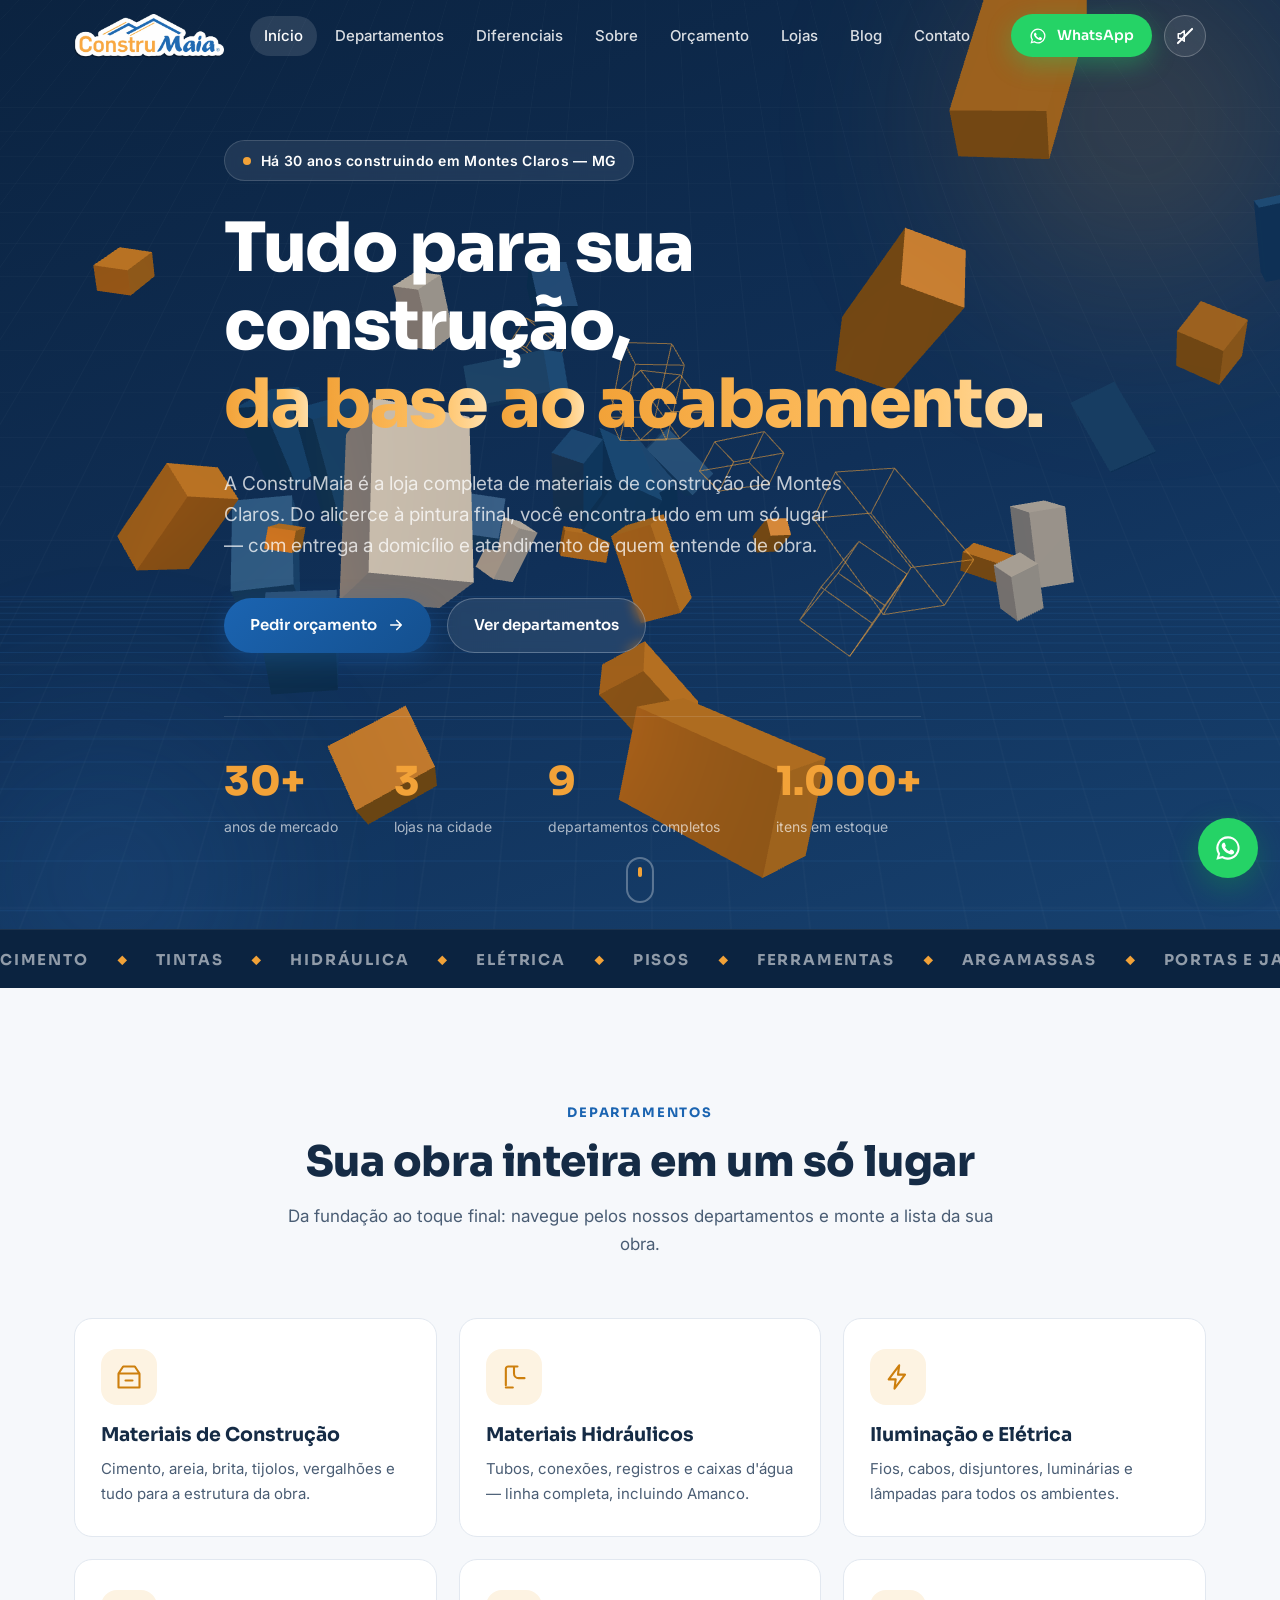
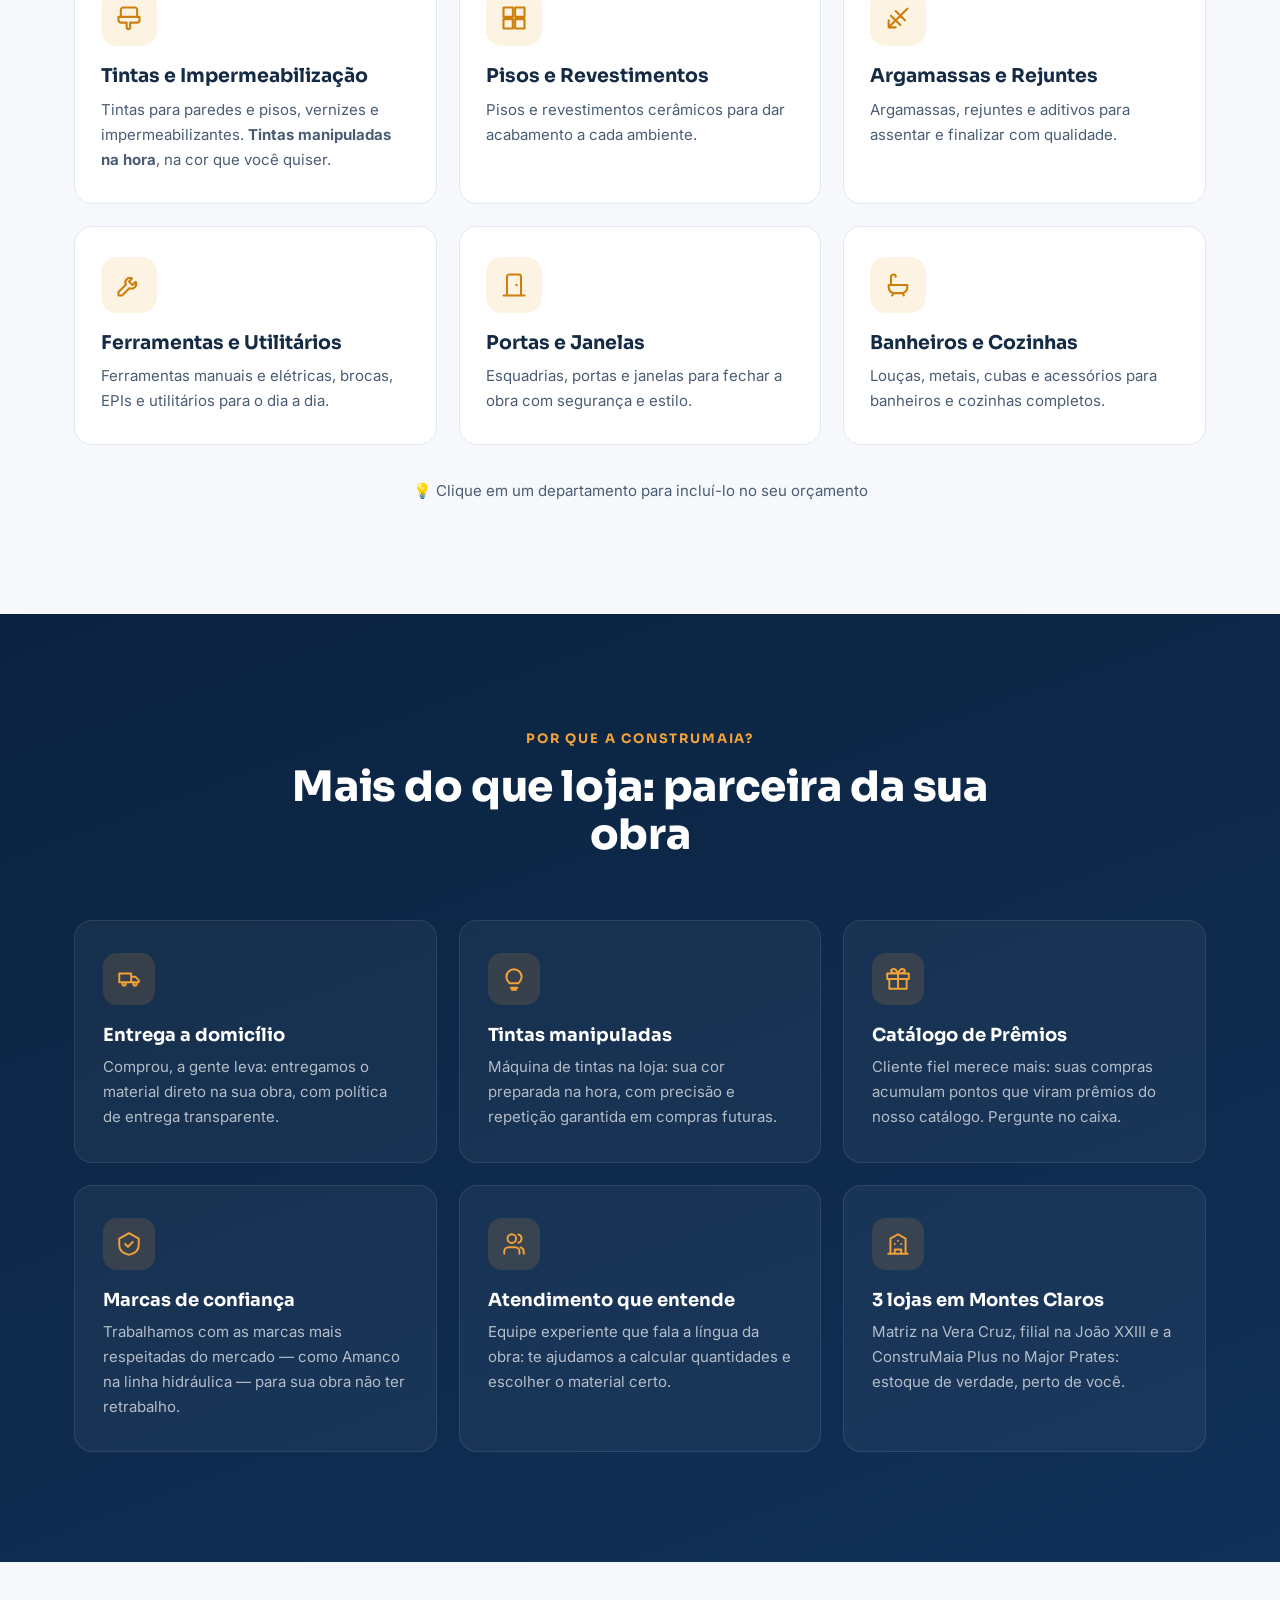
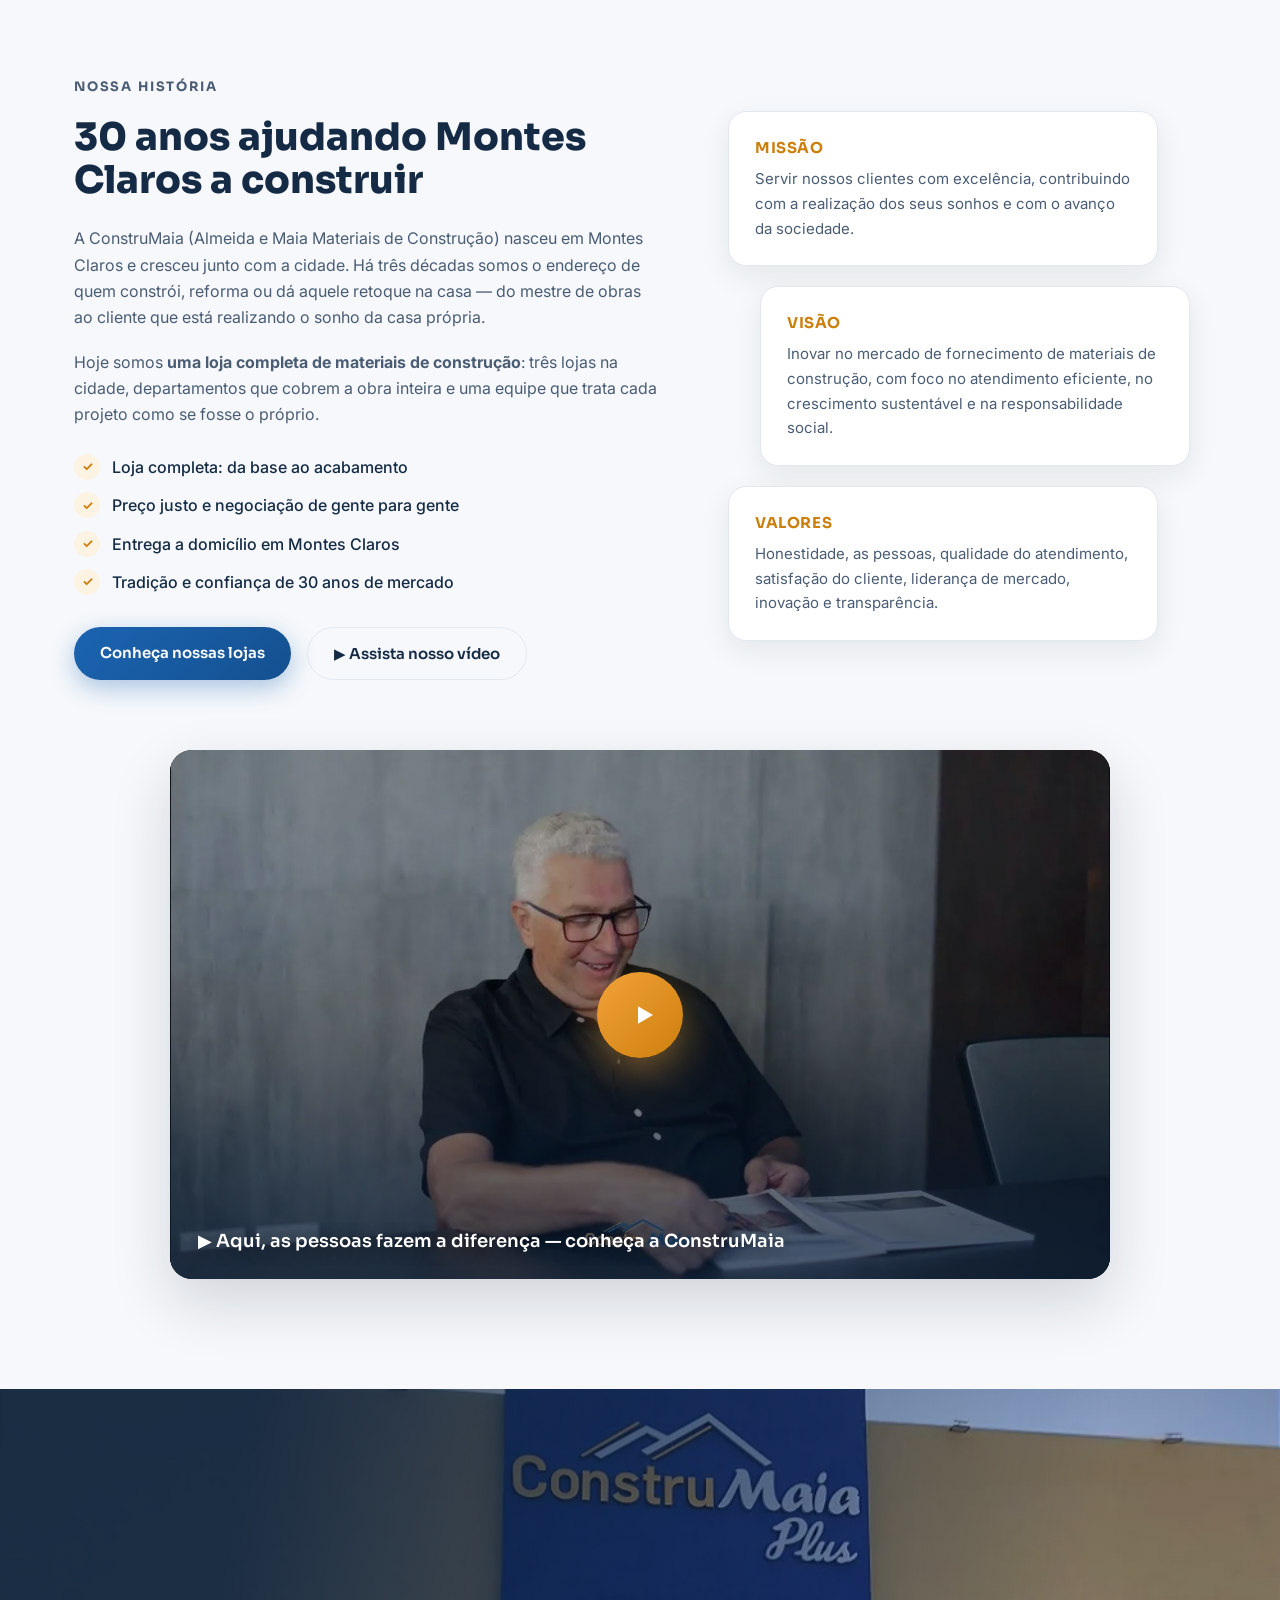
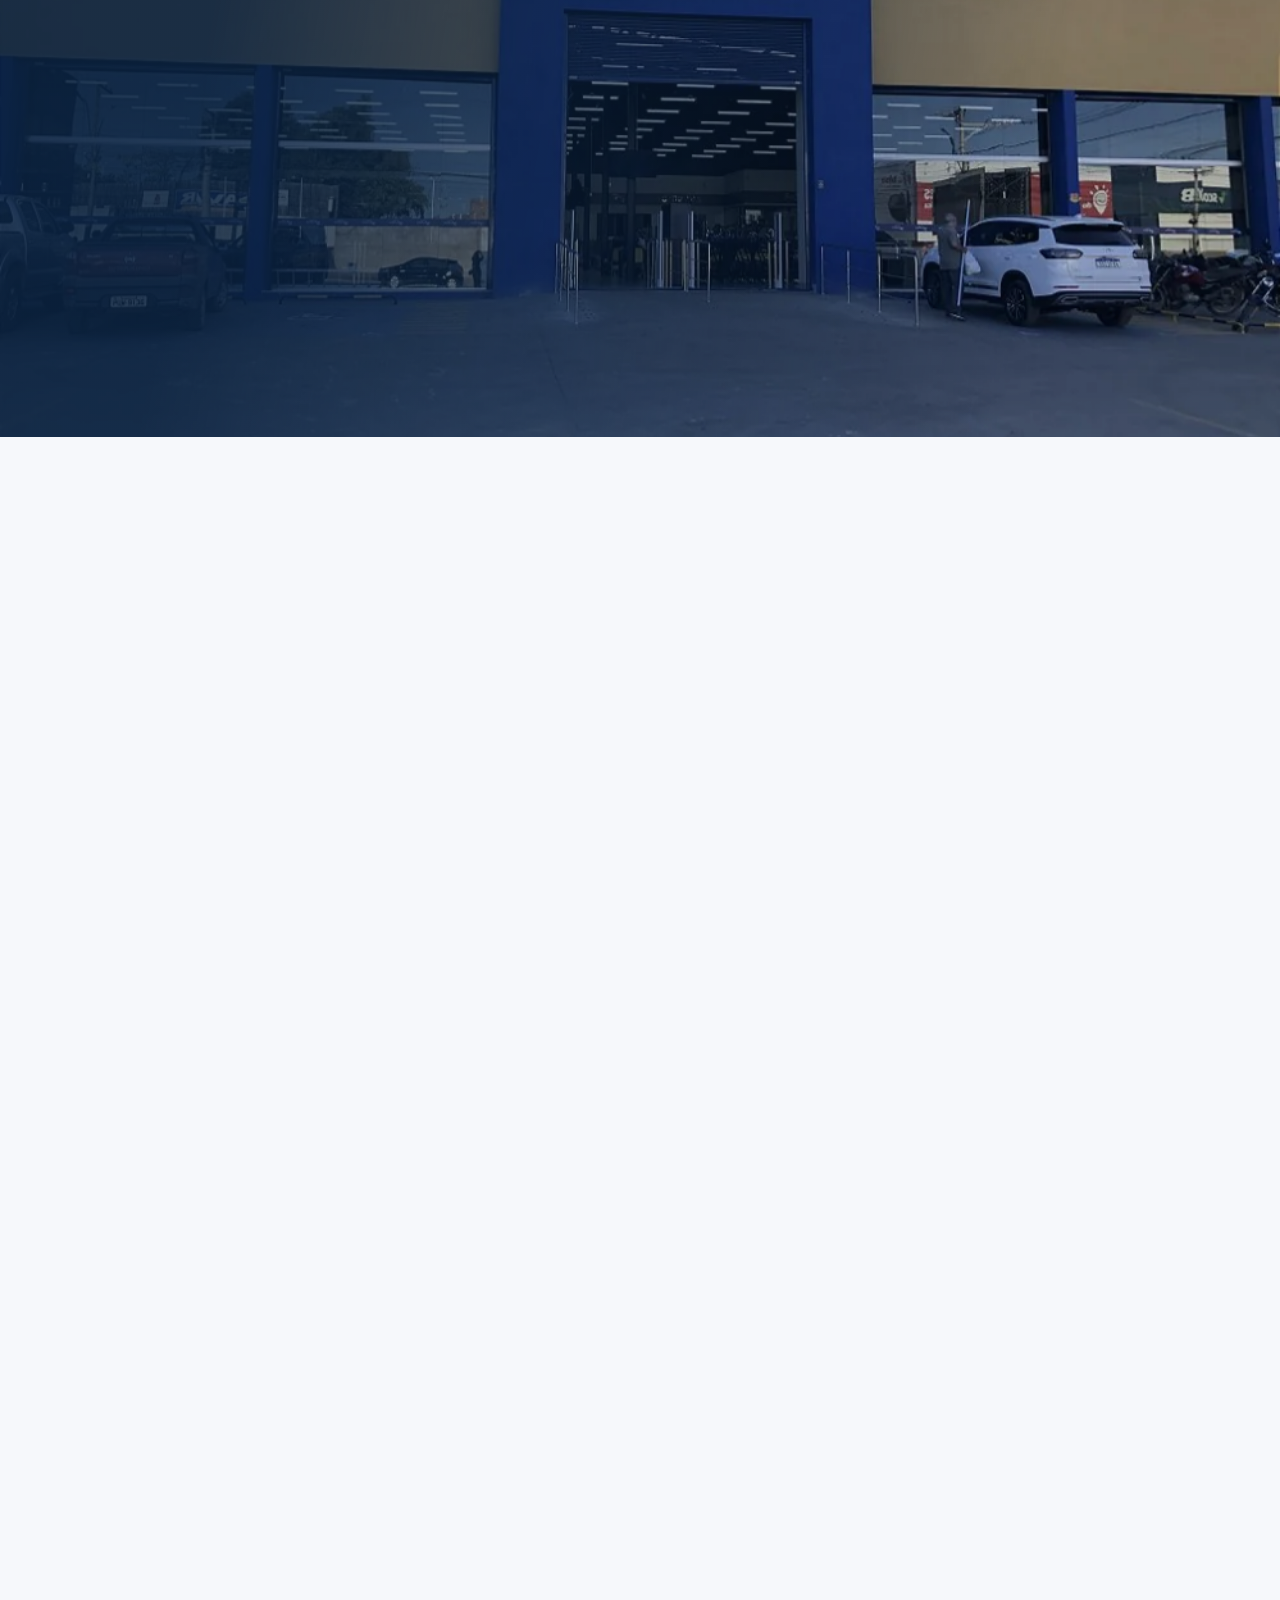
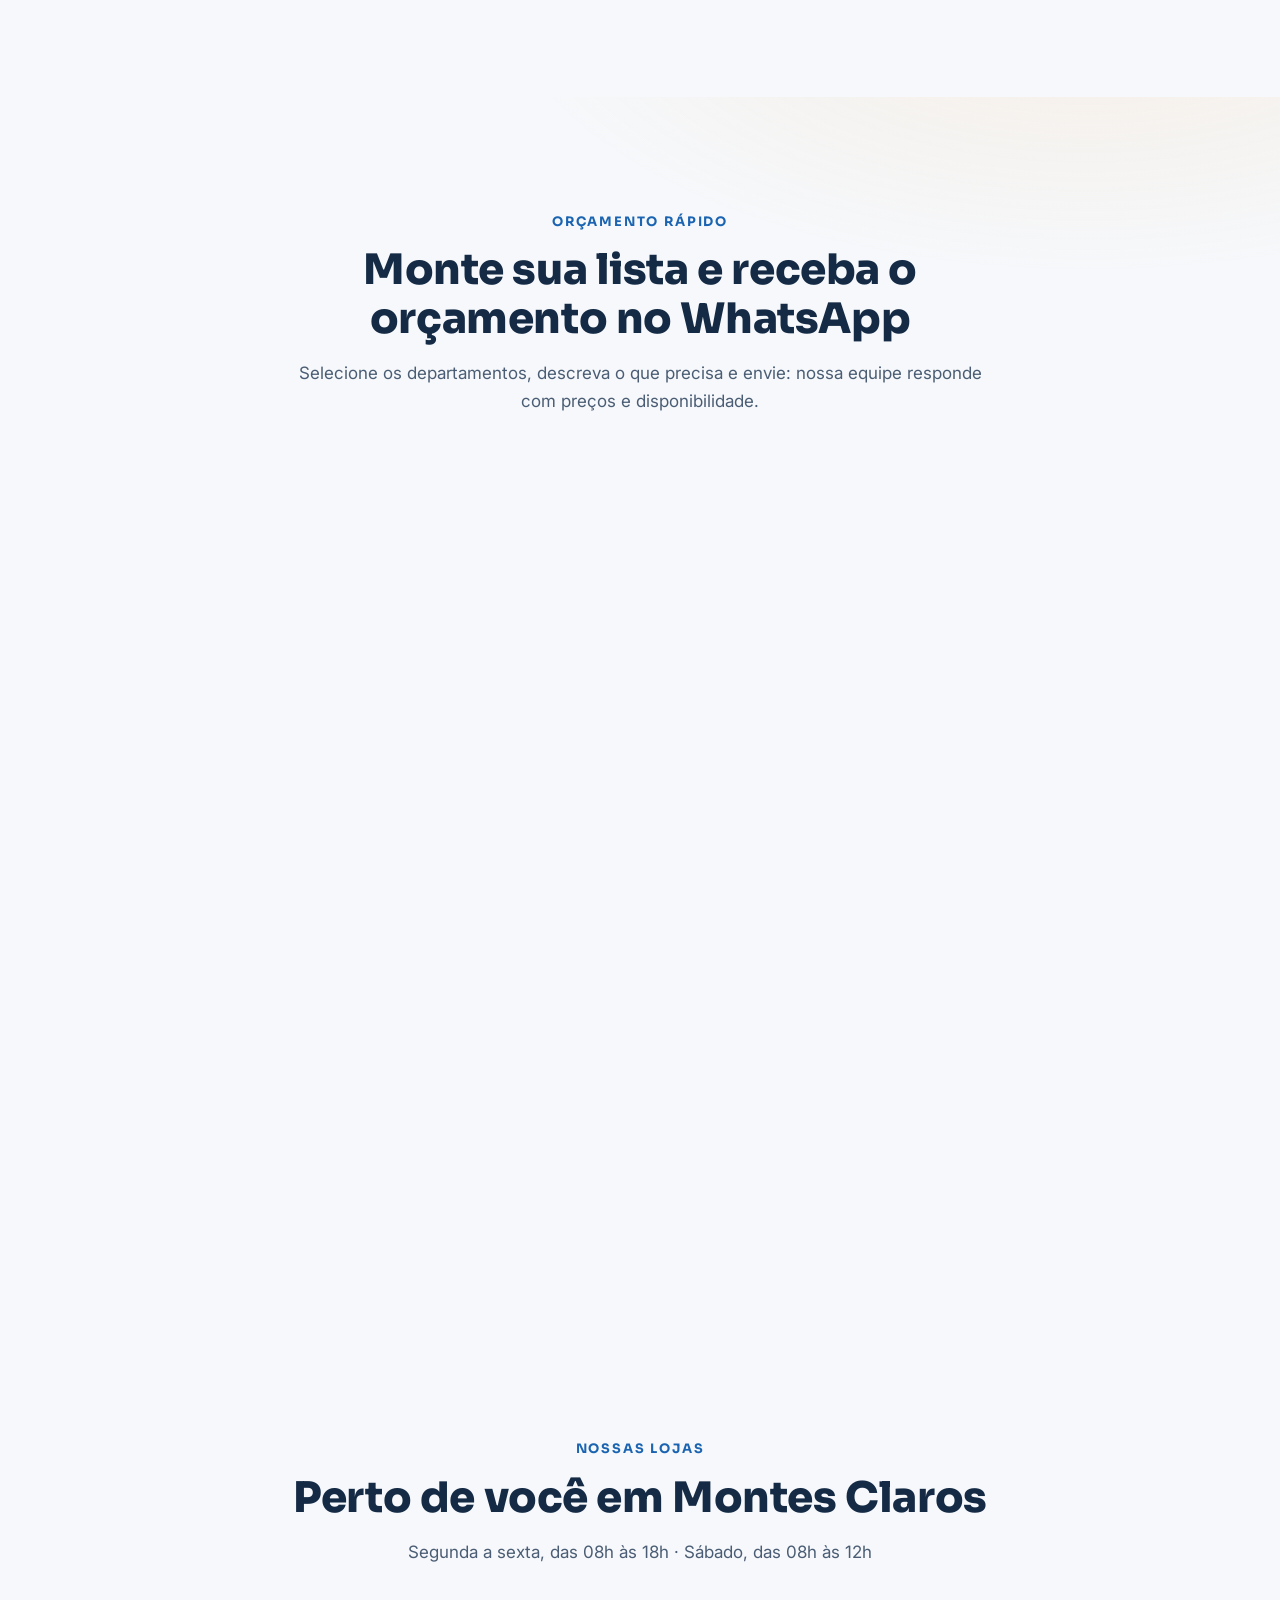
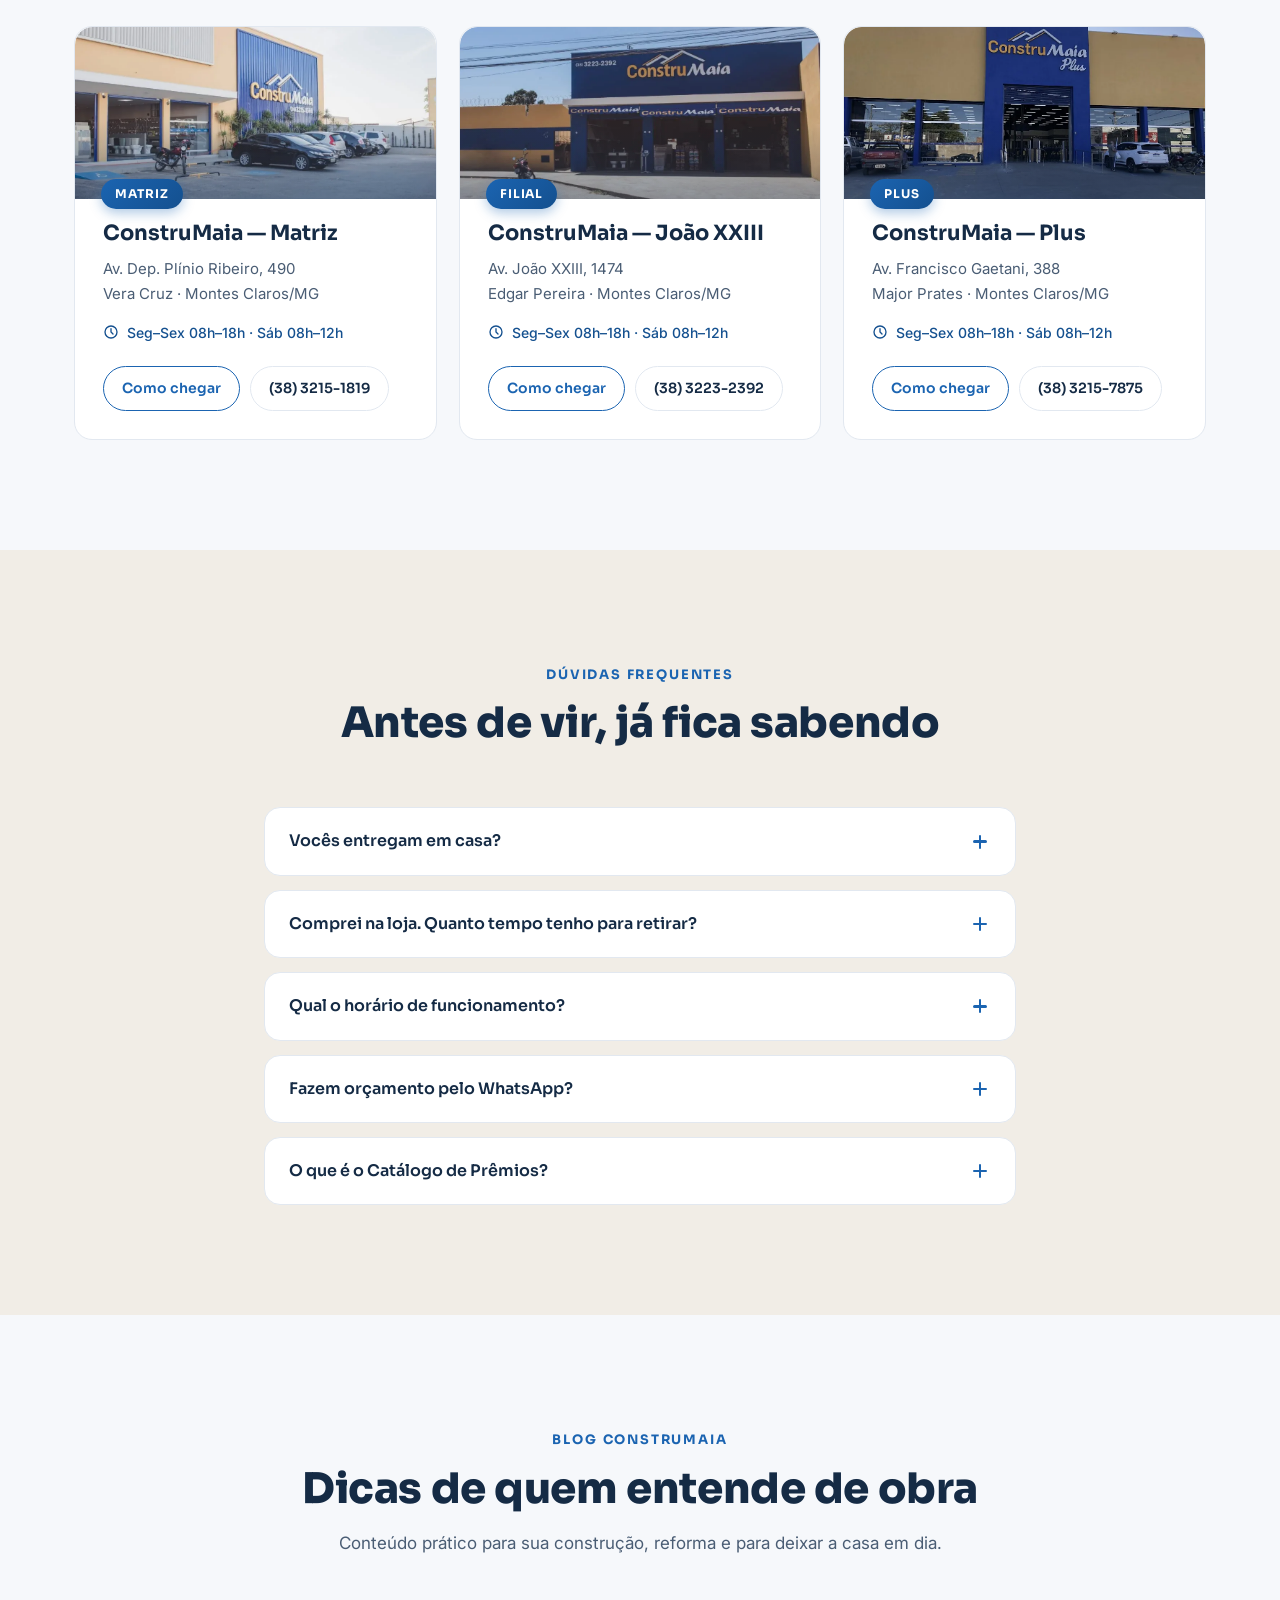
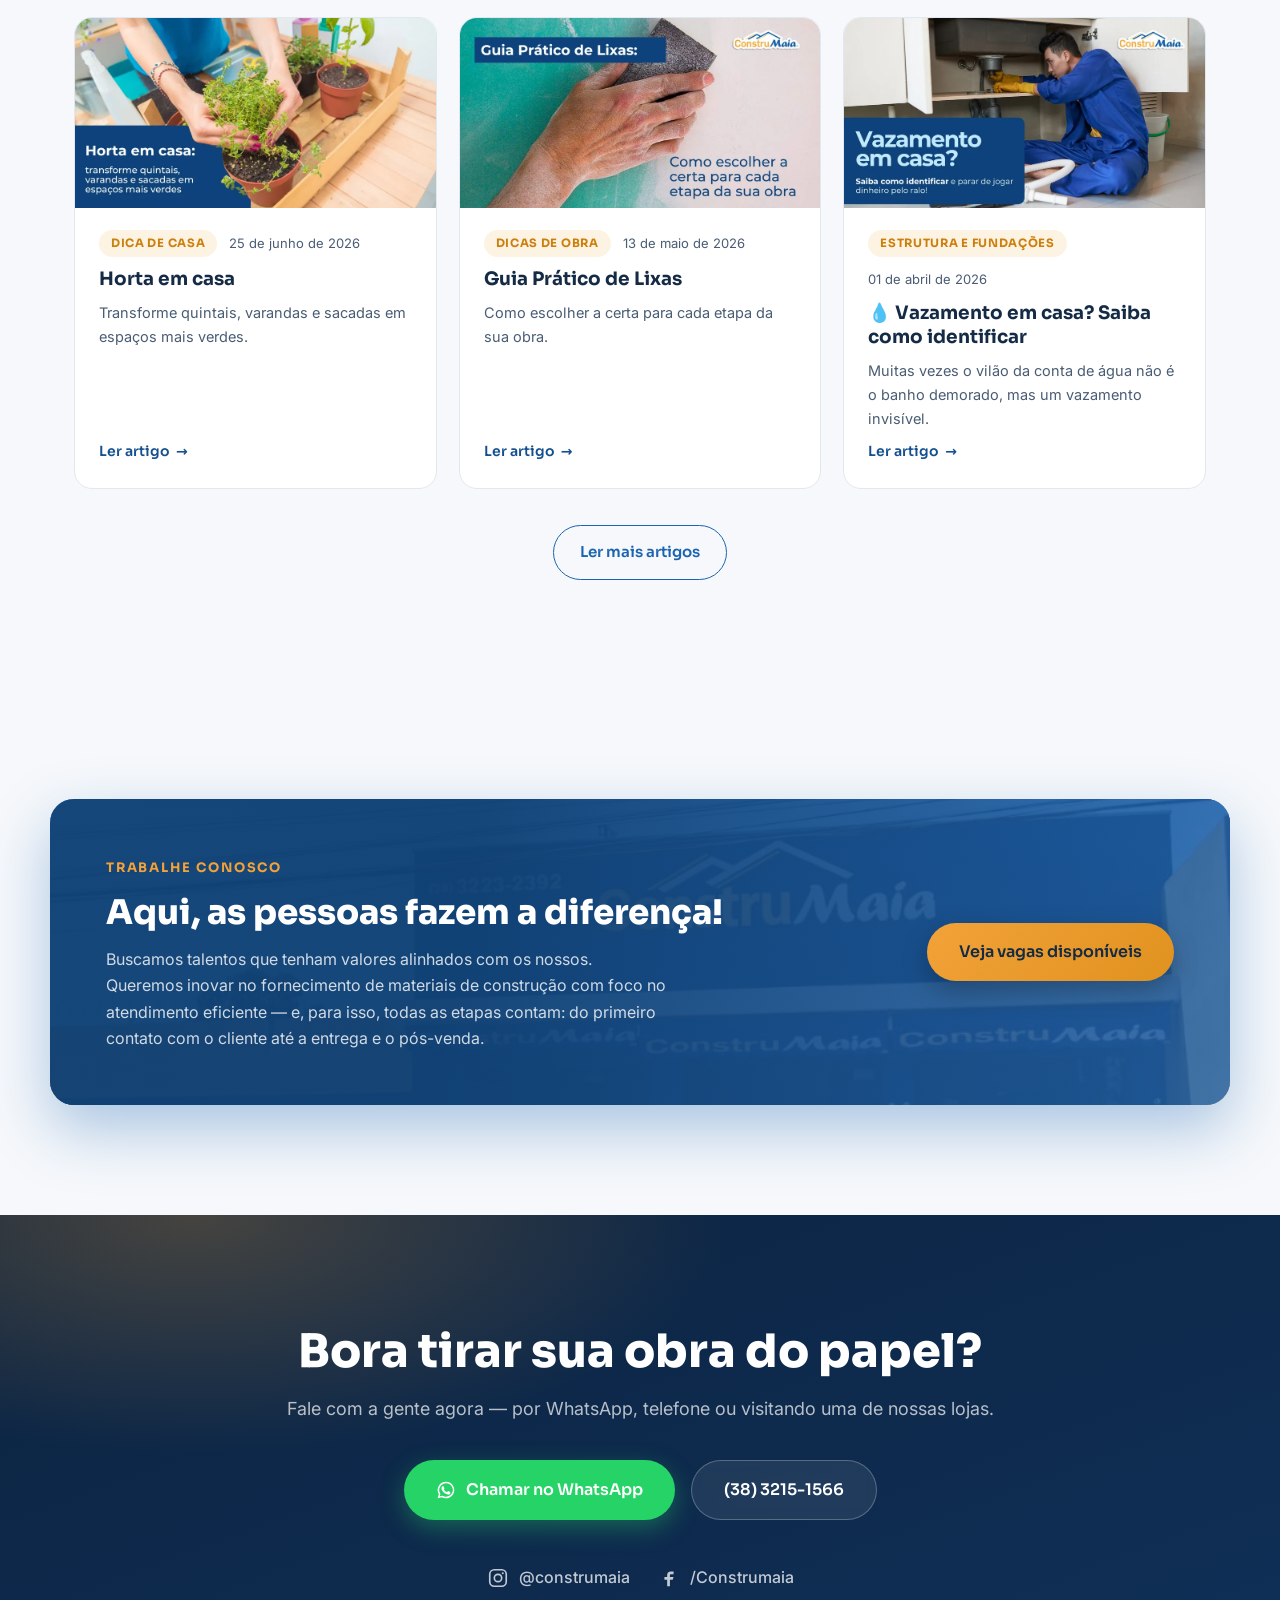
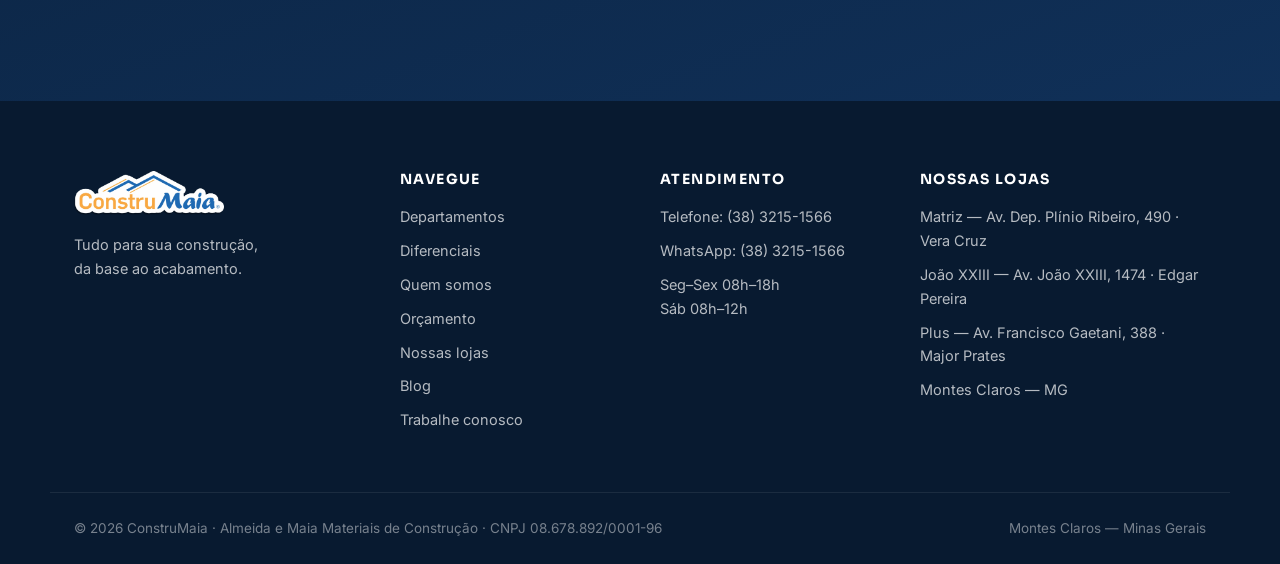
<file: index.html>
<!DOCTYPE html>
<html lang="pt-BR">
<head>
  <meta charset="UTF-8">
  <meta name="viewport" content="width=device-width, initial-scale=1.0">
  <title>ConstruMaia — Tudo para sua construção, da base ao acabamento</title>
  <meta name="description" content="Há 30 anos em Montes Claros/MG. Materiais de construção, hidráulica, elétrica, tintas, pisos, ferramentas e muito mais. Entrega a domicílio e atendimento pelo WhatsApp.">
  <meta property="og:title" content="ConstruMaia — Materiais de Construção em Montes Claros">
  <meta property="og:description" content="Tudo para sua construção, da base ao acabamento. Há 30 anos construindo com você.">
  <meta property="og:type" content="website">
  <link rel="preconnect" href="https://fonts.googleapis.com">
  <link rel="preconnect" href="https://fonts.gstatic.com" crossorigin>
  <link href="https://fonts.googleapis.com/css2?family=Sora:wght@500;600;700;800&family=Inter:wght@400;500;600;700&display=swap" rel="stylesheet">
  <link rel="icon" type="image/svg+xml" href="assets/img/favicon.svg">
  <link rel="stylesheet" href="assets/css/site.css">
</head>
<body>

  <div class="scroll-progress" aria-hidden="true"><span id="scrollBar"></span></div>

  <!-- ============ HEADER ============ -->
  <header class="header" id="header">
    <div class="container header-inner">
      <a href="#inicio" class="logo" aria-label="ConstruMaia — início">
        <img src="assets/img/logo.webp" alt="ConstruMaia" height="44">
      </a>
      <nav class="nav" id="nav" aria-label="Navegação principal">
        <a href="#inicio" class="nav-link is-active">Início</a>
        <a href="#departamentos" class="nav-link">Departamentos</a>
        <a href="#diferenciais" class="nav-link">Diferenciais</a>
        <a href="#sobre" class="nav-link">Sobre</a>
        <a href="#orcamento" class="nav-link">Orçamento</a>
        <a href="#lojas" class="nav-link">Lojas</a>
        <a href="#blog" class="nav-link">Blog</a>
        <a href="#contato" class="nav-link">Contato</a>
      </nav>
      <div class="header-actions">
        <a class="btn btn-whats btn-sm" href="https://wa.me/553832151566?text=Ol%C3%A1!%20Vim%20pelo%20site%20da%20ConstruMaia%20e%20gostaria%20de%20um%20or%C3%A7amento." target="_blank" rel="noopener">
          <svg viewBox="0 0 24 24" width="18" height="18" fill="currentColor" aria-hidden="true"><path d="M12 2a10 10 0 0 0-8.6 15.1L2 22l5-1.3A10 10 0 1 0 12 2zm0 18.2a8.2 8.2 0 0 1-4.2-1.2l-.3-.2-3 .8.8-2.9-.2-.3A8.2 8.2 0 1 1 12 20.2zm4.5-6.1c-.2-.1-1.5-.7-1.7-.8-.2-.1-.4-.1-.6.1-.2.2-.6.8-.8 1-.1.2-.3.2-.5.1a6.7 6.7 0 0 1-3.3-2.9c-.3-.4 0-.5.1-.7l.4-.5c.1-.2.1-.3 0-.5-.1-.1-.6-1.4-.8-1.9-.2-.5-.4-.4-.6-.4h-.5c-.2 0-.5.1-.7.3-.2.3-.9.9-.9 2.2s.9 2.5 1.1 2.7c.1.2 1.9 2.9 4.6 4 .6.3 1.1.4 1.5.6.6.2 1.2.2 1.6.1.5-.1 1.5-.6 1.7-1.2.2-.6.2-1.1.1-1.2-.1-.1-.2-.2-.4-.3z"/></svg>
          <span>WhatsApp</span>
        </a>
        <button class="sound-toggle" id="soundToggle" aria-pressed="false" aria-label="Ativar sons do site" title="Sons do site">
          <svg viewBox="0 0 24 24" width="18" height="18" fill="none" stroke="currentColor" stroke-width="2" stroke-linecap="round" stroke-linejoin="round" aria-hidden="true"><path d="M11 5 6 9H3v6h3l5 4V5z"/><path class="wave w1" d="M15.5 9.5a4 4 0 0 1 0 5"/><path class="wave w2" d="M18 7a8 8 0 0 1 0 10"/></svg>
        </button>
        <button class="menu-toggle" id="menuToggle" aria-label="Abrir menu" aria-expanded="false">
          <span></span><span></span><span></span>
        </button>
      </div>
    </div>
  </header>

  <main>

    <!-- ============ HERO ============ -->
    <section class="hero" id="inicio">
      <div class="hero-bg" aria-hidden="true">
        <div class="hero-grid"></div>
        <div class="hero-glow hero-glow-1"></div>
        <div class="hero-glow hero-glow-2"></div>
        <canvas id="heroCanvas"></canvas>
      </div>
      <div class="container hero-inner">
        <p class="hero-badge reveal"><span class="dot"></span> Há 30 anos construindo em Montes Claros — MG</p>
        <h1 class="hero-title reveal">Tudo para sua construção,<br><span class="grad">da base ao acabamento.</span></h1>
        <p class="hero-sub reveal">A ConstruMaia é a loja completa de materiais de construção de Montes Claros. Do alicerce à pintura final, você encontra tudo em um só lugar — com entrega a domicílio e atendimento de quem entende de obra.</p>
        <div class="hero-ctas reveal">
          <a href="#orcamento" class="btn btn-primary">Pedir orçamento
            <svg viewBox="0 0 24 24" width="18" height="18" fill="none" stroke="currentColor" stroke-width="2.2" stroke-linecap="round" stroke-linejoin="round" aria-hidden="true"><path d="M5 12h14M13 6l6 6-6 6"/></svg>
          </a>
          <a href="#departamentos" class="btn btn-ghost">Ver departamentos</a>
        </div>
        <div class="hero-stats reveal">
          <div class="stat"><strong><span class="counter" data-target="30">0</span>+</strong><span>anos de mercado</span></div>
          <div class="stat"><strong><span class="counter" data-target="3">0</span></strong><span>lojas na cidade</span></div>
          <div class="stat"><strong><span class="counter" data-target="9">0</span></strong><span>departamentos completos</span></div>
          <div class="stat"><strong><span class="counter" data-target="1000">0</span>+</strong><span>itens em estoque</span></div>
        </div>
      </div>
      <a href="#departamentos" class="hero-scroll" aria-label="Rolar para departamentos"><span></span></a>
    </section>

    <!-- ============ MARQUEE ============ -->
    <div class="marquee" aria-hidden="true">
      <div class="marquee-track">
        <span>Cimento</span><i>◆</i><span>Tintas</span><i>◆</i><span>Hidráulica</span><i>◆</i><span>Elétrica</span><i>◆</i><span>Pisos</span><i>◆</i><span>Ferramentas</span><i>◆</i><span>Argamassas</span><i>◆</i><span>Portas e Janelas</span><i>◆</i><span>Banheiros</span><i>◆</i>
        <span>Cimento</span><i>◆</i><span>Tintas</span><i>◆</i><span>Hidráulica</span><i>◆</i><span>Elétrica</span><i>◆</i><span>Pisos</span><i>◆</i><span>Ferramentas</span><i>◆</i><span>Argamassas</span><i>◆</i><span>Portas e Janelas</span><i>◆</i><span>Banheiros</span><i>◆</i>
      </div>
    </div>

    <!-- ============ DEPARTAMENTOS ============ -->
    <section class="section" id="departamentos">
      <div class="container">
        <div class="section-head reveal">
          <p class="kicker">Departamentos</p>
          <h2>Sua obra inteira em um só lugar</h2>
          <p class="section-sub">Da fundação ao toque final: navegue pelos nossos departamentos e monte a lista da sua obra.</p>
        </div>
        <div class="cards-grid">
          <article class="dep-card reveal" data-dep="Materiais de Construção" tabindex="0">
            <div class="dep-icon"><svg viewBox="0 0 24 24" fill="none" stroke="currentColor" stroke-width="1.8" stroke-linecap="round" stroke-linejoin="round"><path d="M3 9h18v12H3zM3 9l4-6h10l4 6M9 15h6"/></svg></div>
            <h3>Materiais de Construção</h3>
            <p>Cimento, areia, brita, tijolos, vergalhões e tudo para a estrutura da obra.</p>
          </article>
          <article class="dep-card reveal" data-dep="Materiais Hidráulicos" tabindex="0">
            <div class="dep-icon"><svg viewBox="0 0 24 24" fill="none" stroke="currentColor" stroke-width="1.8" stroke-linecap="round" stroke-linejoin="round"><path d="M12 3v6a4 4 0 0 0 4 4h5M12 3H7a2 2 0 0 0-2 2v14M12 3h3M5 21h6"/></svg></div>
            <h3>Materiais Hidráulicos</h3>
            <p>Tubos, conexões, registros e caixas d'água — linha completa, incluindo Amanco.</p>
          </article>
          <article class="dep-card reveal" data-dep="Iluminação e Elétrica" tabindex="0">
            <div class="dep-icon"><svg viewBox="0 0 24 24" fill="none" stroke="currentColor" stroke-width="1.8" stroke-linecap="round" stroke-linejoin="round"><path d="M13 2 4 14h6l-1 8 9-12h-6l1-8z"/></svg></div>
            <h3>Iluminação e Elétrica</h3>
            <p>Fios, cabos, disjuntores, luminárias e lâmpadas para todos os ambientes.</p>
          </article>
          <article class="dep-card reveal" data-dep="Tintas e Impermeabilização" tabindex="0">
            <div class="dep-icon"><svg viewBox="0 0 24 24" fill="none" stroke="currentColor" stroke-width="1.8" stroke-linecap="round" stroke-linejoin="round"><path d="M19 11V5a2 2 0 0 0-2-2H7a2 2 0 0 0-2 2v6M3 11h18v3a2 2 0 0 1-2 2h-6v4a1.5 1.5 0 1 1-3 0v-4H5a2 2 0 0 1-2-2v-3z"/></svg></div>
            <h3>Tintas e Impermeabilização</h3>
            <p>Tintas para paredes e pisos, vernizes e impermeabilizantes. <strong>Tintas manipuladas na hora</strong>, na cor que você quiser.</p>
          </article>
          <article class="dep-card reveal" data-dep="Pisos e Revestimentos" tabindex="0">
            <div class="dep-icon"><svg viewBox="0 0 24 24" fill="none" stroke="currentColor" stroke-width="1.8" stroke-linecap="round" stroke-linejoin="round"><path d="M3 3h8v8H3zM13 3h8v8h-8zM3 13h8v8H3zM13 13h8v8h-8z"/></svg></div>
            <h3>Pisos e Revestimentos</h3>
            <p>Pisos e revestimentos cerâmicos para dar acabamento a cada ambiente.</p>
          </article>
          <article class="dep-card reveal" data-dep="Argamassas e Rejuntes" tabindex="0">
            <div class="dep-icon"><svg viewBox="0 0 24 24" fill="none" stroke="currentColor" stroke-width="1.8" stroke-linecap="round" stroke-linejoin="round"><path d="M4 20 20 4M6 10l8 8M10 6l8 8M4 20h6M4 20v-6"/></svg></div>
            <h3>Argamassas e Rejuntes</h3>
            <p>Argamassas, rejuntes e aditivos para assentar e finalizar com qualidade.</p>
          </article>
          <article class="dep-card reveal" data-dep="Ferramentas e Utilitários" tabindex="0">
            <div class="dep-icon"><svg viewBox="0 0 24 24" fill="none" stroke="currentColor" stroke-width="1.8" stroke-linecap="round" stroke-linejoin="round"><path d="M14.7 6.3a4 4 0 0 0-5.4 5.4L3 18v3h3l6.3-6.3a4 4 0 0 0 5.4-5.4L15 12l-3-3 2.7-2.7z"/></svg></div>
            <h3>Ferramentas e Utilitários</h3>
            <p>Ferramentas manuais e elétricas, brocas, EPIs e utilitários para o dia a dia.</p>
          </article>
          <article class="dep-card reveal" data-dep="Portas e Janelas" tabindex="0">
            <div class="dep-icon"><svg viewBox="0 0 24 24" fill="none" stroke="currentColor" stroke-width="1.8" stroke-linecap="round" stroke-linejoin="round"><path d="M6 21V5a2 2 0 0 1 2-2h8a2 2 0 0 1 2 2v16M3 21h18M14 12h.5"/></svg></div>
            <h3>Portas e Janelas</h3>
            <p>Esquadrias, portas e janelas para fechar a obra com segurança e estilo.</p>
          </article>
          <article class="dep-card reveal" data-dep="Banheiros e Cozinhas" tabindex="0">
            <div class="dep-icon"><svg viewBox="0 0 24 24" fill="none" stroke="currentColor" stroke-width="1.8" stroke-linecap="round" stroke-linejoin="round"><path d="M4 12h16v2a5 5 0 0 1-5 5H9a5 5 0 0 1-5-5v-2zM6 12V5a2 2 0 0 1 4 0M8 19l-1 2M16 19l1 2"/></svg></div>
            <h3>Banheiros e Cozinhas</h3>
            <p>Louças, metais, cubas e acessórios para banheiros e cozinhas completos.</p>
          </article>
        </div>
        <p class="cards-hint reveal">💡 Clique em um departamento para incluí-lo no seu orçamento</p>
      </div>
    </section>

    <!-- ============ DIFERENCIAIS ============ -->
    <section class="section section-dark section-fx" id="diferenciais">
      <canvas class="fx-canvas" id="fxDiferenciais" aria-hidden="true"></canvas>
      <div class="container">
        <div class="section-head reveal">
          <p class="kicker">Por que a ConstruMaia?</p>
          <h2>Mais do que loja: parceira da sua obra</h2>
        </div>
        <div class="feat-grid">
          <div class="feat reveal">
            <div class="feat-icon"><svg viewBox="0 0 24 24" fill="none" stroke="currentColor" stroke-width="1.8" stroke-linecap="round" stroke-linejoin="round"><path d="M3 7h11v8H3zM14 10h4l3 3v2h-7M7.5 18a1.5 1.5 0 1 0 0-3 1.5 1.5 0 0 0 0 3zM17.5 18a1.5 1.5 0 1 0 0-3 1.5 1.5 0 0 0 0 3z"/></svg></div>
            <h3>Entrega a domicílio</h3>
            <p>Comprou, a gente leva: entregamos o material direto na sua obra, com política de entrega transparente.</p>
          </div>
          <div class="feat reveal">
            <div class="feat-icon"><svg viewBox="0 0 24 24" fill="none" stroke="currentColor" stroke-width="1.8" stroke-linecap="round" stroke-linejoin="round"><path d="M12 3a7 7 0 0 0-7 7c0 3 2 5 3 6h8c1-1 3-3 3-6a7 7 0 0 0-7-7zM9 20h6M10 22h4"/></svg></div>
            <h3>Tintas manipuladas</h3>
            <p>Máquina de tintas na loja: sua cor preparada na hora, com precisão e repetição garantida em compras futuras.</p>
          </div>
          <div class="feat reveal">
            <div class="feat-icon"><svg viewBox="0 0 24 24" fill="none" stroke="currentColor" stroke-width="1.8" stroke-linecap="round" stroke-linejoin="round"><path d="M20 12v9H4v-9M2 7h20v5H2zM12 21V7M12 7s-2-5-5-4-1 4 5 4zM12 7s2-5 5-4 1 4-5 4z"/></svg></div>
            <h3>Catálogo de Prêmios</h3>
            <p>Cliente fiel merece mais: suas compras acumulam pontos que viram prêmios do nosso catálogo. Pergunte no caixa.</p>
          </div>
          <div class="feat reveal">
            <div class="feat-icon"><svg viewBox="0 0 24 24" fill="none" stroke="currentColor" stroke-width="1.8" stroke-linecap="round" stroke-linejoin="round"><path d="M12 2 3 7v6c0 5 4 8 9 9 5-1 9-4 9-9V7l-9-5zM8.5 12l2.5 2.5 4.5-4.5"/></svg></div>
            <h3>Marcas de confiança</h3>
            <p>Trabalhamos com as marcas mais respeitadas do mercado — como Amanco na linha hidráulica — para sua obra não ter retrabalho.</p>
          </div>
          <div class="feat reveal">
            <div class="feat-icon"><svg viewBox="0 0 24 24" fill="none" stroke="currentColor" stroke-width="1.8" stroke-linecap="round" stroke-linejoin="round"><path d="M17 21v-2a4 4 0 0 0-4-4H7a4 4 0 0 0-4 4v2M10 11a4 4 0 1 0 0-8 4 4 0 0 0 0 8zM21 21v-2a4 4 0 0 0-3-3.87M16 3.13a4 4 0 0 1 0 7.75"/></svg></div>
            <h3>Atendimento que entende</h3>
            <p>Equipe experiente que fala a língua da obra: te ajudamos a calcular quantidades e escolher o material certo.</p>
          </div>
          <div class="feat reveal">
            <div class="feat-icon"><svg viewBox="0 0 24 24" fill="none" stroke="currentColor" stroke-width="1.8" stroke-linecap="round" stroke-linejoin="round"><path d="M3 21h18M5 21V7l7-4 7 4v14M9 21v-4h6v4M9 12h.01M15 12h.01M12 9h.01"/></svg></div>
            <h3>3 lojas em Montes Claros</h3>
            <p>Matriz na Vera Cruz, filial na João XXIII e a ConstruMaia Plus no Major Prates: estoque de verdade, perto de você.</p>
          </div>
        </div>
      </div>
    </section>

    <!-- ============ SOBRE ============ -->
    <section class="section" id="sobre">
      <div class="container about-grid">
        <div class="about-text reveal">
          <p class="kicker">Nossa história</p>
          <h2>30 anos ajudando Montes Claros a construir</h2>
          <p>A ConstruMaia (Almeida e Maia Materiais de Construção) nasceu em Montes Claros e cresceu junto com a cidade. Há três décadas somos o endereço de quem constrói, reforma ou dá aquele retoque na casa — do mestre de obras ao cliente que está realizando o sonho da casa própria.</p>
          <p>Hoje somos <strong>uma loja completa de materiais de construção</strong>: três lojas na cidade, departamentos que cobrem a obra inteira e uma equipe que trata cada projeto como se fosse o próprio.</p>
          <ul class="about-list">
            <li><span>✓</span> Loja completa: da base ao acabamento</li>
            <li><span>✓</span> Preço justo e negociação de gente para gente</li>
            <li><span>✓</span> Entrega a domicílio em Montes Claros</li>
            <li><span>✓</span> Tradição e confiança de 30 anos de mercado</li>
          </ul>
          <div class="hero-ctas" style="margin: 0;">
            <a href="#lojas" class="btn btn-primary">Conheça nossas lojas</a>
            <button type="button" class="btn btn-ghost-dark" id="openVideo">▶ Assista nosso vídeo</button>
          </div>
        </div>
        <div class="about-visual reveal">
          <div class="about-card ac-1"><strong>Missão</strong><p>Servir nossos clientes com excelência, contribuindo com a realização dos seus sonhos e com o avanço da sociedade.</p></div>
          <div class="about-card ac-2"><strong>Visão</strong><p>Inovar no mercado de fornecimento de materiais de construção, com foco no atendimento eficiente, no crescimento sustentável e na responsabilidade social.</p></div>
          <div class="about-card ac-3"><strong>Valores</strong><p>Honestidade, as pessoas, qualidade do atendimento, satisfação do cliente, liderança de mercado, inovação e transparência.</p></div>
        </div>
      </div>
      <!-- vídeo institucional incorporado (toca aqui mesmo) -->
      <div class="container video-wrap reveal">
        <div class="video-player" id="videoPlayer">
          <img src="assets/img/video-capa.webp" alt="Capa do vídeo institucional da ConstruMaia" loading="lazy">
          <div class="video-shade" aria-hidden="true"></div>
          <button type="button" class="video-play" id="playVideo" aria-label="Assistir o vídeo institucional da ConstruMaia">
            <svg viewBox="0 0 24 24" width="30" height="30" fill="currentColor" aria-hidden="true"><path d="M8 5v14l12-7z"/></svg>
          </button>
          <span class="video-caption">▶ Aqui, as pessoas fazem a diferença — conheça a ConstruMaia</span>
        </div>
      </div>
    </section>

    <!-- ============ SHOWCASE (foto real com parallax) ============ -->
    <section class="showcase" aria-label="Fachada da ConstruMaia Plus">
      <div class="showcase-media">
        <img src="assets/img/loja-plus.webp" alt="Fachada da loja ConstruMaia Plus, no Major Prates" loading="lazy" id="showcaseImg">
      </div>
      <div class="showcase-overlay"></div>
      <div class="showcase-vignette" aria-hidden="true"></div>
      <div class="container showcase-content reveal">
        <p class="kicker">Loja de verdade</p>
        <h2>Estoque de verdade,<br>gente de verdade.</h2>
        <p>ConstruMaia Plus — Av. Francisco Gaetani, 388 · Major Prates</p>
        <p class="showcase-hint">↓ Continue rolando e entre na loja</p>
      </div>
      <div class="showcase-enter" aria-hidden="true">
        <h3>Bem-vindo à ConstruMaia! 👷</h3>
        <p>Seg–Sex 08h–18h · Sáb 08h–12h</p>
        <a href="#orcamento" class="btn btn-primary btn-lg">Começar meu orçamento</a>
      </div>
    </section>

    <!-- ============ ORÇAMENTO INTERATIVO ============ -->
    <section class="section section-accent" id="orcamento">
      <div class="container">
        <div class="section-head reveal">
          <p class="kicker">Orçamento rápido</p>
          <h2>Monte sua lista e receba o orçamento no WhatsApp</h2>
          <p class="section-sub">Selecione os departamentos, descreva o que precisa e envie: nossa equipe responde com preços e disponibilidade.</p>
        </div>
        <div class="quote-box reveal">
          <div class="quote-step">
            <span class="step-n">1</span>
            <div>
              <h3>O que sua obra precisa?</h3>
              <div class="chips" id="quoteChips">
                <button type="button" class="chip" data-value="Materiais de Construção">Materiais de Construção</button>
                <button type="button" class="chip" data-value="Materiais Hidráulicos">Hidráulica</button>
                <button type="button" class="chip" data-value="Iluminação e Elétrica">Elétrica</button>
                <button type="button" class="chip" data-value="Tintas e Impermeabilização">Tintas</button>
                <button type="button" class="chip" data-value="Pisos e Revestimentos">Pisos e Revestimentos</button>
                <button type="button" class="chip" data-value="Argamassas e Rejuntes">Argamassas e Rejuntes</button>
                <button type="button" class="chip" data-value="Ferramentas e Utilitários">Ferramentas</button>
                <button type="button" class="chip" data-value="Portas e Janelas">Portas e Janelas</button>
                <button type="button" class="chip" data-value="Banheiros e Cozinhas">Banheiros e Cozinhas</button>
              </div>
            </div>
          </div>
          <div class="quote-step">
            <span class="step-n">2</span>
            <div class="quote-fields">
              <h3>Detalhe seu pedido</h3>
              <input type="text" id="quoteName" placeholder="Seu nome" autocomplete="name">
              <textarea id="quoteMsg" rows="3" placeholder="Ex.: 20 sacos de cimento, 5 m³ de areia, 100 m de fio 2,5 mm…"></textarea>
            </div>
          </div>
          <div class="quote-step">
            <span class="step-n">3</span>
            <div>
              <h3>Envie e pronto</h3>
              <p class="quote-preview" id="quotePreview">Sua mensagem aparecerá aqui…</p>
              <a class="btn btn-whats btn-lg" id="quoteSend" href="https://wa.me/553832151566" target="_blank" rel="noopener">
                <svg viewBox="0 0 24 24" width="20" height="20" fill="currentColor" aria-hidden="true"><path d="M12 2a10 10 0 0 0-8.6 15.1L2 22l5-1.3A10 10 0 1 0 12 2zm0 18.2a8.2 8.2 0 0 1-4.2-1.2l-.3-.2-3 .8.8-2.9-.2-.3A8.2 8.2 0 1 1 12 20.2zm4.5-6.1c-.2-.1-1.5-.7-1.7-.8-.2-.1-.4-.1-.6.1-.2.2-.6.8-.8 1-.1.2-.3.2-.5.1a6.7 6.7 0 0 1-3.3-2.9c-.3-.4 0-.5.1-.7l.4-.5c.1-.2.1-.3 0-.5-.1-.1-.6-1.4-.8-1.9-.2-.5-.4-.4-.6-.4h-.5c-.2 0-.5.1-.7.3-.2.3-.9.9-.9 2.2s.9 2.5 1.1 2.7c.1.2 1.9 2.9 4.6 4 .6.3 1.1.4 1.5.6.6.2 1.2.2 1.6.1.5-.1 1.5-.6 1.7-1.2.2-.6.2-1.1.1-1.2-.1-.1-.2-.2-.4-.3z"/></svg>
                Enviar pelo WhatsApp
              </a>
              <p class="quote-alt">Prefere ligar? Central: <a href="tel:+553832151566">(38) 3215-1566</a> · Matriz: <a href="tel:+553832151819">(38) 3215-1819</a></p>
            </div>
          </div>
        </div>
      </div>
    </section>

    <!-- ============ LOJAS ============ -->
    <section class="section" id="lojas">
      <div class="container">
        <div class="section-head reveal">
          <p class="kicker">Nossas lojas</p>
          <h2>Perto de você em Montes Claros</h2>
          <p class="section-sub">Segunda a sexta, das 08h às 18h · Sábado, das 08h às 12h</p>
        </div>
        <div class="stores-grid">
          <article class="store-card has-photo reveal">
            <figure class="store-photo"><img src="assets/img/loja-matriz.webp" alt="Fachada da loja ConstruMaia" loading="lazy"></figure>
            <span class="store-tag">Matriz</span>
            <h3>ConstruMaia — Matriz</h3>
            <p class="store-addr">Av. Dep. Plínio Ribeiro, 490<br>Vera Cruz · Montes Claros/MG</p>
            <p class="store-hours"><svg viewBox="0 0 24 24" width="16" height="16" fill="none" stroke="currentColor" stroke-width="2" stroke-linecap="round"><circle cx="12" cy="12" r="9"/><path d="M12 7v5l3 3"/></svg> Seg–Sex 08h–18h · Sáb 08h–12h</p>
            <div class="store-actions">
              <a class="btn btn-outline btn-sm" href="https://www.google.com/maps/search/?api=1&query=ConstruMaia,+Av.+Deputado+Plinio+Ribeiro,+490,+Montes+Claros+-+MG" target="_blank" rel="noopener">Como chegar</a>
              <a class="btn btn-ghost-dark btn-sm" href="tel:+553832151819">(38) 3215-1819</a>
            </div>
          </article>
          <article class="store-card has-photo reveal">
            <figure class="store-photo"><img src="assets/img/loja-joao23.webp" alt="Fachada da loja ConstruMaia João XXIII" loading="lazy"></figure>
            <span class="store-tag">Filial</span>
            <h3>ConstruMaia — João XXIII</h3>
            <p class="store-addr">Av. João XXIII, 1474<br>Edgar Pereira · Montes Claros/MG</p>
            <p class="store-hours"><svg viewBox="0 0 24 24" width="16" height="16" fill="none" stroke="currentColor" stroke-width="2" stroke-linecap="round"><circle cx="12" cy="12" r="9"/><path d="M12 7v5l3 3"/></svg> Seg–Sex 08h–18h · Sáb 08h–12h</p>
            <div class="store-actions">
              <a class="btn btn-outline btn-sm" href="https://www.google.com/maps/search/?api=1&query=ConstruMaia,+Av.+Joao+XXIII,+1474,+Montes+Claros+-+MG" target="_blank" rel="noopener">Como chegar</a>
              <a class="btn btn-ghost-dark btn-sm" href="tel:+553832232392">(38) 3223-2392</a>
            </div>
          </article>
          <article class="store-card has-photo reveal">
            <figure class="store-photo"><img src="assets/img/loja-plus.webp" alt="Fachada da loja ConstruMaia Plus" loading="lazy"></figure>
            <span class="store-tag">Plus</span>
            <h3>ConstruMaia — Plus</h3>
            <p class="store-addr">Av. Francisco Gaetani, 388<br>Major Prates · Montes Claros/MG</p>
            <p class="store-hours"><svg viewBox="0 0 24 24" width="16" height="16" fill="none" stroke="currentColor" stroke-width="2" stroke-linecap="round"><circle cx="12" cy="12" r="9"/><path d="M12 7v5l3 3"/></svg> Seg–Sex 08h–18h · Sáb 08h–12h</p>
            <div class="store-actions">
              <a class="btn btn-outline btn-sm" href="https://www.google.com/maps/search/?api=1&query=ConstruMaia+Plus,+Av.+Francisco+Gaetani,+388,+Montes+Claros+-+MG" target="_blank" rel="noopener">Como chegar</a>
              <a class="btn btn-ghost-dark btn-sm" href="tel:+553832157875">(38) 3215-7875</a>
            </div>
          </article>
        </div>
      </div>
    </section>

    <!-- ============ FAQ ============ -->
    <section class="section section-soft" id="faq">
      <div class="container faq-wrap">
        <div class="section-head reveal">
          <p class="kicker">Dúvidas frequentes</p>
          <h2>Antes de vir, já fica sabendo</h2>
        </div>
        <div class="faq-list reveal">
          <details class="faq-item">
            <summary>Vocês entregam em casa?<span class="faq-plus" aria-hidden="true"></span></summary>
            <p>Sim! Temos entrega a domicílio em Montes Claros, com política de entregas transparente. Combine prazo e condições no caixa ou pelo WhatsApp na hora da compra.</p>
          </details>
          <details class="faq-item">
            <summary>Comprei na loja. Quanto tempo tenho para retirar?<span class="faq-plus" aria-hidden="true"></span></summary>
            <p>Compras feitas na loja devem ser retiradas em até <strong>30 dias</strong> a partir da data da compra. Depois desse prazo, consulte nossa equipe.</p>
          </details>
          <details class="faq-item">
            <summary>Qual o horário de funcionamento?<span class="faq-plus" aria-hidden="true"></span></summary>
            <p>De segunda a sexta, das <strong>08h às 18h</strong>, e aos sábados das <strong>08h às 12h</strong>.</p>
          </details>
          <details class="faq-item">
            <summary>Fazem orçamento pelo WhatsApp?<span class="faq-plus" aria-hidden="true"></span></summary>
            <p>Fazemos! Use o <a href="#orcamento">orçamento rápido</a> aqui do site: você monta a lista, envia pelo WhatsApp e nossa equipe responde com preços e disponibilidade.</p>
          </details>
          <details class="faq-item">
            <summary>O que é o Catálogo de Prêmios?<span class="faq-plus" aria-hidden="true"></span></summary>
            <p>É o nosso programa de fidelidade: suas compras acumulam pontos que podem ser trocados por prêmios do catálogo. Pergunte no caixa como participar.</p>
          </details>
        </div>
      </div>
    </section>

    <!-- ============ BLOG ============ -->
    <section class="section" id="blog">
      <div class="container">
        <div class="section-head reveal">
          <p class="kicker">Blog ConstruMaia</p>
          <h2>Dicas de quem entende de obra</h2>
          <p class="section-sub">Conteúdo prático para sua construção, reforma e para deixar a casa em dia.</p>
        </div>
        <div class="blog-grid">
          <article class="blog-card reveal">
            <a href="https://www.construmaia.com/artigo?id=16" target="_blank" rel="noopener">
              <figure class="blog-photo"><img src="assets/img/blog-1ce3db66.webp" alt="Horta caseira em vasos" loading="lazy"></figure>
              <div class="blog-body">
                <div class="blog-meta"><span class="blog-tag">Dica de casa</span><time datetime="2026-06-25">25 de junho de 2026</time></div>
                <h3>Horta em casa</h3>
                <p>Transforme quintais, varandas e sacadas em espaços mais verdes.</p>
                <span class="blog-more">Ler artigo <i>→</i></span>
              </div>
            </a>
          </article>
          <article class="blog-card reveal">
            <a href="https://www.construmaia.com/artigo?id=15" target="_blank" rel="noopener">
              <figure class="blog-photo"><img src="assets/img/blog-7558df0e.webp" alt="Lixas de diferentes granulações" loading="lazy"></figure>
              <div class="blog-body">
                <div class="blog-meta"><span class="blog-tag">Dicas de Obra</span><time datetime="2026-05-13">13 de maio de 2026</time></div>
                <h3>Guia Prático de Lixas</h3>
                <p>Como escolher a certa para cada etapa da sua obra.</p>
                <span class="blog-more">Ler artigo <i>→</i></span>
              </div>
            </a>
          </article>
          <article class="blog-card reveal">
            <a href="https://www.construmaia.com/artigo?id=14" target="_blank" rel="noopener">
              <figure class="blog-photo"><img src="assets/img/blog-6c768bd8.webp" alt="Vazamento de água em tubulação" loading="lazy"></figure>
              <div class="blog-body">
                <div class="blog-meta"><span class="blog-tag">Estrutura e Fundações</span><time datetime="2026-04-01">01 de abril de 2026</time></div>
                <h3>💧 Vazamento em casa? Saiba como identificar</h3>
                <p>Muitas vezes o vilão da conta de água não é o banho demorado, mas um vazamento invisível.</p>
                <span class="blog-more">Ler artigo <i>→</i></span>
              </div>
            </a>
          </article>
        </div>
        <p class="blog-all reveal"><a class="btn btn-outline" href="https://www.construmaia.com/blog" target="_blank" rel="noopener">Ler mais artigos</a></p>
      </div>
    </section>

    <!-- ============ TRABALHE CONOSCO ============ -->
    <section class="section" id="trabalhe">
      <div class="container work-strip reveal">
        <img class="work-bg" src="assets/img/loja-joao23.webp" alt="" loading="lazy" aria-hidden="true">
        <div class="work-text">
          <p class="kicker">Trabalhe Conosco</p>
          <h2>Aqui, as pessoas fazem a diferença!</h2>
          <p>Buscamos talentos que tenham valores alinhados com os nossos. Queremos inovar no fornecimento de materiais de construção com foco no atendimento eficiente — e, para isso, todas as etapas contam: do primeiro contato com o cliente até a entrega e o pós-venda.</p>
        </div>
        <a class="btn btn-primary btn-lg" href="https://wa.me/553832151566?text=Ol%C3%A1!%20Tenho%20interesse%20em%20trabalhar%20na%20ConstruMaia.%20Poderiam%20me%20informar%20sobre%20as%20vagas%20dispon%C3%ADveis%3F" target="_blank" rel="noopener">Veja vagas disponíveis</a>
      </div>
    </section>

    <!-- ============ CONTATO / CTA FINAL ============ -->
    <section class="section section-cta section-fx" id="contato">
      <canvas class="fx-canvas" id="fxContato" aria-hidden="true"></canvas>
      <div class="container cta-inner reveal">
        <h2>Bora tirar sua obra do papel?</h2>
        <p>Fale com a gente agora — por WhatsApp, telefone ou visitando uma de nossas lojas.</p>
        <div class="cta-actions">
          <a class="btn btn-whats btn-lg" href="https://wa.me/553832151566?text=Ol%C3%A1!%20Vim%20pelo%20site%20da%20ConstruMaia." target="_blank" rel="noopener">
            <svg viewBox="0 0 24 24" width="20" height="20" fill="currentColor" aria-hidden="true"><path d="M12 2a10 10 0 0 0-8.6 15.1L2 22l5-1.3A10 10 0 1 0 12 2zm0 18.2a8.2 8.2 0 0 1-4.2-1.2l-.3-.2-3 .8.8-2.9-.2-.3A8.2 8.2 0 1 1 12 20.2zm4.5-6.1c-.2-.1-1.5-.7-1.7-.8-.2-.1-.4-.1-.6.1-.2.2-.6.8-.8 1-.1.2-.3.2-.5.1a6.7 6.7 0 0 1-3.3-2.9c-.3-.4 0-.5.1-.7l.4-.5c.1-.2.1-.3 0-.5-.1-.1-.6-1.4-.8-1.9-.2-.5-.4-.4-.6-.4h-.5c-.2 0-.5.1-.7.3-.2.3-.9.9-.9 2.2s.9 2.5 1.1 2.7c.1.2 1.9 2.9 4.6 4 .6.3 1.1.4 1.5.6.6.2 1.2.2 1.6.1.5-.1 1.5-.6 1.7-1.2.2-.6.2-1.1.1-1.2-.1-.1-.2-.2-.4-.3z"/></svg>
            Chamar no WhatsApp
          </a>
          <a class="btn btn-ghost btn-lg" href="tel:+553832151566">(38) 3215-1566</a>
        </div>
        <div class="cta-social">
          <a href="https://www.instagram.com/construmaia/" target="_blank" rel="noopener" aria-label="Instagram da ConstruMaia">
            <svg viewBox="0 0 24 24" width="22" height="22" fill="none" stroke="currentColor" stroke-width="1.8"><rect x="3" y="3" width="18" height="18" rx="5"/><circle cx="12" cy="12" r="4"/><circle cx="17.2" cy="6.8" r="1.1" fill="currentColor" stroke="none"/></svg>
            <span>@construmaia</span>
          </a>
          <a href="https://www.facebook.com/Construmaia/" target="_blank" rel="noopener" aria-label="Facebook da ConstruMaia">
            <svg viewBox="0 0 24 24" width="22" height="22" fill="currentColor"><path d="M14 8h3V5h-3a4 4 0 0 0-4 4v2H7v3h3v7h3v-7h3l1-3h-4V9a1 1 0 0 1 1-1z"/></svg>
            <span>/Construmaia</span>
          </a>
        </div>
      </div>
    </section>
  </main>

  <!-- ============ FOOTER ============ -->
  <footer class="footer">
    <div class="container footer-grid">
      <div>
        <img src="assets/img/logo.webp" alt="ConstruMaia" height="44">
        <p class="footer-tag">Tudo para sua construção,<br>da base ao acabamento.</p>
      </div>
      <div>
        <h4>Navegue</h4>
        <a href="#departamentos">Departamentos</a>
        <a href="#diferenciais">Diferenciais</a>
        <a href="#sobre">Quem somos</a>
        <a href="#orcamento">Orçamento</a>
        <a href="#lojas">Nossas lojas</a>
        <a href="#blog">Blog</a>
        <a href="#trabalhe">Trabalhe conosco</a>
      </div>
      <div>
        <h4>Atendimento</h4>
        <a href="tel:+553832151566">Telefone: (38) 3215-1566</a>
        <a href="https://wa.me/553832151566" target="_blank" rel="noopener">WhatsApp: (38) 3215-1566</a>
        <p>Seg–Sex 08h–18h<br>Sáb 08h–12h</p>
      </div>
      <div>
        <h4>Nossas lojas</h4>
        <p>Matriz — Av. Dep. Plínio Ribeiro, 490 · Vera Cruz</p>
        <p>João XXIII — Av. João XXIII, 1474 · Edgar Pereira</p>
        <p>Plus — Av. Francisco Gaetani, 388 · Major Prates</p>
        <p>Montes Claros — MG</p>
      </div>
    </div>
    <div class="container footer-bottom">
      <p>© <span id="year"></span> ConstruMaia · Almeida e Maia Materiais de Construção · CNPJ 08.678.892/0001-96</p>
      <p>Montes Claros — Minas Gerais</p>
    </div>
  </footer>

  <a href="https://wa.me/553832151566?text=Ol%C3%A1!%20Vim%20pelo%20site%20da%20ConstruMaia." class="whats-float" target="_blank" rel="noopener" aria-label="Falar no WhatsApp">
    <svg viewBox="0 0 24 24" width="28" height="28" fill="currentColor" aria-hidden="true"><path d="M12 2a10 10 0 0 0-8.6 15.1L2 22l5-1.3A10 10 0 1 0 12 2zm0 18.2a8.2 8.2 0 0 1-4.2-1.2l-.3-.2-3 .8.8-2.9-.2-.3A8.2 8.2 0 1 1 12 20.2zm4.5-6.1c-.2-.1-1.5-.7-1.7-.8-.2-.1-.4-.1-.6.1-.2.2-.6.8-.8 1-.1.2-.3.2-.5.1a6.7 6.7 0 0 1-3.3-2.9c-.3-.4 0-.5.1-.7l.4-.5c.1-.2.1-.3 0-.5-.1-.1-.6-1.4-.8-1.9-.2-.5-.4-.4-.6-.4h-.5c-.2 0-.5.1-.7.3-.2.3-.9.9-.9 2.2s.9 2.5 1.1 2.7c.1.2 1.9 2.9 4.6 4 .6.3 1.1.4 1.5.6.6.2 1.2.2 1.6.1.5-.1 1.5-.6 1.7-1.2.2-.6.2-1.1.1-1.2-.1-.1-.2-.2-.4-.3z"/></svg>
  </a>

  <button class="back-top" id="backTop" aria-label="Voltar ao topo">
    <svg viewBox="0 0 24 24" width="20" height="20" fill="none" stroke="currentColor" stroke-width="2.4" stroke-linecap="round" stroke-linejoin="round"><path d="M12 19V5M5 12l7-7 7 7"/></svg>
  </button>

  <script src="assets/vendor/gsap.min.js"></script>
  <script src="assets/vendor/ScrollTrigger.min.js"></script>
  <script src="assets/js/sounds.js" defer></script>
  <script src="assets/js/site.js" defer></script>
  <script src="assets/js/effects.bundle.js" defer></script>
</body>
</html>
</file>
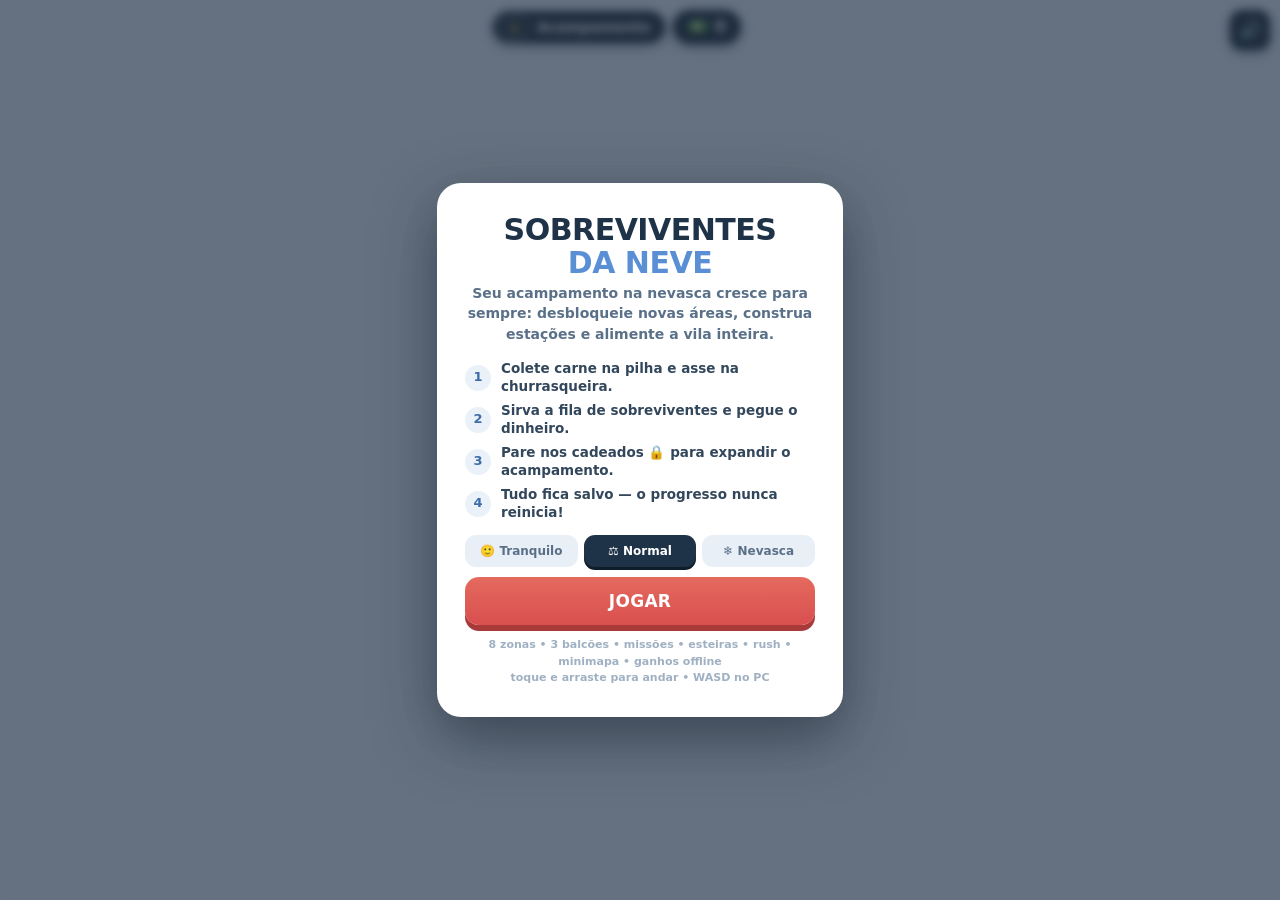
<file: game/index.html>
<!doctype html>
<html lang="pt-BR">
<head>
<meta charset="utf-8">
<meta name="viewport" content="width=device-width, initial-scale=1, maximum-scale=1, user-scalable=no, viewport-fit=cover">
<title>Sobreviventes da Neve</title>
</head>
<body>
<!-- ARTIFACT-BODY-START -->
<style>
  :root{
    --navy:#1f3348; --snow:#edf3fa; --gold:#f4b942; --green:#5cb96b; --red:#d95555;
  }
  html,body{margin:0;padding:0;height:100%;overflow:hidden;background:#dfe9f5;
    font-family:system-ui,-apple-system,"Segoe UI",Roboto,sans-serif;
    -webkit-user-select:none;user-select:none;-webkit-tap-highlight-color:transparent;}
  #game{position:fixed;inset:0;touch-action:none;display:block;}
  .hud{position:fixed;z-index:10;pointer-events:none;}
  #hudTop{top:calc(10px + env(safe-area-inset-top));left:0;right:0;display:flex;
    justify-content:center;gap:8px;align-items:center;flex-wrap:wrap;
    padding:0 58px 0 12px;}
  .pill{background:rgba(26,42,60,.9);color:#fff;border-radius:999px;padding:8px 15px;
    font-weight:800;font-size:15px;display:flex;align-items:center;gap:7px;
    box-shadow:0 3px 12px rgba(20,35,52,.4);letter-spacing:.2px;
    font-variant-numeric:tabular-nums;transition:transform .15s;}
  .pill.bump{transform:scale(1.13);}
  .pill .ico{font-size:16px;line-height:1;}
  #lvlBadge{position:relative;background:rgba(26,42,60,.9);border-radius:999px;
    padding:8px 15px 8px 44px;color:#fff;font-weight:800;font-size:14px;
    box-shadow:0 3px 12px rgba(20,35,52,.4);}
  #lvlRing{position:absolute;left:5px;top:50%;transform:translateY(-50%);width:32px;height:32px;}
  #lvlNum{position:absolute;left:5px;top:50%;transform:translateY(-50%);width:32px;height:32px;
    display:flex;align-items:center;justify-content:center;font-size:13px;font-weight:900;color:#ffd76a;}
  #btnSound{position:fixed;top:calc(10px + env(safe-area-inset-top));
    right:calc(10px + env(safe-area-inset-right));z-index:11;pointer-events:auto;
    background:rgba(26,42,60,.9);color:#fff;border:none;border-radius:12px;
    width:40px;height:40px;font-size:18px;cursor:pointer;box-shadow:0 3px 12px rgba(20,35,52,.4);}
  #hint{position:fixed;bottom:calc(18px + env(safe-area-inset-bottom));left:50%;
    transform:translateX(-50%);z-index:10;pointer-events:none;
    background:rgba(255,255,255,.94);color:#1f3348;font-weight:800;font-size:14px;
    padding:9px 18px;border-radius:999px;box-shadow:0 4px 16px rgba(20,35,52,.3);
    white-space:nowrap;transition:opacity .3s;max-width:88vw;overflow:hidden;text-overflow:ellipsis;}
  #banner{position:fixed;top:26%;left:50%;transform:translate(-50%,-50%) scale(.6);z-index:15;
    pointer-events:none;opacity:0;text-align:center;transition:all .45s cubic-bezier(.2,1.6,.4,1);}
  #banner.on{opacity:1;transform:translate(-50%,-50%) scale(1);}
  #banner .big{font-size:30px;font-weight:900;color:#fff;letter-spacing:.5px;
    text-shadow:0 3px 0 rgba(26,42,60,.9),0 6px 22px rgba(20,35,52,.6);}
  #banner .small{font-size:15px;font-weight:800;color:#ffd76a;
    text-shadow:0 2px 8px rgba(20,35,52,.8);margin-top:4px;}
  /* ---------- overlays ---------- */
  .overlay{position:fixed;inset:0;z-index:20;display:flex;align-items:center;
    justify-content:center;background:rgba(20,34,50,.6);backdrop-filter:blur(4px);}
  .card{background:#fff;border-radius:24px;padding:30px 28px;max-width:350px;width:87%;
    text-align:center;box-shadow:0 20px 60px rgba(12,24,38,.5);}
  .card h1{margin:0 0 4px;font-size:30px;color:#1f3348;letter-spacing:-.5px;
    text-wrap:balance;line-height:1.1;}
  .card h1 .snowword{color:#5a8fd6;}
  .card .sub{color:#5a7089;font-size:14px;font-weight:600;margin:0 0 16px;line-height:1.45;}
  .bigbtn{display:block;width:100%;border:none;border-radius:14px;padding:14px 10px;
    font-size:17px;font-weight:900;cursor:pointer;margin-top:10px;letter-spacing:.3px;
    font-family:inherit;transition:transform .08s;}
  .bigbtn:active{transform:scale(.96);}
  .bigbtn.primary{background:linear-gradient(180deg,#e46a5e,#d94f4f);color:#fff;
    box-shadow:0 6px 0 #a83a3a;}
  .bigbtn.ghost{background:#e9eff6;color:#1f3348;box-shadow:0 5px 0 #c6d2e0;}
  .bigbtn.danger{background:none;color:#b04848;box-shadow:none;font-size:13px;
    font-weight:800;padding:8px;}
  .howto{display:flex;flex-direction:column;gap:7px;text-align:left;margin:0 0 14px;}
  .howto div{display:flex;gap:10px;align-items:center;color:#33475c;font-size:13.5px;
    font-weight:600;line-height:1.3;}
  .howto .n{flex:0 0 26px;height:26px;border-radius:50%;background:#eaf1f9;color:#3d6ca8;
    font-weight:900;display:flex;align-items:center;justify-content:center;font-size:13px;}
  .hidden{display:none !important;}
  #tinyfoot{margin-top:12px;font-size:11px;color:#9fb0c2;font-weight:600;line-height:1.5;}
  #offGift{font-size:40px;margin-bottom:4px;}
  #diffRow{display:flex;gap:6px;margin:2px 0 4px;}
  #diffRow button{flex:1;border:none;border-radius:11px;padding:9px 4px;font-size:12px;
    font-weight:800;font-family:inherit;cursor:pointer;background:#e9eff6;color:#5a7089;
    transition:all .12s;}
  #diffRow button.sel{background:#1f3348;color:#fff;box-shadow:0 3px 0 #0e1d2c;}
  #quest{position:fixed;left:10px;bottom:calc(64px + env(safe-area-inset-bottom));z-index:10;
    pointer-events:none;background:rgba(26,42,60,.9);color:#ffd76a;font-weight:800;
    font-size:12.5px;padding:8px 13px;border-radius:12px;max-width:62vw;
    box-shadow:0 3px 12px rgba(20,35,52,.4);line-height:1.35;}
  #mini{position:fixed;top:calc(58px + env(safe-area-inset-top));
    right:calc(10px + env(safe-area-inset-right));z-index:9;pointer-events:none;
    border-radius:10px;box-shadow:0 3px 12px rgba(20,35,52,.35);display:none;}
</style>

<canvas id="game"></canvas>

<div class="hud" id="hudTop">
  <div id="lvlBadge">
    <svg id="lvlRing" viewBox="0 0 36 36">
      <circle cx="18" cy="18" r="15" fill="none" stroke="rgba(255,255,255,.18)" stroke-width="4"/>
      <circle id="xpArc" cx="18" cy="18" r="15" fill="none" stroke="#ffd76a" stroke-width="4"
        stroke-linecap="round" stroke-dasharray="94.2" stroke-dashoffset="94.2"
        transform="rotate(-90 18 18)"/>
    </svg>
    <div id="lvlNum">1</div>
    <span id="lvlTxt">Acampamento</span>
  </div>
  <div class="pill" id="pillMoney"><span class="ico">💵</span><span id="moneyTxt">0</span></div>
</div>
<button id="btnSound" aria-label="Som">🔊</button>
<canvas id="mini" width="116" height="96"></canvas>
<div id="quest" class="hidden"></div>
<div id="hint" style="opacity:0">…</div>
<div id="banner"><div class="big" id="bannerBig"></div><div class="small" id="bannerSmall"></div></div>

<div class="overlay" id="ovMenu">
  <div class="card">
    <h1>SOBREVIVENTES<br><span class="snowword">DA NEVE</span></h1>
    <p class="sub">Seu acampamento na nevasca cresce para sempre: desbloqueie novas áreas, construa estações e alimente a vila inteira.</p>
    <div class="howto">
      <div><span class="n">1</span>Colete carne na pilha e asse na churrasqueira.</div>
      <div><span class="n">2</span>Sirva a fila de sobreviventes e pegue o dinheiro.</div>
      <div><span class="n">3</span>Pare nos cadeados 🔒 para expandir o acampamento.</div>
      <div><span class="n">4</span>Tudo fica salvo — o progresso nunca reinicia!</div>
    </div>
    <div id="diffRow">
      <button data-d="facil">🙂 Tranquilo</button>
      <button data-d="normal" class="sel">⚖️ Normal</button>
      <button data-d="dificil">❄️ Nevasca</button>
    </div>
    <button class="bigbtn primary" id="btnPlay">JOGAR</button>
    <button class="bigbtn danger hidden" id="btnReset">Recomeçar do zero</button>
    <div id="tinyfoot">8 zonas • 3 balcões • missões • esteiras • rush • minimapa • ganhos offline<br>toque e arraste para andar • WASD no PC</div>
  </div>
</div>

<div class="overlay hidden" id="ovPrest">
  <div class="card">
    <div id="offGift">🏆</div>
    <h1 style="font-size:24px">Nova Expedição</h1>
    <p class="sub">Você conquistou <b>tudo</b>: as 5 zonas, todas as esteiras e melhorias. A nevasca chama para uma nova jornada!<br><br>
    Partir recomeça o acampamento do zero, mas cada expedição concluída dá <b>+30% de renda para sempre</b>.</p>
    <button class="bigbtn primary" id="btnPrest">PARTIR ⭐ (+30% permanente)</button>
    <button class="bigbtn ghost" id="btnStay">Ficar mais um pouco</button>
  </div>
</div>

<div class="overlay hidden" id="ovGift">
  <div class="card">
    <div id="offGift">⛺💤</div>
    <h1 style="font-size:22px">De volta ao acampamento!</h1>
    <p class="sub" id="giftSub">Seus ajudantes continuaram trabalhando enquanto você estava fora.</p>
    <button class="bigbtn primary" id="btnGift">COLETAR 💵 <span id="giftAmt">0</span></button>
  </div>
</div>

<script>
'use strict';
/* ============================================================
   SOBREVIVENTES DA NEVE v2 — acampamento persistente que cresce
   Canvas 2D, sem dependências. Mundo único, 5 zonas, 40 níveis.
   ============================================================ */
const canvas=document.getElementById('game');
const ctx=canvas.getContext('2d');
let W=0,H=0,DPR=1;
function resize(){
  DPR=Math.min(window.devicePixelRatio||1,2.5);
  W=window.innerWidth;H=window.innerHeight;
  canvas.width=W*DPR;canvas.height=H*DPR;
  canvas.style.width=W+'px';canvas.style.height=H+'px';
}
window.addEventListener('resize',resize);resize();

/* ---------------- utils ---------------- */
const TAU=Math.PI*2;
const clamp=(v,a,b)=>v<a?a:(v>b?b:v);
const lerp=(a,b,t)=>a+(b-a)*t;
const dist=(ax,ay,bx,by)=>Math.hypot(ax-bx,ay-by);
function mulberry(seed){return function(){seed|=0;seed=seed+0x6D2B79F5|0;
  let t=Math.imul(seed^seed>>>15,1|seed);t=t+Math.imul(t^t>>>7,61|t)^t;
  return((t^t>>>14)>>>0)/4294967296;}}
function rr(c,x,y,w,h,r){r=Math.min(r,w/2,h/2);c.beginPath();
  c.moveTo(x+r,y);c.arcTo(x+w,y,x+w,y+h,r);c.arcTo(x+w,y+h,x,y+h,r);
  c.arcTo(x,y+h,x,y,r);c.arcTo(x,y,x+w,y,r);c.closePath();}
const fmt=n=>n>=100000?Math.floor(n/1000)+'k':(n>=10000?(n/1000).toFixed(1)+'k':''+Math.floor(n));
function vgrad(c,x,y0,y1,c0,c1){const g=c.createLinearGradient(x,y0,x,y1);
  g.addColorStop(0,c0);g.addColorStop(1,c1);return g;}

/* ---------------- audio ---------------- */
let AC=null,soundOn=true;
function ac(){if(!AC){try{AC=new (window.AudioContext||window.webkitAudioContext)();}catch(e){}}return AC;}
function beep(freq,dur,type,vol,slide){
  if(!soundOn)return;const a=ac();if(!a)return;
  if(a.state==='suspended')a.resume();
  const o=a.createOscillator(),g=a.createGain();
  o.type=type||'sine';o.frequency.setValueAtTime(freq,a.currentTime);
  if(slide)o.frequency.exponentialRampToValueAtTime(slide,a.currentTime+dur);
  g.gain.setValueAtTime(vol||.12,a.currentTime);
  g.gain.exponentialRampToValueAtTime(.0001,a.currentTime+dur);
  o.connect(g);g.connect(a.destination);o.start();o.stop(a.currentTime+dur+.02);
}
const sfx={
  pick:()=>beep(520,.06,'triangle',.08,700),
  fish:()=>beep(430,.09,'sine',.09,640),
  drop:()=>beep(340,.06,'triangle',.08,260),
  cook:()=>beep(660,.09,'sine',.06,880),
  cash:()=>{beep(880,.08,'square',.05,1180);setTimeout(()=>beep(1320,.1,'square',.045,1560),60);},
  buy:()=>{beep(300,.12,'sawtooth',.07,180);setTimeout(()=>beep(600,.14,'triangle',.09,900),90);},
  serve:()=>beep(760,.08,'triangle',.09,980),
  deny:()=>beep(170,.14,'sawtooth',.06,110),
  lvl:()=>{[523,659,784].forEach((f,i)=>setTimeout(()=>beep(f,.18,'triangle',.1),i*90));},
  zone:()=>{[392,523,659,784,1047].forEach((f,i)=>setTimeout(()=>beep(f,.22,'triangle',.11),i*110));},
};
document.getElementById('btnSound').addEventListener('click',e=>{
  soundOn=!soundOn;e.target.textContent=soundOn?'🔊':'🔇';persist();
});

/* ---------------- input ---------------- */
const keys={};
window.addEventListener('keydown',e=>{keys[e.key.toLowerCase()]=true;});
window.addEventListener('keyup',e=>{keys[e.key.toLowerCase()]=false;});
const joy={active:false,id:null,ox:0,oy:0,dx:0,dy:0};
canvas.addEventListener('pointerdown',e=>{
  if(joy.active)return;
  joy.active=true;joy.id=e.pointerId;joy.ox=e.clientX;joy.oy=e.clientY;joy.dx=0;joy.dy=0;
  canvas.setPointerCapture(e.pointerId);
});
canvas.addEventListener('pointermove',e=>{
  if(!joy.active||e.pointerId!==joy.id)return;
  let dx=e.clientX-joy.ox,dy=e.clientY-joy.oy;
  const m=Math.hypot(dx,dy),MAX=52;
  if(m>MAX){joy.ox=e.clientX-dx/m*MAX;joy.oy=e.clientY-dy/m*MAX;dx=dx/m*MAX;dy=dy/m*MAX;}
  joy.dx=dx/MAX;joy.dy=dy/MAX;
});
function joyEnd(e){if(e.pointerId===joy.id){joy.active=false;joy.dx=0;joy.dy=0;}}
canvas.addEventListener('pointerup',joyEnd);
canvas.addEventListener('pointercancel',joyEnd);

/* ============================================================
   DADOS DO MUNDO — zonas, placas, produtos, níveis
   ============================================================ */
const WORLD={w:2900,h:2400};

const PRODUCTS={
  carne:{icon:'🍖',price:8},
  sopa:{icon:'🍲',price:14},
  peixe:{icon:'🐟',price:18},
  espeto:{icon:'🍢',price:40},
  cha:{icon:'🍵',price:30},
};

const ZONES={
  camp:     {name:'Acampamento', rect:[480,520,700,560], cost:0,    lvl:1, floor:'#c99b78'},
  cozinha:  {name:'Cozinha',     rect:[1260,760,540,400],cost:180,  lvl:2, floor:'#d0a06e',
             gate:{x:1215,y:950}},
  pesqueiro:{name:'Pesqueiro',   rect:[1260,180,590,460],cost:550,  lvl:4, floor:'#bfd3e6',
             gate:{x:1225,y:470}},
  vila:     {name:'Vila',        rect:[420,140,730,300], cost:1400, lvl:6, floor:'#c9a271',
             gate:{x:790,y:478}},
  festival: {name:'Festival',    rect:[520,1200,1180,380],cost:3200,lvl:9, floor:'#b98d5f',
             gate:{x:880,y:1148}},
  floresta: {name:'Floresta',    rect:[300,1720,720,560],cost:6000, lvl:13,floor:'#a9c4a0',
             gate:{x:660,y:1672}},
  aldeia:   {name:'Aldeia do Norte',rect:[1950,140,780,560],cost:9000,lvl:16,floor:'#c9a271',
             gate:{x:1908,y:430}},
  salao:    {name:'Salão Real',  rect:[1950,1500,850,660],cost:15000,lvl:19,floor:'#bfaacf',
             gate:{x:1908,y:1640}},
};

/* balcões: cada um com fila, caixa e depósito próprios */
const COUNTER_DEFS=[
  {x:1120,y:600, zone:'camp',  spawn:[2020,610], qa:[1252,652], qs:[64,7],  leave:[125,14], mult:1,w:3},
  {x:2330,y:320, zone:'aldeia',spawn:[2850,290], qa:[2450,380], qs:[44,16], leave:[120,-14],mult:1,w:2},
  {x:2430,y:1700,zone:'salao', spawn:[2850,1770],qa:[2550,1770],qs:[12,50], leave:[130,8],  mult:2,w:1},
];
const serveSpot=def=>[def.x-52,def.y+56];
const depotSpot=def=>[def.x-34,def.y-46];
const cashSpot=def=>[def.x,def.y+132];

/* placas de compra: id único p/ o save */
const PADS=[
  // camp
  {id:'grill2', zone:'camp',type:'grill', x:860, y:900, cost:90,  icon:'🔥',label:'Churrasqueira'},
  {id:'helper1',zone:'camp',type:'helper',x:565, y:900, cost:150, icon:'🧑‍🍳',label:'Ajudante', lvl:2},
  {id:'cap1',   zone:'camp',type:'cap',   x:640, y:1010,cost:60,  icon:'🎒',label:'Mochila +3'},
  {id:'speed1', zone:'camp',type:'speed', x:770, y:1010,cost:80,  icon:'👢',label:'Botas +'},
  {id:'store',  zone:'camp',type:'store', x:700, y:614,cost:100, icon:'📦',label:'Armazém',lvl:2},
  {id:'belt_meat', zone:'camp',type:'belt',x:545, y:838, cost:650, icon:'⚙️',label:'Esteira de carne',lvl:5},
  {id:'belt_serve',zone:'camp',type:'belt',x:1000,y:770, cost:950, icon:'⚙️',label:'Esteira do balcão',lvl:7},
  // cozinha
  {id:'pot',    zone:'cozinha',type:'pot',    x:1400,y:880, cost:120,icon:'🍲',label:'Panela de sopa'},
  {id:'grill3', zone:'cozinha',type:'grill',  x:1590,y:880, cost:150,icon:'🔥',label:'Churrasqueira'},
  {id:'gspeed1',zone:'cozinha',type:'gspeed', x:1400,y:1075,cost:180,icon:'♨️',label:'Brasa forte'},
  {id:'helper2',zone:'cozinha',type:'helper', x:1650,y:1075,cost:260,icon:'🧑‍🍳',label:'Ajudante',lvl:3},
  {id:'belt_sopa',  zone:'cozinha',type:'belt',x:1470,y:980,cost:850, icon:'⚙️',label:'Esteira da sopa',lvl:6},
  {id:'belt_cozout',zone:'cozinha',type:'belt',x:1320,y:800,cost:1000,icon:'⚙️',label:'Esteira p/ balcão',lvl:7},
  // pesqueiro
  {id:'fgrill1',zone:'pesqueiro',type:'fishgrill',x:1400,y:300,cost:200,icon:'🐟',label:'Grelha de peixe'},
  {id:'fgrill2',zone:'pesqueiro',type:'fishgrill',x:1400,y:520,cost:320,icon:'🐟',label:'Grelha de peixe'},
  {id:'helper3',zone:'pesqueiro',type:'helper',x:1330,y:410, cost:420,icon:'🧑‍🍳',label:'Ajudante',lvl:5},
  {id:'cap2',   zone:'pesqueiro',type:'cap',  x:1780,y:560, cost:260,icon:'🎒',label:'Mochila +3'},
  {id:'belt_fish',zone:'pesqueiro',type:'belt',x:1490,y:360,cost:1200,icon:'⚙️',label:'Esteira de pesca',lvl:8},
  {id:'belt_fishout',zone:'pesqueiro',type:'belt',x:1290,y:540,cost:1300,icon:'⚙️',label:'Esteira p/ balcão',lvl:9},
  // vila
  {id:'house1', zone:'vila',type:'house',x:560, y:300,cost:320, icon:'⛺',label:'Cabana'},
  {id:'house2', zone:'vila',type:'house',x:770, y:300,cost:520, icon:'⛺',label:'Cabana'},
  {id:'house3', zone:'vila',type:'house',x:980, y:300,cost:780, icon:'⛺',label:'Cabana'},
  {id:'speed2', zone:'vila',type:'speed',x:1090,y:390,cost:340, icon:'👢',label:'Botas ++'},
  {id:'cap3',   zone:'vila',type:'cap',  x:490, y:390,cost:320, icon:'🎒',label:'Mochila +3'},
  {id:'beltspeed',zone:'vila',type:'beltspeed',x:870,y:390,cost:900,icon:'⚡',label:'Esteiras turbo',lvl:10},
  // festival
  {id:'skewer', zone:'festival',type:'skewer',x:940, y:1370,cost:520,icon:'🍢',label:'Espetão real',reqZone:'pesqueiro'},
  {id:'gspeed2',zone:'festival',type:'gspeed',x:1220,y:1370,cost:480,icon:'♨️',label:'Brasa forte'},
  {id:'helper4',zone:'festival',type:'helper',x:1470,y:1370,cost:700,icon:'🧑‍🍳',label:'Ajudante',lvl:11},
  {id:'speed3', zone:'festival',type:'speed', x:760, y:1500,cost:420,icon:'👢',label:'Botas +++'},
  {id:'cap4',   zone:'festival',type:'cap',   x:1120,y:1500,cost:460,icon:'🎒',label:'Mochila +3'},
  {id:'belt_festa',zone:'festival',type:'belt',x:660,y:1290,cost:2000,icon:'⚙️',label:'Esteira do espetão',lvl:12,reqZone:'pesqueiro'},
  // floresta
  {id:'chaleira1',zone:'floresta',type:'chaleira',x:700,y:1880,cost:2800,icon:'🍵',label:'Chaleira',lvl:13},
  {id:'chaleira2',zone:'floresta',type:'chaleira',x:840,y:1880,cost:3400,icon:'🍵',label:'Chaleira',lvl:14},
  {id:'belt_ervas',zone:'floresta',type:'belt',x:600,y:1990,cost:2500,icon:'⚙️',label:'Esteira de ervas',lvl:15},
  {id:'belt_cha',zone:'floresta',type:'belt',x:920,y:2100,cost:3200,icon:'⚙️',label:'Esteira p/ Salão',lvl:19,reqZone:'salao'},
  {id:'helper5',zone:'floresta',type:'helper',x:900,y:1990,cost:2200,icon:'🧑‍🍳',label:'Ajudante',lvl:15},
  {id:'cap5',  zone:'floresta',type:'cap',  x:450,y:2200,cost:1200,icon:'🎒',label:'Mochila +3'},
  {id:'speed4',zone:'floresta',type:'speed',x:570,y:2200,cost:1400,icon:'👢',label:'Botas ★'},
  // aldeia do norte
  {id:'house4',zone:'aldeia',type:'house',x:2050,y:300,cost:1800,icon:'⛺',label:'Cabana'},
  {id:'house5',zone:'aldeia',type:'house',x:2050,y:500,cost:2400,icon:'⛺',label:'Cabana'},
  {id:'house6',zone:'aldeia',type:'house',x:2210,y:580,cost:3000,icon:'⛺',label:'Cabana'},
  {id:'helper6',zone:'aldeia',type:'helper',x:2600,y:560,cost:2600,icon:'🧑‍🍳',label:'Ajudante',lvl:17},
  {id:'cap6',  zone:'aldeia',type:'cap',x:2450,y:620,cost:1600,icon:'🎒',label:'Mochila +3'},
  {id:'belt_aldeia',zone:'aldeia',type:'belt',x:2150,y:210,cost:3500,icon:'⚙️',label:'Esteira do peixe',lvl:18,reqZone:'pesqueiro'},
  // salão real
  {id:'house7',zone:'salao',type:'house',x:2100,y:1620,cost:3000,icon:'🏰',label:'Casarão'},
  {id:'house8',zone:'salao',type:'house',x:2100,y:1840,cost:4000,icon:'🏰',label:'Casarão'},
  {id:'helper7',zone:'salao',type:'helper',x:2650,y:1980,cost:4500,icon:'🧑‍🍳',label:'Ajudante',lvl:20},
  {id:'gspeed3',zone:'salao',type:'gspeed',x:2280,y:2020,cost:3800,icon:'♨️',label:'Brasa real'},
  {id:'speed5',zone:'salao',type:'speed',x:2500,y:2060,cost:3000,icon:'👢',label:'Botas reais'},
  {id:'belt_salao',zone:'salao',type:'belt',x:2280,y:1560,cost:4200,icon:'⚙️',label:'Esteira da Cozinha',lvl:20,reqZone:'cozinha'},
];

/* esteiras: caminho no mundo + o que transportam */
const BELT_DEFS={
  belt_meat:{path:[[440,806],[560,852],[672,880]],rate:2.0,spawn:'rawmeat',feed:['grill']},
  belt_serve:{path:[[906,868],[1014,782],[1082,606]],rate:0,pickup:205,deliver:'depot',ct:0},
  belt_fish:{path:[[1546,400],[1478,352],[1432,320]],rate:2.4,spawn:'rawfish',feed:['fishgrill']},
  belt_sopa:{path:[[410,780],[700,772],[1000,860],[1230,950],[1360,905]],rate:2.6,spawn:'rawmeat',feed:['pot']},
  belt_cozout:{path:[[1480,850],[1300,720],[1160,650],[1094,618]],rate:0,pickup:205,deliver:'depot',ct:0},
  belt_fishout:{path:[[1395,415],[1290,540],[1190,600],[1092,590]],rate:0,pickup:205,deliver:'depot',ct:0},
  belt_festa:{path:[[560,1300],[750,1345],[868,1362]],rate:3.2,spawnAlt:['rawmeat','rawfish'],feedStock:true},
  belt_ervas:{path:[[560,2020],[660,1965],[700,1930]],rate:2.4,spawn:'ervas',feed:['chaleira']},
  belt_cha:{path:[[780,1830],[1400,2040],[2000,1900],[2360,1745]],rate:0,pickup:205,deliver:'depot',ct:2},
  belt_aldeia:{path:[[1500,280],[1900,230],[2240,296]],rate:0,pickup:205,deliver:'depot',ct:1},
  belt_salao:{path:[[1660,950],[2050,1250],[2300,1550],[2396,1650]],rate:0,pickup:205,deliver:'depot',ct:2},
};
for(const b of Object.values(BELT_DEFS)){
  b.segs=[];b.len=0;
  for(let i=1;i<b.path.length;i++){
    const l=dist(b.path[i-1][0],b.path[i-1][1],b.path[i][0],b.path[i][1]);
    b.segs.push(l);b.len+=l;
  }
}
function beltPoint(def,p){
  let d=p*def.len;
  for(let i=0;i<def.segs.length;i++){
    if(d<=def.segs[i]||i===def.segs.length-1){
      const t=clamp(d/def.segs[i],0,1);
      return [lerp(def.path[i][0],def.path[i+1][0],t),lerp(def.path[i][1],def.path[i+1][1],t)];
    }
    d-=def.segs[i];
  }
  return def.path[def.path.length-1];
}

/* armazém: bancada com um compartimento por tipo de item */
const STORE={y:614,kinds:['rawmeat','rawfish','ervas','carne','sopa','peixe','espeto','cha'],cap:999};
STORE.slotX=i=>540+i*54;
const TRASH={x:1014,y:690};                 // lixeira: joga fora o que carrega
const MONUMENT={x:880,y:760};               // taça da Nova Expedição (prestígio)
const prestMult=()=>1+0.3*(S&&S.prestige||0);
function allDone(){
  return PADS.every(p=>S.bought.includes(p.id))&&
    Object.keys(ZONES).every(z=>S.zones.includes(z));
}
const KIND_ICON={rawmeat:'🥩',rawfish:'🐟',ervas:'🌿',carne:'🍖',sopa:'🍲',peixe:'🍤',espeto:'🍢',cha:'🍵'};

const PILE={x:290,y:800,r:150};             // pilha de carne
const LAKE={x:1620,y:400,r:150};            // lago congelado
const HOLE={x:1560,y:430};                  // buraco de pesca
const ERVAS={x:450,y:2070,r:115};           // campo de ervas (Floresta)
const GRILL1={x:710,y:900};                 // churrasqueira inicial (grátis)

/* dificuldade escolhida no menu */
const DIFFS={
  facil:  {i:1.35,p:1.35,r:-2,pay:0.9, name:'Tranquilo'},
  normal: {i:1,   p:1,   r:0, pay:1,   name:'Normal'},
  dificil:{i:0.72,p:0.78,r:2, pay:1.2, name:'Nevasca'},
};
const diff=()=>DIFFS[(S&&S.diff)||'normal'];

/* níveis de acampamento: xp = dinheiro total ganho */
const XP_LVL=[0];
{let need=150;for(let i=1;i<60;i++){XP_LVL.push(XP_LVL[i-1]+Math.round(need));need*=1.34;}}
function levelFromXp(xp){let l=1;while(l<XP_LVL.length&&xp>=XP_LVL[l])l++;return l;}

/* ============================================================
   ESTADO PERSISTENTE
   ============================================================ */
const SAVE_KEY='snow-survivors-v2';
let S=null;   // save state
let G=null;   // runtime state
function freshSave(){
  return {money:0,earned:0,served:0,bought:[],zones:['camp'],store:{},
    prestige:0,sound:true,last:Date.now(),tut:0};
}
function loadSave(){
  try{const s=JSON.parse(localStorage.getItem(SAVE_KEY));
    if(s&&Array.isArray(s.bought))return s;}catch(e){}
  return null;
}
let persistT=0;
function persist(){
  if(!S)return;
  S.sound=soundOn;S.last=Date.now();
  try{localStorage.setItem(SAVE_KEY,JSON.stringify(S));}catch(e){}
}

/* ---------------- construção do mundo a partir do save ---------------- */
function makeGrill(x,y,kind){return {x,y,kind:kind||'grill',slots:[null,null,null,null],out:0,
  outKind:kind==='fishgrill'?'peixe':'carne',cook:3.2,smoke:[]};}
function makePot(x,y){return {x,y,kind:'pot',slots:[null,null,null],out:0,outKind:'sopa',cook:4.4,smoke:[]};}
function makeSkewer(x,y){return {x,y,kind:'skewer',slots:[null,null],out:0,outKind:'espeto',cook:6,
  stock:{rawmeat:0,rawfish:0},smoke:[]};}
function makeChaleira(x,y){return {x,y,kind:'chaleira',slots:[null,null,null],out:0,outKind:'cha',cook:5,smoke:[]};}
/* item cru que cada estação consome */
const STATION_INPUT={grill:'rawmeat',pot:'rawmeat',fishgrill:'rawfish',chaleira:'ervas'};
function makeCounter(i){return {i,def:COUNTER_DEFS[i],cash:0,bills:[],stock:{},queue:[],autoT:0};}

function rebuildWorld(){
  // zera pagamentos parciais em memória (essencial após a Nova Expedição)
  PADS.forEach(p=>{p.paid=0;delete p.deniedT;delete p.drainT;});
  Object.values(ZONES).forEach(z=>{z.paid=0;delete z.deniedT;delete z.drainT;});
  const g={
    time:0,player:{x:830,y:700,vx:0,vy:0,face:1,items:[],walk:0,breath:0},
    helpers:[],villagers:[],stations:[],houses:[],belts:[],counters:[],
    leavers:[],custT:3,rushT:55,rushLeft:0,
    fx:[],smoke:[],steps:[],flakes:[],
    capBase:5,speedBase:165,gmult:1,beltMult:1,storeBuilt:false,
  };
  COUNTER_DEFS.forEach((def,i)=>{if(S.zones.includes(def.zone))g.counters.push(makeCounter(i));});
  g.stations.push(makeGrill(GRILL1.x,GRILL1.y));
  for(const pad of PADS){
    if(!S.bought.includes(pad.id))continue;
    applyPad(pad,g,true);
  }
  // árvores fixas (fora das zonas e das fontes)
  const tr=mulberry(777);
  const blocked=(x,y)=>{
    for(const z of Object.values(ZONES)){const [zx,zy,zw,zh]=z.rect;
      if(x>zx-40&&x<zx+zw+40&&y>zy-80&&y<zy+zh+40)return true;}
    if(dist(x,y,PILE.x,PILE.y)<PILE.r+90)return true;
    if(dist(x,y,LAKE.x,LAKE.y)<LAKE.r+80)return true;
    if(dist(x,y,ERVAS.x,ERVAS.y)<ERVAS.r+80)return true;
    return false;};
  g.trees=[];
  for(let t=0;t<700&&g.trees.length<120;t++){
    const x=40+tr()*(WORLD.w-80),y=90+tr()*(WORLD.h-130);
    if(blocked(x,y))continue;
    g.trees.push({x,y,s:.7+tr()*.9});
  }
  for(let i=0;i<48;i++)g.flakes.push({x:Math.random()*3000,y:Math.random()*1300,
    s:.5+Math.random(),v:14+Math.random()*22,ph:Math.random()*TAU});
  // aldeões decorativos nas zonas residenciais
  for(const h of g.houses)g.villagers.push(ambientVillager(h.zone));
  if(S.zones.includes('vila'))g.villagers.push(ambientVillager('vila'));
  G=g;
  recomputeStats();
  redrawStatic();
}
function ambientVillager(zone){
  const r=ZONES[zone&&ZONES[zone]?zone:'vila'].rect;
  return {x:r[0]+60+Math.random()*(r[2]-120),y:r[1]+120+Math.random()*(r[3]-160),
    zone:zone||'vila',tx:0,ty:0,walk:0,face:1,wait:Math.random()*4,items:[],
    coat:['#d95555','#c9803f','#7a68c9','#4f9a8a'][Math.floor(Math.random()*4)]};
}
function applyPad(pad,g,silent){
  g=g||G;
  switch(pad.type){
    case 'grill': g.stations.push(makeGrill(pad.x,pad.y));break;
    case 'fishgrill': g.stations.push(makeGrill(pad.x,pad.y,'fishgrill'));break;
    case 'pot': g.stations.push(makePot(pad.x,pad.y));break;
    case 'skewer': g.stations.push(makeSkewer(pad.x,pad.y));break;
    case 'chaleira': g.stations.push(makeChaleira(pad.x,pad.y));break;
    case 'house': g.houses.push({x:pad.x,y:pad.y,zone:pad.zone});
      if(!silent)g.villagers.push(ambientVillager(pad.zone));break;
    case 'helper': g.helpers.push({x:pad.x,y:pad.y+40,items:[],cap:4,speed:128,
      walk:0,face:1,serveT:0,coat:'#7a68c9'});break;
    case 'belt': g.belts.push({id:pad.id,def:BELT_DEFS[pad.id],items:[],t:1,pickT:0});break;
    case 'store': g.storeBuilt=true;break;
    case 'cap': case 'speed': case 'gspeed': case 'beltspeed': break; // via recomputeStats
  }
  if(!silent){recomputeStats();redrawStatic();
    toast(pad.type==='house'?'Cabana construída! Mais fregueses virão.':
      pad.type==='helper'?'Ajudante contratado!':
      pad.type==='belt'?'Esteira instalada — automação!':
      pad.type==='store'?'Armazém pronto! Guarde sobras e retire depois.':
      'Melhoria: '+pad.label+'!');}
}
function recomputeStats(){
  const g=G;
  let cap=5,speed=165,gm=1,bm=1;
  for(const pad of PADS){
    if(!S.bought.includes(pad.id))continue;
    if(pad.type==='cap')cap+=3;
    if(pad.type==='speed')speed+=30;
    if(pad.type==='gspeed')gm*=1.45;
    if(pad.type==='beltspeed')bm*=1.7;
  }
  g.capBase=cap;g.speedBase=speed;g.gmult=gm;g.beltMult=bm;
  for(const st of g.stations)st.mult=gm;
}
const level=()=>levelFromXp(S.earned);
const housesN=()=>G?G.houses.length:0;
/* dificuldade: quanto mais você evolui, mais rápido e exigente fica */
function custInterval(){
  const perCt=Math.max(1,G.counters.length*0.72);
  return clamp((4.6-level()*0.18-housesN()*0.3)*diff().i/perCt,0.8,4.6);
}
function custMax(){return Math.min(11,4+Math.floor(housesN()*0.7)+Math.floor(level()/2));}
function custPatience(){return clamp(58-level()*1.2,26,58)*diff().p;}
function custWalkSpd(){return Math.min(180,95+level()*4);}
function productsAvailable(){
  const list=['carne'];
  if(G.stations.some(s=>s.kind==='pot'))list.push('sopa');
  if(G.stations.some(s=>s.kind==='fishgrill'))list.push('peixe');
  if(G.stations.some(s=>s.kind==='skewer'))list.push('espeto');
  if(G.stations.some(s=>s.kind==='chaleira'))list.push('cha');
  return list;
}

/* ============================================================
   CLIENTES
   ============================================================ */
function queueSlot(ct,i){
  const d=ct.def;
  return {x:d.qa[0]+i*d.qs[0],y:d.qa[1]+i*d.qs[1]};
}
function spawnCustomer(force){
  /* sorteia um balcão entre os desbloqueados, pelo peso */
  const open=G.counters.filter(c=>!force?c.queue.length<custMax():c.queue.length<13);
  if(!open.length)return;
  let tw=0;for(const c of open)tw+=c.def.w;
  let r=Math.random()*tw,ct=open[0];
  for(const c of open){r-=c.def.w;if(r<=0){ct=c;break;}}
  const avail=productsAvailable();
  const weights={carne:45,sopa:26,peixe:20,espeto:9,cha:14};
  let tot=0;for(const p of avail)tot+=weights[p];
  let roll=Math.random()*tot,type=avail[0];
  for(const p of avail){roll-=weights[p];if(roll<=0){type=p;break;}}
  const need=1+Math.floor(Math.random()*Math.min(5,1+level()/3));
  const coats=['#d95555','#d95555','#c9803f','#4f9a8a'];
  ct.queue.push({ci:ct.i,x:ct.def.spawn[0],y:ct.def.spawn[1]+Math.random()*40-20,
    walk:0,type,need,got:0,state:'in',
    pat:custPatience(),spd:custWalkSpd(),bob:Math.random()*TAU,
    coat:coats[Math.floor(Math.random()*coats.length)]});
}
const counterOf=cust=>G.counters.find(c=>c.i===cust.ci);
/* dá 1 item ao cliente (do jogador, ajudante ou depósito) */
function giveToCustomer(cust){
  cust.got++;sfx.serve();
  G.fx.push({k:'pop',x:cust.x,y:cust.y-52,t:0,txt:PRODUCTS[cust.type].icon});
  if(cust.got>=cust.need){
    const ct=counterOf(cust);
    cust.state='leave';
    const qi=ct.queue.indexOf(cust);
    if(qi>=0)ct.queue.splice(qi,1);
    cust.lv=ct.def.leave;
    G.leavers.push(cust);
    S.served++;
    S.stats=S.stats||{};S.stats[cust.type]=(S.stats[cust.type]||0)+cust.need;
    S.ctServed=S.ctServed||[0,0,0];S.ctServed[ct.i]++;
    const pay=Math.round(cust.need*PRODUCTS[cust.type].price*prestMult()*ct.def.mult*diff().pay);
    ct.cash+=pay;
    for(let b=0;b<Math.min(7,2+cust.need*2);b++)
      ct.bills.push({x:ct.def.x-22+Math.random()*40,y:ct.def.y+120+Math.random()*34,
        r:Math.random()*1.2-.6});
    G.fx.push({k:'pop',x:cust.x,y:cust.y-66,t:0,txt:'❤️'});
  }
}
function tryServe(who,ct){
  if(!ct)return false;
  const cust=ct.queue[0];
  if(!cust||cust.state!=='wait')return false;
  const idx=who.items.indexOf(cust.type);
  if(idx<0)return false;
  who.items.splice(idx,1);
  giveToCustomer(cust);
  return true;
}

/* ============================================================
   AJUDANTES (IA)
   ============================================================ */
/* estação cuja entrada já é abastecida por uma esteira comprada */
function beltCoversInput(st){
  return G.belts.some(b=>{const d=b.def;
    const end=d.path[d.path.length-1];
    if(d.feedStock)return st.kind==='skewer'&&dist(st.x,st.y,end[0],end[1])<215;
    if(!d.feed)return false;
    return d.feed.includes(st.kind)&&dist(st.x,st.y,end[0],end[1])<215;});
}
/* estação cuja saída já é coletada por uma esteira comprada */
function beltCoversOutput(st){
  if(st.kind==='skewer')return false;
  return G.belts.some(b=>{const d=b.def;
    return d.pickup&&dist(st.x,st.y,d.path[0][0],d.path[0][1])<d.pickup;});
}
function helperAI(h,dt){
  const g=G;
  const go=(x,y)=>{const d=dist(h.x,h.y,x,y);
    if(d<16)return true;
    h.x+=(x-h.x)/d*h.speed*dt;h.y+=(y-h.y)/d*h.speed*dt;
    h.face=(x-h.x)>0?1:-1;h.walk+=dt*10;return false;};
  const cooked=h.items.filter(it=>PRODUCTS[it]).length;
  /* guardando sobras no armazém */
  if(h.task==='stash'&&(h.items.length===0||!g.storeBuilt))h.task=null;
  if(h.task==='stash'){
    const kind=h.items[0];
    const ki=STORE.kinds.indexOf(kind);
    if(ki<0){h.items.shift();return;}
    if((S.store[kind]||0)>=STORE.cap){h.task=null;h.stashCd=8;return;}
    if(go(STORE.slotX(ki),STORE.y+30)){
      h.serveT-=dt;
      if(h.serveT<=0){h.serveT=.15;
        S.store[kind]=(S.store[kind]||0)+1;h.items.shift();}
    }
    return;
  }
  /* buscando pedido no armazém: pega a quantidade certa antes de servir */
  if(h.task==='fetch'){
    const kind=h.fetchKind;
    const fct=g.counters.find(c=>c.i===h.fetchCi);
    const fr=fct&&fct.queue[0];
    const need=(fr&&fr.state==='wait'&&fr.type===kind)?fr.need-fr.got:0;
    const wantN=Math.min(h.cap,Math.max(need,1));
    if(need<=0||h.items.length>=wantN||(S.store[kind]||0)<=0){h.task=null;return;}
    const ki=STORE.kinds.indexOf(kind);
    if(go(STORE.slotX(ki),STORE.y+30)){
      h.serveT-=dt;
      if(h.serveT<=0){h.serveT=.15;S.store[kind]--;h.items.push(kind);}
    }
    return;
  }
  if(cooked>0){ // servir no melhor balcão
    if(!h.serveCt||!g.counters.includes(h.serveCt)||
       (h.serveCt.queue[0]&&h.serveCt.queue[0].state==='wait'&&!h.items.includes(h.serveCt.queue[0].type)&&h.stuck>1)){
      // prefere balcão cujo primeiro da fila quer o que ele carrega
      h.serveCt=g.counters.find(c=>c.queue[0]&&c.queue[0].state==='wait'&&h.items.includes(c.queue[0].type))
        ||g.counters.find(c=>c.queue.some(q=>q.state==='wait'))
        ||g.counters[0];
    }
    const [svx,svy]=serveSpot(h.serveCt.def);
    if(go(svx,svy)){h.serveT-=dt;
      if(h.serveT<=0){h.serveT=.32;
        if(tryServe(h,h.serveCt)){h.stuck=0;}
        else{ // cliente da frente não quer: tenta outro balcão, depois guarda
          h.stuck=(h.stuck||0)+.32;
          if(h.stuck>3&&g.storeBuilt&&!(h.stashCd>0)){h.stuck=0;h.serveCt=null;h.task='stash';}
        }}}
    return;
  }
  h.serveCt=null;h.stuck=0;
  h.stashCd=Math.max(0,(h.stashCd||0)-dt);
  /* algum balcão quer algo que só existe no armazém? vai buscar */
  if(g.storeBuilt&&h.items.length===0){
    for(const ct of g.counters){
      const front=ct.queue[0];
      if(!front||front.state!=='wait')continue;
      const need=front.need-front.got;
      const avail=S.store[front.type]||0;
      const stationHasIt=g.stations.some(s=>s.out>0&&s.outKind===front.type&&s.kind!=='skewer');
      const depotHasIt=(ct.stock[front.type]||0)>0;
      if(avail>0&&need>0&&!stationHasIt&&!depotHasIt&&
         !g.helpers.some(o=>o!==h&&o.task==='fetch'&&o.fetchKind===front.type)){
        h.task='fetch';h.fetchKind=front.type;h.fetchCi=ct.i;return;
      }
    }
  }
  /* coletar prontos: alvo travado até chegar, prefere estação sem esteira
     de saída (senão a esteira rouba o item e o ajudante fica indo e voltando) */
  if(h.items.length===0){
    if(h.outSt&&h.outSt.out===0)h.outSt=null;
    if(!h.outSt){
      let best=null,bd=1e9;
      for(const st of g.stations){
        if(st.out<=0||st.kind==='skewer')continue;
        if(beltCoversOutput(st)&&st.out<4)continue; // deixa para a esteira, salvo acúmulo
        const d=dist(h.x,h.y,st.x,st.y);
        if(d<bd){bd=d;best=st;}
      }
      h.outSt=best;
    }
    if(h.outSt){
      if(go(h.outSt.x,h.outSt.y+50)){
        while(h.outSt.out>0&&h.items.length<h.cap){h.outSt.out--;h.items.push(h.outSt.outKind);}
        h.outSt=null;
      }
      return;
    }
  }
  const raws=h.items.length;
  if(raws>=h.cap)h.hauling=true;      // mochila cheia: hora de transportar
  if(raws===0){if(h.hauling)h.wantSrc=null;h.hauling=false;h.fullT=0;}
  if(h.hauling){
    const kindMachines={rawmeat:['grill','pot'],rawfish:['fishgrill'],ervas:['chaleira']};
    const kinds=kindMachines[h.items[0]]||['grill'];
    const target=g.stations.find(s=>kinds.includes(s.kind)&&s.slots.some(x=>!x));
    if(!target){                     // tudo cheio: espera um pouco e guarda no armazém
      h.fullT=(h.fullT||0)+dt;
      if(h.fullT>3&&g.storeBuilt&&!(h.stashCd>0)){h.fullT=0;h.task='stash';}
      return;
    }
    h.fullT=0;
    if(go(target.x,target.y+50)){
      const si=target.slots.findIndex(x=>!x);
      if(si>=0&&h.items.length){target.slots[si]={t:0};h.items.pop();}}
    return;
  }
  /* colher: só onde nenhuma esteira abastece; decisão fixa por viagem */
  const needMeat=g.stations.some(s=>(s.kind==='grill'||s.kind==='pot')&&s.slots.some(x=>!x)&&!beltCoversInput(s));
  const needFish=S.zones.includes('pesqueiro')&&
    g.stations.some(s=>s.kind==='fishgrill'&&s.slots.some(x=>!x)&&!beltCoversInput(s));
  const needErvas=S.zones.includes('floresta')&&
    g.stations.some(s=>s.kind==='chaleira'&&s.slots.some(x=>!x)&&!beltCoversInput(s));
  if(!needFish&&!needMeat&&!needErvas){
    if(raws>0){h.hauling=true;return;}
    // automação cobre tudo: fica de prontidão perto do balcão principal
    const idx=g.helpers.indexOf(h);
    go(COUNTER_DEFS[0].x-115-idx*36,COUNTER_DEFS[0].y+125);
    return;
  }
  const okSrc={meat:needMeat,fish:needFish,ervas:needErvas};
  if(h.wantSrc&&!okSrc[h.wantSrc])h.wantSrc=null;
  if(h.wantSrc==null){
    const opts=Object.keys(okSrc).filter(k=>okSrc[k]);
    h.wantSrc=opts[Math.floor(Math.random()*opts.length)];
  }
  if(h.wantSrc==='fish'){
    if(go(HOLE.x,HOLE.y+34)){h.pickT=(h.pickT||0)-dt;
      if(h.pickT<=0){h.pickT=.5;if(h.items.length<h.cap)h.items.push('rawfish');}}
  }else if(h.wantSrc==='ervas'){
    if(go(ERVAS.x+ERVAS.r+14,ERVAS.y)){h.pickT=(h.pickT||0)-dt;
      if(h.pickT<=0){h.pickT=.35;if(h.items.length<h.cap)h.items.push('ervas');}}
  }else{
    if(go(PILE.x+PILE.r+14,PILE.y)){h.pickT=(h.pickT||0)-dt;
      if(h.pickT<=0){h.pickT=.3;if(h.items.length<h.cap)h.items.push('rawmeat');}}
  }
}

/* ============================================================
   UPDATE
   ============================================================ */
let hintMsg='',hintTarget=null,hintOverride=null;
function toast(msg){hintOverride={msg,t:2.8};}

function update(dt){
  const g=G;if(!g)return;
  g.time+=dt;
  const p=g.player;
  /* movimento */
  let ix=0,iy=0;
  if(keys['w']||keys['arrowup'])iy-=1;
  if(keys['s']||keys['arrowdown'])iy+=1;
  if(keys['a']||keys['arrowleft'])ix-=1;
  if(keys['d']||keys['arrowright'])ix+=1;
  if(joy.active){ix+=joy.dx;iy+=joy.dy;}
  const im=Math.hypot(ix,iy);
  if(im>1){ix/=im;iy/=im;}
  p.x=clamp(p.x+ix*g.speedBase*dt,40,WORLD.w-40);
  p.y=clamp(p.y+iy*g.speedBase*dt,80,WORLD.h-40);
  if(im>.1){
    p.face=ix>0.05?1:(ix<-0.05?-1:p.face);p.walk+=dt*11;
    p.stepT=(p.stepT||0)-dt;
    if(p.stepT<=0){p.stepT=.16;g.steps.push({x:p.x+(Math.sin(p.walk)>0?-5:5),y:p.y+2,t:0});}
  }else p.walk*=0.8;
  p.breath+=dt;

  /* pilha de carne */
  if(dist(p.x,p.y,PILE.x,PILE.y)<PILE.r+30){
    p.pickT=(p.pickT||0)-dt;
    if(p.pickT<=0){p.pickT=.2;
      if(p.items.length<g.capBase){p.items.push('rawmeat');sfx.pick();}}
  }
  /* buraco de pesca */
  if(S.zones.includes('pesqueiro')&&dist(p.x,p.y,HOLE.x,HOLE.y)<64){
    p.fishT=(p.fishT||0)-dt;
    if(p.fishT<=0){p.fishT=.45;
      if(p.items.length<g.capBase){p.items.push('rawfish');sfx.fish();
        g.fx.push({k:'pop',x:HOLE.x,y:HOLE.y-30,t:0,txt:'🐟'});}}
  }
  /* campo de ervas */
  if(S.zones.includes('floresta')&&dist(p.x,p.y,ERVAS.x,ERVAS.y)<ERVAS.r+30){
    p.herbT=(p.herbT||0)-dt;
    if(p.herbT<=0){p.herbT=.25;
      if(p.items.length<g.capBase){p.items.push('ervas');sfx.pick();}}
  }
  /* estações */
  for(const st of g.stations){
    for(let i=0;i<st.slots.length;i++){
      const sl=st.slots[i];if(!sl)continue;
      sl.t+=dt*(st.mult||1);
      if(sl.t>=st.cook){st.slots[i]=null;st.out++;sfx.cook();
        g.fx.push({k:'pop',x:st.x,y:st.y-44,t:0,txt:PRODUCTS[st.outKind].icon});}
    }
    // fumaça
    if(st.slots.some(x=>x)&&Math.random()<dt*6)
      g.smoke.push({x:st.x+(Math.random()*30-15),y:st.y-34,t:0,s:3+Math.random()*3});
    // espetão: consome estoque
    if(st.kind==='skewer'){
      while(st.stock.rawmeat>0&&st.stock.rawfish>0&&st.slots.some(x=>!x)){
        const si=st.slots.findIndex(x=>!x);
        st.slots[si]={t:0};st.stock.rawmeat--;st.stock.rawfish--;
      }
    }
    if(dist(p.x,p.y,st.x,st.y)<62){
      p.gT=(p.gT||0)-dt;
      if(p.gT<=0){p.gT=.14;
        if(st.kind==='skewer'){
          const ri=p.items.findIndex(it=>it==='rawmeat'||it==='rawfish');
          if(ri>=0){st.stock[p.items[ri]]++;p.items.splice(ri,1);sfx.drop();}
          else if(st.out>0&&p.items.length<g.capBase){st.out--;p.items.push('espeto');sfx.pick();}
        }else{
          const want=STATION_INPUT[st.kind];
          const ri=p.items.indexOf(want);
          const si=st.slots.findIndex(x=>!x);
          if(ri>=0&&si>=0){p.items.splice(ri,1);st.slots[si]={t:0};sfx.drop();}
          else if(st.out>0&&p.items.length<g.capBase){st.out--;p.items.push(st.outKind);sfx.pick();}
        }
      }
    }
  }
  /* armazém: guarda/retira por compartimento */
  if(g.storeBuilt){
    let cur=-1;
    for(let i=0;i<STORE.kinds.length;i++){
      if(dist(p.x,p.y,STORE.slotX(i),STORE.y)<34){cur=i;break;}
    }
    if(cur!==p.storeSlot){
      p.storeSlot=cur;
      if(cur>=0)p.storeMode=p.items.includes(STORE.kinds[cur])?'dep':'wd';
    }
    if(cur>=0){
      p.storeT=(p.storeT||0)-dt;
      if(p.storeT<=0){p.storeT=.15;
        const kind=STORE.kinds[cur];
        if(p.storeMode==='dep'){
          const idx=p.items.indexOf(kind);
          if(idx>=0&&(S.store[kind]||0)<STORE.cap){
            p.items.splice(idx,1);S.store[kind]=(S.store[kind]||0)+1;sfx.drop();}
        }else{
          if((S.store[kind]||0)>0&&p.items.length<g.capBase){
            S.store[kind]--;p.items.push(kind);sfx.pick();}
        }
      }
    }
  }
  /* taça da Nova Expedição (aparece quando tudo foi conquistado) */
  if(allDone()){
    if(dist(p.x,p.y,MONUMENT.x,MONUMENT.y)<50){
      if(!p.prestBlock){
        p.prestT=(p.prestT||0)+dt;
        if(p.prestT>1){p.prestT=0;p.prestBlock=true;show('ovPrest');}
      }
    }else{p.prestT=0;p.prestBlock=false;}
  }
  /* lixeira: descarta o que está na mochila */
  if(p.items.length>0&&dist(p.x,p.y,TRASH.x,TRASH.y)<46){
    p.trashT=(p.trashT||0)-dt;
    if(p.trashT<=0){p.trashT=.12;
      p.items.pop();sfx.drop();
      g.fx.push({k:'pop',x:TRASH.x,y:TRASH.y-40,t:0,txt:'💨'});
    }
  }
  /* balcões: servir, pegar do depósito e recolher o caixa */
  for(const ct of g.counters){
    const [svx,svy]=serveSpot(ct.def);
    if(dist(p.x,p.y,svx,svy)<66){
      p.sT=(p.sT||0)-dt;
      if(p.sT<=0){p.sT=.22;tryServe(p,ct);}
    }
    const [dpx,dpy]=depotSpot(ct.def);
    if(dist(p.x,p.y,dpx,dpy)<56){
      p.depT=(p.depT||0)-dt;
      if(p.depT<=0){p.depT=.15;
        if(p.items.length<g.capBase){
          const st=ct.stock;
          let kind=null;
          const fr=ct.queue[0];
          if(fr&&fr.state==='wait'&&(st[fr.type]||0)>0)kind=fr.type;
          else{let mx=0;for(const k in st)if(st[k]>mx){mx=st[k];kind=k;}}
          if(kind&&st[kind]>0){st[kind]--;p.items.push(kind);sfx.pick();}
        }
      }
    }
    const [cxx,cxy]=cashSpot(ct.def);
    if(ct.cash>0&&dist(p.x,p.y,cxx,cxy)<60){
      const take=ct.cash;
      const prevLvl=level();
      S.money+=take;S.earned+=take;ct.cash=0;ct.bills.length=0;
      sfx.cash();bump();
      g.fx.push({k:'cash',x:ct.def.x,y:ct.def.y+110,t:0,txt:'+'+take});
      if(level()>prevLvl){sfx.lvl();banner('NÍVEL '+level()+'!','O acampamento está crescendo');
        const bonus=level()*10;S.money+=bonus;
        g.fx.push({k:'cash',x:p.x,y:p.y-70,t:0,txt:'bônus +'+bonus});}
      updateHUD();
    }
  }
  /* placas de melhorias */
  for(const pad of PADS){
    if(S.bought.includes(pad.id))continue;
    if(!S.zones.includes(pad.zone))continue;
    if(dist(p.x,p.y,pad.x,pad.y)<44){
      if(pad.lvl&&level()<pad.lvl){
        if(!pad.deniedT||g.time-pad.deniedT>2){pad.deniedT=g.time;sfx.deny();
          toast('Requer nível '+pad.lvl+' de acampamento');}
        continue;
      }
      if(pad.reqZone&&!S.zones.includes(pad.reqZone)){
        if(!pad.deniedT||g.time-pad.deniedT>2){pad.deniedT=g.time;sfx.deny();
          toast('Desbloqueie o '+ZONES[pad.reqZone].name+' primeiro');}
        continue;
      }
      pad.paid=pad.paid||0;
      if(S.money>0&&pad.paid<pad.cost){
        pad.drainT=(pad.drainT||0)-dt;
        if(pad.drainT<=0){pad.drainT=.05;
          const chunk=Math.min(Math.max(1,Math.round(pad.cost/30)),S.money,pad.cost-pad.paid);
          pad.paid+=chunk;S.money-=chunk;updateHUD();
          if(pad.paid>=pad.cost){S.bought.push(pad.id);applyPad(pad);sfx.buy();persist();}}
      }
    }
  }
  /* portões de zonas */
  for(const [zid,z] of Object.entries(ZONES)){
    if(zid==='camp'||S.zones.includes(zid))continue;
    const gpos=z.gate;
    if(dist(p.x,p.y,gpos.x,gpos.y)<50){
      if(level()<z.lvl){
        if(!z.deniedT||g.time-z.deniedT>2){z.deniedT=g.time;sfx.deny();
          toast('🔒 '+z.name+' requer nível '+z.lvl);}
        continue;
      }
      z.paid=z.paid||0;
      if(S.money>0&&z.paid<z.cost){
        z.drainT=(z.drainT||0)-dt;
        if(z.drainT<=0){z.drainT=.05;
          const chunk=Math.min(Math.max(1,Math.round(z.cost/40)),S.money,z.cost-z.paid);
          z.paid+=chunk;S.money-=chunk;updateHUD();
          if(z.paid>=z.cost){
            S.zones.push(zid);sfx.zone();persist();
            banner('EXPANSÃO! '+z.name.toUpperCase(),'Nova área desbloqueada 🎉');
            for(let i=0;i<26;i++)g.fx.push({k:'conf',x:gpos.x,y:gpos.y,t:0,
              vx:(Math.random()-.5)*260,vy:-120-Math.random()*160,
              col:['#f4b942','#d95555','#5cb96b','#5a8fd6'][i%4]});
            if(zid==='vila')g.villagers.push(ambientVillager('vila'));
            const ci=COUNTER_DEFS.findIndex(d=>d.zone===zid);
            if(ci>=0)g.counters.push(makeCounter(ci));
            redrawStatic();
          }}
      }
    }
  }
  /* ajudantes */
  for(const h of g.helpers)helperAI(h,dt);
  /* aldeões decorativos */
  for(const v of g.villagers){
    v.wait-=dt;
    if(v.wait<=0&&!v.moving){const r=ZONES.vila.rect;
      v.tx=r[0]+60+Math.random()*(r[2]-120);v.ty=r[1]+110+Math.random()*(r[3]-150);
      v.moving=true;}
    if(v.moving){const d=dist(v.x,v.y,v.tx,v.ty);
      if(d<6){v.moving=false;v.wait=2+Math.random()*5;}
      else{v.x+=(v.tx-v.x)/d*46*dt;v.y+=(v.ty-v.y)/d*46*dt;
        v.face=(v.tx-v.x)>0?1:-1;v.walk+=dt*7;}}
  }
  /* esteiras */
  for(const belt of g.belts)updateBelt(belt,dt);
  /* depósitos servem sozinhos — qualquer cliente da fila cujo
     pedido esteja em estoque (não trava se o primeiro quer outra coisa) */
  for(const ct of g.counters){
    ct.autoT-=dt;
    if(ct.autoT<=0){ct.autoT=0.85;
      const cu=ct.queue.find(c=>c.state==='wait'&&(ct.stock[c.type]||0)>0);
      if(cu){ct.stock[cu.type]--;giveToCustomer(cu);}
    }
  }
  /* clientes */
  g.custT-=dt;
  if(g.custT<=0){g.custT=custInterval()*(0.8+Math.random()*0.4);spawnCustomer();}
  /* onda de RUSH: multidão de uma vez, cada vez maior */
  g.rushT-=dt;
  if(g.rushLeft>0){g.rushSpawnT-=dt;
    if(g.rushSpawnT<=0){g.rushSpawnT=0.35;spawnCustomer(true);g.rushLeft--;}}
  if(g.rushT<=0){
    g.rushT=60+Math.random()*45;
    g.rushLeft=Math.max(2,Math.min(9,3+Math.floor(level()/2)+diff().r));
    g.rushSpawnT=0;
    sfx.zone();banner('🔔 RUSH!','Uma multidão faminta chegou — corra!');
  }
  for(const ct of g.counters){
    for(let i=ct.queue.length-1;i>=0;i--){
      const cu=ct.queue[i];
      const slot=queueSlot(ct,i);
      const d=dist(cu.x,cu.y,slot.x,slot.y);
      const spd=cu.spd||95;
      if(d>4){cu.x+=(slot.x-cu.x)/d*Math.min(d,spd*dt);cu.y+=(slot.y-cu.y)/d*Math.min(d,spd*dt);
        cu.walk+=dt*9;cu.state='in';}
      else cu.state='wait';
      cu.bob+=dt*3;
      // paciência: cliente cansado vai embora sem pagar
      if(cu.state==='wait'){cu.pat-=dt;
        if(cu.pat<=0){ct.queue.splice(i,1);cu.lv=ct.def.leave;g.leavers.push(cu);
          g.fx.push({k:'pop',x:cu.x,y:cu.y-60,t:0,txt:'💢'});}}
    }
  }
  for(let i=g.leavers.length-1;i>=0;i--){
    const cu=g.leavers[i];const lv=cu.lv||[125,14];
    cu.x+=lv[0]*dt;cu.y+=lv[1]*dt;cu.walk+=dt*10;
    if(cu.x>WORLD.w+60||cu.y<-60||cu.y>WORLD.h+60)g.leavers.splice(i,1);
  }
  /* efeitos */
  for(let i=g.fx.length-1;i>=0;i--){const f=g.fx[i];f.t+=dt;
    if(f.k==='conf'){f.x+=f.vx*dt;f.y+=f.vy*dt;f.vy+=420*dt;}
    if(f.t>(f.k==='conf'?1.6:1))g.fx.splice(i,1);}
  for(let i=g.smoke.length-1;i>=0;i--){const s=g.smoke[i];s.t+=dt;
    s.y-=26*dt;s.x+=Math.sin(s.t*3)*8*dt;if(s.t>1.6)g.smoke.splice(i,1);}
  for(let i=g.steps.length-1;i>=0;i--){g.steps[i].t+=dt;if(g.steps[i].t>3)g.steps.splice(i,1);}
  for(const fl of g.flakes){fl.y+=fl.v*dt;fl.x+=Math.sin(g.time+fl.ph)*12*dt;
    if(fl.y>1300){fl.y=-20;fl.x=Math.random()*2200;}}

  persistT-=dt;if(persistT<=0){persistT=4;persist();}
  computeHint();
}

/* ---------------- esteiras ---------------- */
function updateBelt(belt,dt){
  const g=G,def=belt.def;
  const spd=(95*g.beltMult)/def.len;      // progresso por segundo
  /* origem: gera itens crus (pilha/pesca), alternando tipos se preciso */
  if(def.spawn||def.spawnAlt){
    belt.t-=dt;
    if(belt.t<=0&&belt.items.length<6&&!belt.items.some(it=>it.p<0.1)){
      belt.t=def.rate/g.beltMult;
      let kind=def.spawn;
      if(def.spawnAlt){belt.alt=1-(belt.alt||0);kind=def.spawnAlt[belt.alt];}
      belt.items.push({p:0,kind});
    }
  }
  /* coleta: pega comida pronta das churrasqueiras próximas do início */
  if(def.pickup){
    belt.pickT-=dt;
    if(belt.pickT<=0&&belt.items.length<6&&!belt.items.some(it=>it.p<0.1)){
      belt.pickT=0.5;
      const [sx,sy]=def.path[0];
      const st=g.stations.find(s=>s.out>0&&s.kind!=='skewer'&&dist(s.x,s.y,sx,sy)<def.pickup);
      if(st){st.out--;belt.items.push({p:0,kind:st.outKind});}
    }
  }
  /* movimento com espaçamento */
  belt.items.sort((a,b)=>b.p-a.p);
  for(let i=0;i<belt.items.length;i++){
    const it=belt.items[i];
    const limit=i===0?1:belt.items[i-1].p-0.09;
    it.p=Math.min(it.p+spd*dt,Math.max(0,limit));
  }
  /* entrega no fim */
  const first=belt.items[0];
  if(first&&first.p>=1){
    const [ex,ey]=def.path[def.path.length-1];
    if(def.feed){
      const st=g.stations.find(s=>def.feed.includes(s.kind)&&s.slots.some(x=>!x)&&dist(s.x,s.y,ex,ey)<215);
      if(st){const si=st.slots.findIndex(x=>!x);st.slots[si]={t:0};belt.items.shift();}
    }else if(def.feedStock){
      const st=g.stations.find(s=>s.kind==='skewer'&&dist(s.x,s.y,ex,ey)<215&&s.stock[first.kind]<6);
      if(st){st.stock[first.kind]++;belt.items.shift();}
    }else if(def.deliver==='depot'){
      const ct=g.counters.find(c=>c.i===(def.ct||0));
      if(ct){
        const tot=Object.values(ct.stock).reduce((a,b)=>a+b,0);
        if(tot<20){ct.stock[first.kind]=(ct.stock[first.kind]||0)+1;belt.items.shift();}
      }
    }
  }
}

/* ---------------- dicas ---------------- */
function computeHint(){
  const g=G,p=g.player;
  if(hintOverride){hintOverride.t-=1/60;
    if(hintOverride.t>0){setHint(hintOverride.msg,null);return;}hintOverride=null;}
  const RAWS=['rawmeat','rawfish','ervas'];
  const raw=p.items.filter(i=>RAWS.includes(i)).length;
  const cooked=p.items.length-raw;
  /* caixa com dinheiro (o mais próximo) */
  let cashCt=null,cd=1e9;
  for(const ct of g.counters)if(ct.cash>0){
    const d=dist(p.x,p.y,ct.def.x,ct.def.y);if(d<cd){cd=d;cashCt=ct;}}
  if(cashCt){const [cx,cy]=cashSpot(cashCt.def);
    setHint('Pegue o dinheiro! 💵',{x:cx,y:cy});return;}
  /* servir: balcão cujo primeiro da fila quer o que você tem */
  const matchCt=g.counters.find(c=>c.queue[0]&&c.queue[0].state==='wait'&&
    p.items.includes(c.queue[0].type));
  if(matchCt){const [sx,sy]=serveSpot(matchCt.def);
    setHint('Sirva a fila!',{x:sx,y:sy});return;}
  const waitCt=g.counters.find(c=>c.queue.some(q=>q.state==='wait'));
  const front=waitCt&&waitCt.queue[0];
  /* mochila cheia de coisa que ninguém quer? guarde */
  if(g.storeBuilt&&front&&front.state==='wait'&&p.items.length>=g.capBase&&
     !p.items.includes(front.type)){
    const k=STORE.kinds.indexOf(p.items[0]);
    if(k>=0){setHint('Guarde as sobras no armazém 📦',{x:STORE.slotX(k),y:STORE.y});return;}}
  /* cliente quer algo que está guardado no armazém */
  if(g.storeBuilt&&front&&front.state==='wait'&&cooked===0&&
     (S.store[front.type]||0)>0&&p.items.length<g.capBase){
    setHint('Tem '+PRODUCTS[front.type].icon+' guardado — retire!',
      {x:STORE.slotX(STORE.kinds.indexOf(front.type)),y:STORE.y});return;}
  if(cooked>0&&front){const [sx,sy]=serveSpot(waitCt.def);
    setHint('Sirva a fila!',{x:sx,y:sy});return;}
  const withOut=g.stations.find(s=>s.out>0);
  if(withOut&&cooked===0&&p.items.length<g.capBase){
    setHint('Comida pronta — pegue!',{x:withOut.x,y:withOut.y});return;}
  if(raw>0){
    const kindMachines={rawmeat:['grill','pot','skewer'],rawfish:['fishgrill','skewer'],ervas:['chaleira']};
    const rk=p.items.find(i=>RAWS.includes(i));
    const st=g.stations.find(s=>kindMachines[rk].includes(s.kind)&&
      (s.kind==='skewer'||s.slots.some(x=>!x)));
    if(st){setHint(st.kind==='pot'?'Leve à panela':
      st.kind==='chaleira'?'Leve à chaleira':'Leve à grelha',{x:st.x,y:st.y});return;}}
  // próxima expansão / compra
  const zone=Object.entries(ZONES).find(([id,z])=>id!=='camp'&&!S.zones.includes(id)&&
    level()>=z.lvl&&S.money>=(z.cost-(z.paid||0))*0.9);
  if(zone){setHint('Expanda: '+zone[1].name+' 🔓',{x:zone[1].gate.x,y:zone[1].gate.y});return;}
  const pad=PADS.find(pd=>!S.bought.includes(pd.id)&&S.zones.includes(pd.zone)&&
    (!pd.lvl||level()>=pd.lvl)&&(!pd.reqZone||S.zones.includes(pd.reqZone))&&
    S.money>=pd.cost-(pd.paid||0));
  if(pad){setHint('Compre: '+pad.label,{x:pad.x,y:pad.y});return;}
  if(allDone()){setHint('🏆 Tudo conquistado! Toque a taça',{x:MONUMENT.x,y:MONUMENT.y-30});return;}
  if(p.items.length<g.capBase){setHint('Colete carne na pilha',{x:PILE.x+PILE.r,y:PILE.y});return;}
  setHint('',null);
}
const hintEl=document.getElementById('hint');
function setHint(msg,target){
  hintTarget=target;
  if(msg!==hintMsg){hintMsg=msg;hintEl.textContent=msg;hintEl.style.opacity=msg?1:0;}
}

/* ---------------- missões (vibe RPG) ---------------- */
const QUESTS=[
  {d:'Sirva 10 clientes',k:'served',n:10,r:60},
  {d:'Compre a 2ª churrasqueira',k:'buy',id:'grill2',r:80},
  {d:'Construa o Armazém',k:'buy',id:'store',r:100},
  {d:'Desbloqueie a Cozinha',k:'zone',id:'cozinha',r:150},
  {d:'Sirva 15 sopas',k:'type',t:'sopa',n:15,r:200},
  {d:'Contrate um ajudante',k:'buyType',t:'helper',r:220},
  {d:'Desbloqueie o Pesqueiro',k:'zone',id:'pesqueiro',r:300},
  {d:'Sirva 20 peixes',k:'type',t:'peixe',n:20,r:380},
  {d:'Desbloqueie a Vila',k:'zone',id:'vila',r:500},
  {d:'Construa 3 cabanas',k:'buyCount',t:'house',n:3,r:650},
  {d:'Instale 2 esteiras',k:'buyCount',t:'belt',n:2,r:800},
  {d:'Desbloqueie o Festival',k:'zone',id:'festival',r:1000},
  {d:'Sirva 10 espetões',k:'type',t:'espeto',n:10,r:1300},
  {d:'Desbloqueie a Floresta',k:'zone',id:'floresta',r:1800},
  {d:'Sirva 20 chás',k:'type',t:'cha',n:20,r:2200},
  {d:'Desbloqueie a Aldeia do Norte',k:'zone',id:'aldeia',r:2800},
  {d:'Construa 6 casas',k:'buyCount',t:'house',n:6,r:3200},
  {d:'Desbloqueie o Salão Real',k:'zone',id:'salao',r:4500},
  {d:'Sirva 30 clientes no Salão Real',k:'ct',ci:2,n:30,r:6000},
];
function questDef(i){
  if(i<QUESTS.length)return QUESTS[i];
  const k=i-QUESTS.length;
  return {d:'Sirva '+(120+k*80)+' clientes',k:'served',n:120+k*80,r:3000+k*1500};
}
function questBase(q){
  return q.k==='served'?S.served:
         q.k==='earned'?S.earned:
         q.k==='type'?(S.stats[q.t]||0):
         q.k==='ct'?(S.ctServed[q.ci]||0):0;
}
function questProg(q){
  switch(q.k){
    case 'served':return S.served-S.qb;
    case 'earned':return S.earned-S.qb;
    case 'type':return (S.stats[q.t]||0)-S.qb;
    case 'ct':return (S.ctServed[q.ci]||0)-S.qb;
    case 'zone':return S.zones.includes(q.id)?1:0;
    case 'buy':return S.bought.includes(q.id)?1:0;
    case 'buyType':return PADS.some(p=>p.type===q.t&&S.bought.includes(p.id))?1:0;
    case 'buyCount':return PADS.filter(p=>p.type===q.t&&S.bought.includes(p.id)).length;
  }
  return 0;
}
const questN=q=>q.n||1;
function checkQuest(){
  if(!S||!G)return;
  const q=questDef(S.qi);
  if(questProg(q)>=questN(q)){
    S.money+=q.r;
    sfx.lvl();banner('📜 MISSÃO CUMPRIDA!','+💵 '+q.r+' — '+q.d);
    G.fx.push({k:'cash',x:G.player.x,y:G.player.y-80,t:0,txt:'+'+q.r});
    S.qi++;S.qb=questBase(questDef(S.qi));
    persist();updateHUD();
  }
  const q2=questDef(S.qi);
  const el=$('quest');
  el.classList.remove('hidden');
  const p2=Math.min(questProg(q2),questN(q2));
  el.textContent='📜 '+q2.d+(questN(q2)>1?' — '+p2+'/'+questN(q2):'');
}

/* ---------------- minimapa ---------------- */
const mini=document.getElementById('mini');
const mctx=mini.getContext('2d');
function drawMini(){
  if(!G){mini.style.display='none';return;}
  mini.style.display='block';
  const sc=116/WORLD.w;
  mctx.fillStyle='rgba(22,38,58,.9)';
  mctx.fillRect(0,0,116,96);
  for(const [zid,z] of Object.entries(ZONES)){
    const [x,y,w,h]=z.rect;
    if(S.zones.includes(zid)){
      mctx.fillStyle=z.floor;mctx.globalAlpha=.92;
      mctx.fillRect(x*sc,y*sc,w*sc,h*sc);mctx.globalAlpha=1;
    }else{
      mctx.strokeStyle='rgba(140,170,200,.55)';mctx.lineWidth=1;
      mctx.strokeRect(x*sc,y*sc,w*sc,h*sc);
    }
  }
  mctx.fillStyle='#f08a90';mctx.beginPath();mctx.arc(PILE.x*sc,PILE.y*sc,3,0,TAU);mctx.fill();
  mctx.fillStyle='#a8cbe4';mctx.beginPath();mctx.arc(LAKE.x*sc,LAKE.y*sc,3,0,TAU);mctx.fill();
  mctx.fillStyle='#5faa64';mctx.beginPath();mctx.arc(ERVAS.x*sc,ERVAS.y*sc,3,0,TAU);mctx.fill();
  mctx.fillStyle='#ffd76a';
  for(const ct of G.counters)mctx.fillRect(ct.def.x*sc-2,ct.def.y*sc-2,4,4);
  const pl=.5+.5*Math.sin(performance.now()/300);
  mctx.fillStyle='#ffffff';
  mctx.beginPath();mctx.arc(G.player.x*sc,G.player.y*sc,2.2+pl,0,TAU);mctx.fill();
}

/* ---------------- HUD ---------------- */
const $=id=>document.getElementById(id);
let bumpT=null;
function bump(){const el=$('pillMoney');el.classList.add('bump');
  clearTimeout(bumpT);bumpT=setTimeout(()=>el.classList.remove('bump'),160);}
function updateHUD(){
  if(!S)return;
  $('moneyTxt').textContent=fmt(S.money);
  const lvl=level();
  $('lvlNum').textContent=lvl;
  const cur=S.earned-XP_LVL[lvl-1];
  const need=(XP_LVL[lvl]||XP_LVL[lvl-1]+1)-XP_LVL[lvl-1];
  $('xpArc').style.strokeDashoffset=94.2*(1-clamp(cur/need,0,1));
  const zn=S.zones.length,zt=Object.keys(ZONES).length;
  $('lvlTxt').textContent='Nível '+lvl+' • '+zn+'/'+zt+' zonas'+
    (S.prestige>0?' • ⭐'+S.prestige:'');
}
let bannerT=null;
function banner(big,small){
  $('bannerBig').textContent=big;$('bannerSmall').textContent=small;
  const b=$('banner');b.classList.add('on');
  clearTimeout(bannerT);bannerT=setTimeout(()=>b.classList.remove('on'),2600);
}
function show(id){['ovMenu','ovGift','ovPrest'].forEach(o=>$(o).classList.add('hidden'));
  if(id)$(id).classList.remove('hidden');}
$('btnStay').addEventListener('click',()=>show(null));
$('btnPrest').addEventListener('click',()=>{
  const stars=(S.prestige||0)+1;
  S=Object.assign(freshSave(),{prestige:stars,sound:soundOn,diff:S.diff});
  S.stats={};S.ctServed=[0,0,0];S.qi=0;S.qb=0;
  persist();rebuildWorld();updateHUD();show(null);
  sfx.zone();
  banner('NOVA EXPEDIÇÃO ⭐'+stars,'+'+(stars*30)+'% de renda permanente!');
});

/* ---------------- boot / menu ---------------- */
const existing=loadSave();
let diffChoice=(existing&&existing.diff)||'normal';
document.querySelectorAll('#diffRow button').forEach(b=>{
  b.classList.toggle('sel',b.dataset.d===diffChoice);
  b.addEventListener('click',()=>{
    diffChoice=b.dataset.d;
    document.querySelectorAll('#diffRow button').forEach(o=>
      o.classList.toggle('sel',o===b));
  });
});
if(existing){
  $('btnPlay').textContent='CONTINUAR — NÍVEL '+levelFromXp(existing.earned);
  $('btnReset').classList.remove('hidden');
}
$('btnPlay').addEventListener('click',()=>{ac();startGame(existing||freshSave());});
$('btnReset').addEventListener('click',()=>{
  if(confirm('Apagar todo o progresso e recomeçar?')){
    localStorage.removeItem(SAVE_KEY);location.reload();}
});
$('btnGift').addEventListener('click',()=>{show(null);});
function startGame(save){
  S=save;S.store=S.store||{};soundOn=S.sound!==false;
  S.stats=S.stats||{};S.ctServed=S.ctServed||[0,0,0];
  S.diff=diffChoice;
  if(S.qi==null){S.qi=0;S.qb=0;}
  if(S.qb==null)S.qb=questBase(questDef(S.qi));
  $('btnSound').textContent=soundOn?'🔊':'🔇';
  rebuildWorld();updateHUD();show(null);
  // ganhos offline
  const mins=(Date.now()-(S.last||Date.now()))/60000;
  const helpers=G.helpers.length;
  if(mins>2&&(helpers>0||G.belts.length>0)){
    const perMin=(helpers*20+G.belts.length*14)*(1+0.06*level())*prestMult();
    const gain=Math.round(Math.min(perMin*mins,perMin*120));
    if(gain>=20){
      S.money+=gain;S.earned+=gain;updateHUD();persist();
      $('giftAmt').textContent=fmt(gain);
      const dur=mins>120?'mais de 2 horas':Math.round(mins)+' minutos';
      $('giftSub').textContent=helpers>0
        ?'Seus ajudantes e esteiras trabalharam por '+dur+' enquanto você estava fora.'
        :'Suas esteiras rodaram por '+dur+' enquanto você estava fora.';
      show('ovGift');
    }
  }
  persist();
}
window.addEventListener('visibilitychange',()=>{if(document.hidden)persist();});
window.addEventListener('pagehide',persist);

/* ============================================================
   RENDER — camada estática (pré-renderizada) + dinâmica
   ============================================================ */
const staticCv=document.createElement('canvas');
staticCv.width=WORLD.w;staticCv.height=WORLD.h;
const sctx=staticCv.getContext('2d');

function redrawStatic(){
  const c=sctx;
  c.clearRect(0,0,WORLD.w,WORLD.h);
  /* neve base com leve gradiente */
  const bg=c.createLinearGradient(0,0,0,WORLD.h);
  bg.addColorStop(0,'#e4edf8');bg.addColorStop(.5,'#eaf1fa');bg.addColorStop(1,'#e2ebf6');
  c.fillStyle=bg;c.fillRect(0,0,WORLD.w,WORLD.h);
  /* montes de neve e brilhos */
  const rnd=mulberry(99);
  for(let i=0;i<150;i++){const x=rnd()*WORLD.w,y=rnd()*WORLD.h;
    c.fillStyle='rgba(255,255,255,.7)';
    c.beginPath();c.ellipse(x,y,8+rnd()*18,4+rnd()*7,0,0,TAU);c.fill();}
  for(let i=0;i<220;i++){const x=rnd()*WORLD.w,y=rnd()*WORLD.h;
    c.fillStyle='rgba(255,255,255,.9)';
    c.beginPath();c.arc(x,y,1+rnd()*1.6,0,TAU);c.fill();}
  for(let i=0;i<120;i++){const x=rnd()*WORLD.w,y=rnd()*WORLD.h;
    c.fillStyle='rgba(185,205,230,.4)';
    c.beginPath();c.ellipse(x,y,10+rnd()*14,4+rnd()*5,0,0,TAU);c.fill();}

  /* pisos das zonas desbloqueadas */
  for(const [zid,z] of Object.entries(ZONES)){
    const [x,y,w,h]=z.rect;
    if(!S.zones.includes(zid)){
      // zona trancada: contorno pontilhado + neve funda
      c.strokeStyle='rgba(122,146,178,.5)';c.lineWidth=4;c.setLineDash([16,12]);
      rr(c,x,y,w,h,40);c.stroke();c.setLineDash([]);
      continue;
    }
    // sombra do piso
    c.fillStyle='rgba(130,150,180,.25)';
    rr(c,x-6,y+8,w+12,h+8,44);c.fill();
    // piso com gradiente
    const fg=c.createLinearGradient(0,y,0,y+h);
    fg.addColorStop(0,shade(z.floor,14));fg.addColorStop(1,shade(z.floor,-8));
    rr(c,x,y,w,h,40);c.fillStyle=fg;c.fill();
    // borda interna clara
    rr(c,x+8,y+8,w-16,h-16,32);
    c.strokeStyle='rgba(255,255,255,.16)';c.lineWidth=5;c.stroke();
    // textura: manchas
    const zr=mulberry(zid.length*371);
    for(let i=0;i<24;i++){
      c.fillStyle='rgba(120,80,50,.06)';
      c.beginPath();c.ellipse(x+zr()*w,y+zr()*h,12+zr()*26,6+zr()*10,0,0,TAU);c.fill();}
    // cerca de troncos
    drawFenceStatic(c,zid,z);
    // placa com o nome
    drawSignStatic(c,x+26,y-4,z.name);
  }
  /* adereços do acampamento */
  if(S.zones.includes('camp')){
    drawCrate(c,962,788);drawCrate(c,996,776);drawCrate(c,979,758);
    drawBarrel(c,1030,824);
    drawFirepit(c,742,706);
  }
  if(S.zones.includes('cozinha')){drawCrate(c,1720,830);drawBarrel(c,1758,870);}
  if(S.zones.includes('festival')){drawBarrel(c,600,1300);drawCrate(c,1600,1480);drawCrate(c,1636,1466);}
  /* trilhas entre zonas */
  c.fillStyle='rgba(201,155,120,.5)';
  rr(c,406,700,80,80,24);c.fill();               // camp -> pilha
  if(S.zones.includes('cozinha')){rr(c,1178,900,86,90,24);c.fill();}
  if(S.zones.includes('pesqueiro')){rr(c,1180,430,84,86,24);c.fill();}
  if(S.zones.includes('vila')){rr(c,760,442,86,76,24);c.fill();}
  if(S.zones.includes('festival')){rr(c,846,1082,86,116,24);c.fill();}
  if(S.zones.includes('floresta')){rr(c,620,1582,86,136,24);c.fill();}
  if(S.zones.includes('aldeia')){rr(c,1852,380,96,96,24);c.fill();}
  if(S.zones.includes('salao')){rr(c,1852,1590,96,96,24);c.fill();}

  /* pilha de carne */
  drawMeatPileStatic(c);

  /* campo de ervas da Floresta */
  {
    const {x,y,r}=ERVAS;
    c.fillStyle='rgba(90,130,90,.2)';
    c.beginPath();c.ellipse(x,y+r*0.3,r*1.1,r*0.5,0,0,TAU);c.fill();
    const er=mulberry(64);
    for(let ring=4;ring>=0;ring--){
      const rr2=r*(0.3+ring*0.17),n=5+ring*6;
      for(let i=0;i<n;i++){
        const a=(i/n)*TAU+ring*.7;
        const bx=x+Math.cos(a)*rr2*(0.85+er()*0.25);
        const by=y+Math.sin(a)*rr2*0.58-(4-ring)*8;
        const s=10+er()*8;
        c.fillStyle=er()<.5?'#5faa64':'#4d8a52';
        c.beginPath();c.arc(bx,by,s,0,TAU);c.fill();
        c.fillStyle='#79c27e';
        c.beginPath();c.arc(bx-s*0.3,by-s*0.3,s*0.55,0,TAU);c.fill();
        if(er()<.6){c.fillStyle='#d95555';
          c.beginPath();c.arc(bx+s*0.3,by-s*0.2,2.4,0,TAU);c.fill();}
      }
    }
    c.strokeStyle='#5faa64';c.lineWidth=5;c.setLineDash([10,8]);
    c.beginPath();c.ellipse(x,y+8,r+30,(r+30)*0.62,0,0,TAU);c.stroke();
    c.setLineDash([]);
  }
  /* tapete real do Salão */
  if(S.zones.includes('salao')){
    c.fillStyle='#b03a4a';
    rr(c,1985,1660,430,80,16);c.fill();
    c.strokeStyle='#ffd76a';c.lineWidth=4;
    rr(c,1995,1670,410,60,12);c.stroke();
  }

  /* lago congelado */
  if(true){
    const {x,y,r}=LAKE;
    c.save();
    const lk=c.createRadialGradient(x,y,r*0.2,x,y,r);
    lk.addColorStop(0,'#cfe6f5');lk.addColorStop(1,'#a8cbe4');
    c.fillStyle=lk;
    c.beginPath();c.ellipse(x,y,r,r*0.72,0,0,TAU);c.fill();
    c.strokeStyle='rgba(255,255,255,.75)';c.lineWidth=6;
    c.beginPath();c.ellipse(x,y,r,r*0.72,0,0,TAU);c.stroke();
    // rachaduras
    c.strokeStyle='rgba(255,255,255,.5)';c.lineWidth=2;
    for(let i=0;i<5;i++){const a=i*1.26;
      c.beginPath();c.moveTo(x,y);
      c.lineTo(x+Math.cos(a)*r*.8,y+Math.sin(a)*r*.55);c.stroke();}
    // buraco de pesca
    c.fillStyle='#3d5a75';
    c.beginPath();c.ellipse(HOLE.x,HOLE.y,26,17,0,0,TAU);c.fill();
    c.strokeStyle='#f0f6fc';c.lineWidth=5;
    c.beginPath();c.ellipse(HOLE.x,HOLE.y,26,17,0,0,TAU);c.stroke();
    c.fillStyle='rgba(255,255,255,.25)';
    c.beginPath();c.ellipse(HOLE.x-6,HOLE.y-4,8,4,0,0,TAU);c.fill();
    c.restore();
  }
}
function shade(hex,amt){
  const p=[1,3,5].map(i=>clamp(parseInt(hex.substr(i,2),16)+amt,0,255));
  return 'rgb('+p.join(',')+')';
}
function drawFenceStatic(c,zid,z){
  const [x,y,w,h]=z.rect;
  const gaps=[]; // {side:'n|s|e|w', from, to} coordenadas locais
  if(zid==='camp'){
    gaps.push({side:'w',from:150,to:280});   // pilha
    gaps.push({side:'e',from:60,to:230});    // fila/balcão
    gaps.push({side:'e',from:360,to:500});   // cozinha
    gaps.push({side:'n',from:250,to:390});   // vila
    gaps.push({side:'s',from:330,to:470});   // festival
  }else if(zid==='cozinha'){gaps.push({side:'w',from:120,to:260});gaps.push({side:'n',from:200,to:330});}
  else if(zid==='pesqueiro'){gaps.push({side:'w',from:230,to:360});gaps.push({side:'s',from:200,to:330});
    gaps.push({side:'e',from:60,to:200});}
  else if(zid==='vila'){gaps.push({side:'s',from:320,to:460});}
  else if(zid==='festival'){gaps.push({side:'n',from:300,to:440});gaps.push({side:'s',from:80,to:220});}
  else if(zid==='floresta'){gaps.push({side:'n',from:290,to:430});}
  else if(zid==='aldeia'){gaps.push({side:'w',from:230,to:360});gaps.push({side:'e',from:120,to:300});
    gaps.push({side:'s',from:440,to:580});}
  else if(zid==='salao'){gaps.push({side:'w',from:80,to:220});gaps.push({side:'e',from:200,to:340});}
  const inGap=(side,off)=>gaps.some(g=>g.side===side&&off>g.from&&off<g.to);
  const post=(px,py)=>{
    c.fillStyle='rgba(120,90,55,.3)';
    c.beginPath();c.ellipse(px+2,py+5,10,5,0,0,TAU);c.fill();
    c.fillStyle=vgrad(c,px,py-26,py+4,'#dcb679','#a97b45');
    rr(c,px-8,py-24,16,28,8);c.fill();
    c.fillStyle='#efd6a6';
    c.beginPath();c.ellipse(px,py-24,8,4.5,0,0,TAU);c.fill();
    c.fillStyle='rgba(120,80,40,.5)';
    c.beginPath();c.ellipse(px,py-24,4,2.2,0,0,TAU);c.fill();
  };
  const step=30;
  for(let o=0;o<=w;o+=step){if(!inGap('n',o))post(x+o,y);}
  for(let o=0;o<=w;o+=step){if(!inGap('s',o))post(x+o,y+h);}
  for(let o=step;o<h;o+=step){if(!inGap('w',o))post(x,y+o);}
  for(let o=step;o<h;o+=step){if(!inGap('e',o))post(x+w,y+o);}
}
function drawCrate(c,x,y){
  c.fillStyle='rgba(110,80,50,.28)';
  c.beginPath();c.ellipse(x,y+14,20,7,0,0,TAU);c.fill();
  c.fillStyle=vgrad(c,x,y-16,y+14,'#cf9d60','#a1743e');
  rr(c,x-16,y-16,32,30,5);c.fill();
  c.strokeStyle='rgba(110,75,40,.55)';c.lineWidth=2;
  rr(c,x-16,y-16,32,30,5);c.stroke();
  c.beginPath();c.moveTo(x-16,y-6);c.lineTo(x+16,y-6);c.moveTo(x-16,y+4);c.lineTo(x+16,y+4);c.stroke();
}
function drawBarrel(c,x,y){
  c.fillStyle='rgba(110,80,50,.28)';
  c.beginPath();c.ellipse(x,y+16,17,6,0,0,TAU);c.fill();
  c.fillStyle=vgrad(c,x,y-18,y+16,'#b3824a','#8a5f34');
  rr(c,x-14,y-18,28,34,9);c.fill();
  c.strokeStyle='rgba(70,48,26,.6)';c.lineWidth=2.5;
  c.beginPath();c.moveTo(x-14,y-8);c.lineTo(x+14,y-8);c.moveTo(x-14,y+6);c.lineTo(x+14,y+6);c.stroke();
  c.fillStyle='#e8f0f8';
  c.beginPath();c.ellipse(x,y-18,13,5,0,0,TAU);c.fill();
}
function drawFirepit(c,x,y){
  c.fillStyle='rgba(110,80,50,.25)';
  c.beginPath();c.ellipse(x,y+8,30,12,0,0,TAU);c.fill();
  c.fillStyle='#4a3a30';
  c.beginPath();c.ellipse(x,y,26,13,0,0,TAU);c.fill();
  for(let i=0;i<8;i++){const a=(i/8)*TAU;
    c.fillStyle=i%2?'#9aa7b8':'#7d8b9d';
    c.beginPath();c.ellipse(x+Math.cos(a)*26,y+Math.sin(a)*13,6,4.5,0,0,TAU);c.fill();}
  c.strokeStyle='#6e4826';c.lineWidth=5;c.lineCap='round';
  c.beginPath();c.moveTo(x-10,y+3);c.lineTo(x+10,y-3);c.moveTo(x-10,y-3);c.lineTo(x+10,y+3);c.stroke();
  c.lineCap='butt';
}
function drawSignStatic(c,x,y,name){
  c.fillStyle='#8a6238';rr(c,x+18,y-38,8,42,3);c.fill();
  c.fillStyle=vgrad(c,x,y-56,y-26,'#d8b174','#b98d52');
  rr(c,x-10,y-60,90,30,8);c.fill();
  c.strokeStyle='rgba(110,75,40,.5)';c.lineWidth=2;rr(c,x-10,y-60,90,30,8);c.stroke();
  c.fillStyle='#5d4020';c.font='900 15px system-ui';c.textAlign='center';
  c.fillText(name,x+35,y-39);
}
function drawMeatPileStatic(c){
  const {x,y,r}=PILE;
  c.fillStyle='rgba(120,90,80,.22)';
  c.beginPath();c.ellipse(x,y+r*0.34,r*1.15,r*0.52,0,0,TAU);c.fill();
  // monte base
  const mg=c.createRadialGradient(x,y-20,10,x,y,r*1.1);
  mg.addColorStop(0,'#f5a3aa');mg.addColorStop(1,'#dd6b76');
  c.fillStyle=mg;
  c.beginPath();c.ellipse(x,y,r,r*0.68,0,0,TAU);c.fill();
  const rnd=mulberry(42);
  for(let ring=5;ring>=0;ring--){
    const rr2=r*(0.25+ring*0.16);
    const n=5+ring*8;
    for(let i=0;i<n;i++){
      const a=(i/n)*TAU+ring*.6;
      const px=x+Math.cos(a)*rr2*(0.85+rnd()*0.25);
      const py=y+Math.sin(a)*rr2*0.58-(5-ring)*13;
      drawSteakS(c,px,py,11+rnd()*9,rnd()*TAU);
    }
  }
  // cerca de obra laranja (como no anúncio)
  c.strokeStyle='#e8703a';c.lineWidth=6;c.setLineDash([12,9]);
  c.beginPath();c.ellipse(x,y+10,r+34,(r+34)*0.66,0,0,TAU);c.stroke();
  c.setLineDash([]);
  c.strokeStyle='rgba(232,112,58,.45)';c.lineWidth=3;
  c.beginPath();c.ellipse(x,y+2,r+34,(r+34)*0.66,0,0,TAU);c.stroke();
}
function drawSteakS(c,x,y,s,rot){
  c.save();c.translate(x,y);c.rotate(rot);
  c.fillStyle='rgba(150,60,70,.35)';
  c.beginPath();c.ellipse(1.5,2.5,s,s*0.72,0,0,TAU);c.fill();
  c.fillStyle='#e8737c';
  c.beginPath();c.ellipse(0,0,s,s*0.72,0,0,TAU);c.fill();
  c.fillStyle='#f5919b';
  c.beginPath();c.ellipse(-s*0.1,-s*0.12,s*0.6,s*0.4,0,0,TAU);c.fill();
  c.fillStyle='#ffe1d6';
  c.beginPath();c.ellipse(s*0.35,s*0.15,s*0.24,s*0.16,0,0,TAU);c.fill();
  c.restore();
}
function drawTreeStatic(c,x,y,s){
  c.save();c.translate(x,y);c.scale(s,s);
  c.fillStyle='rgba(110,140,180,.28)';
  c.beginPath();c.ellipse(3,6,24,8,0,0,TAU);c.fill();
  c.fillStyle='#8a5f38';rr(c,-4,-6,8,12,3);c.fill();
  const layer=(w,h,dy)=>{
    // lado escuro
    c.fillStyle='#7fa9d6';
    c.beginPath();c.moveTo(0,dy-h);c.lineTo(w,dy);c.lineTo(-w,dy);c.closePath();c.fill();
    // lado iluminado (esquerda)
    c.fillStyle='#a0c4ea';
    c.beginPath();c.moveTo(0,dy-h);c.lineTo(-w,dy);c.lineTo(0,dy);c.closePath();c.fill();
    // neve na ponta da camada
    c.fillStyle='#f6faff';
    c.beginPath();c.moveTo(0,dy-h);c.lineTo(w*0.42,dy-h*0.55);
    c.quadraticCurveTo(0,dy-h*0.4,-w*0.42,dy-h*0.55);c.closePath();c.fill();
  };
  layer(24,30,2);layer(20,27,-15);layer(15,23,-30);
  c.fillStyle='#ffffff';
  c.beginPath();c.arc(0,-50,5.5,0,TAU);c.fill();
  c.restore();
}
function drawHouseStatic(c,x,y){
  c.fillStyle='rgba(110,130,165,.3)';
  c.beginPath();c.ellipse(x,y+34,56,16,0,0,TAU);c.fill();
  // corpo
  c.fillStyle=vgrad(c,x,y-30,y+34,'#c9985e','#a1743e');
  rr(c,x-48,y-28,96,60,12);c.fill();
  // telhado
  c.fillStyle=vgrad(c,x,y-72,y-18,'#8a5f38','#6e4826');
  c.beginPath();c.moveTo(x,y-74);c.lineTo(x+62,y-20);c.lineTo(x-62,y-20);c.closePath();c.fill();
  // neve no telhado
  c.fillStyle='#f6faff';
  c.beginPath();c.moveTo(x,y-74);c.lineTo(x+40,y-40);
  c.quadraticCurveTo(x,y-30,x-40,y-40);c.closePath();c.fill();
  // porta e janela
  c.fillStyle='#5d4020';rr(c,x-12,y+2,24,30,8);c.fill();
  c.fillStyle='#ffd98a';
  c.beginPath();c.arc(x+28,y-4,8,0,TAU);c.fill();
  c.strokeStyle='#8a5f38';c.lineWidth=2;
  c.beginPath();c.arc(x+28,y-4,8,0,TAU);c.stroke();
  c.beginPath();c.moveTo(x+20,y-4);c.lineTo(x+36,y-4);c.moveTo(x+28,y-12);c.lineTo(x+28,y+4);c.stroke();
}
function drawCounterStatic(c,ct){
  const {x,y}=ct.def;
  c.fillStyle='rgba(110,80,50,.25)';
  c.beginPath();c.ellipse(x,y+70,46,78,0,0,TAU);c.fill();
  // corpo do balcão
  c.fillStyle=vgrad(c,x,y-20,y+130,'#cf9d60','#9c7038');
  rr(c,x-22,y-18,44,146,12);c.fill();
  // tampo
  c.fillStyle='#efd6a6';rr(c,x-26,y-24,52,16,8);c.fill();
  c.fillStyle='rgba(110,75,40,.35)';rr(c,x-26,y-12,52,4,2);c.fill();
  // tapete do dinheiro
  rr(c,x-40,y+108,84,58,12);
  c.fillStyle='rgba(58,42,32,.9)';c.fill();
  c.strokeStyle='rgba(255,255,255,.5)';c.lineWidth=3;c.setLineDash([9,7]);
  rr(c,x-35,y+113,74,48,9);c.stroke();c.setLineDash([]);
  c.font='900 13px system-ui';c.textAlign='center';
  c.fillStyle='rgba(255,255,255,.55)';c.fillText('CAIXA',x+2,y+142);
}

/* ---------------- camada dinâmica ---------------- */
let cam={x:830,y:700,z:1};
function render(){
  ctx.setTransform(DPR,0,0,DPR,0,0);
  ctx.fillStyle='#dfe9f5';ctx.fillRect(0,0,W,H);
  const g=G;
  if(g){
    const p=g.player;
    const targetZ=clamp(Math.min(W/820,H/700),0.68,1.35);
    cam.z=lerp(cam.z,targetZ,0.08);
    const tx=clamp(p.x,W/2/cam.z,WORLD.w-W/2/cam.z);
    const ty=clamp(p.y,H/2/cam.z,WORLD.h-H/2/cam.z);
    cam.x=lerp(cam.x,tx,0.12);cam.y=lerp(cam.y,ty,0.12);
    ctx.save();
    ctx.translate(W/2,H/2);ctx.scale(cam.z,cam.z);ctx.translate(-cam.x,-cam.y);
    /* estática pré-renderizada */
    ctx.drawImage(staticCv,0,0);
    drawDynamic(g);
    ctx.restore();
    /* vinheta */
    const vg2=ctx.createRadialGradient(W/2,H/2,Math.min(W,H)*.42,W/2,H/2,Math.max(W,H)*.75);
    vg2.addColorStop(0,'rgba(30,50,80,0)');vg2.addColorStop(1,'rgba(30,50,80,.16)');
    ctx.fillStyle=vg2;ctx.fillRect(0,0,W,H);
    drawScreenSnow(g);
  }
  drawJoystick();
}

function drawDynamic(g){
  const t=g.time;
  /* pegadas */
  for(const s of g.steps){
    ctx.fillStyle='rgba(160,180,210,'+(0.35*(1-s.t/3))+')';
    ctx.beginPath();ctx.ellipse(s.x,s.y,4,2.6,0,0,TAU);ctx.fill();
  }
  /* portões de zonas trancadas */
  for(const [zid,z] of Object.entries(ZONES)){
    if(zid==='camp'||S.zones.includes(zid))continue;
    drawGate(z,t);
  }
  /* esteiras (no chão, sob as pessoas) */
  for(const belt of g.belts)drawBelt(belt,t);
  /* placas de compra */
  for(const pad of PADS){
    if(S.bought.includes(pad.id))continue;
    if(!S.zones.includes(pad.zone))continue;
    drawPad(pad,t);
  }
  /* entidades ordenadas por y */
  const ents=[];
  for(const tree of g.trees)ents.push({y:tree.y,d:()=>drawTreeStatic(ctx,tree.x,tree.y,tree.s)});
  for(const h of g.houses)ents.push({y:h.y+32,d:()=>drawHouseStatic(ctx,h.x,h.y)});
  if(g.storeBuilt)ents.push({y:STORE.y+18,d:()=>drawStore(t)});
  ents.push({y:TRASH.y+6,d:()=>drawTrash(t)});
  if(allDone())ents.push({y:MONUMENT.y+10,d:()=>drawMonument(t)});
  for(const st of g.stations)ents.push({y:st.y,d:()=>drawStation(st,t)});
  for(const ct of g.counters){
    ents.push({y:ct.def.y+40,d:()=>{drawCounterStatic(ctx,ct);drawCounterDyn(ct,t);}});
    for(const cu of ct.queue)ents.push({y:cu.y,d:()=>{drawPerson(cu,cu.coat,'#f6f1ea',false,t);drawBubble(cu);}});
  }
  ents.push({y:g.player.y,d:()=>drawPerson(g.player,'#5a8fd6','#eef4fb',true,t)});
  for(const h of g.helpers)ents.push({y:h.y,d:()=>drawPerson(h,h.coat,'#efeafa',true,t)});
  for(const cu of g.leavers)ents.push({y:cu.y,d:()=>drawPerson(cu,cu.coat,'#f6f1ea',false,t)});
  for(const v of g.villagers)ents.push({y:v.y,d:()=>drawPerson(v,v.coat,'#f6f1ea',false,t)});
  ents.sort((a,b)=>a.y-b.y);
  for(const e of ents)e.d();
  /* fumaça acima de tudo */
  for(const s of g.smoke){
    const a=clamp(1-s.t/1.6,0,1)*0.5;
    ctx.fillStyle='rgba(230,236,244,'+a+')';
    ctx.beginPath();ctx.arc(s.x,s.y,s.s+s.t*7,0,TAU);ctx.fill();
  }
  /* seta de dica */
  if(hintTarget){
    const bob=Math.sin(t*6)*7;
    ctx.save();ctx.translate(hintTarget.x,hintTarget.y-86+bob);
    ctx.fillStyle='#f4b942';ctx.strokeStyle='#c78e1e';ctx.lineWidth=3;
    ctx.beginPath();ctx.moveTo(0,24);ctx.lineTo(-14,0);ctx.lineTo(-6,0);ctx.lineTo(-6,-15);
    ctx.lineTo(6,-15);ctx.lineTo(6,0);ctx.lineTo(14,0);ctx.closePath();
    ctx.fill();ctx.stroke();ctx.restore();
  }
  /* fx */
  for(const f of g.fx){
    if(f.k==='conf'){
      ctx.fillStyle=f.col;ctx.globalAlpha=clamp(1.6-f.t,0,1);
      ctx.fillRect(f.x-3,f.y-3,6,6);ctx.globalAlpha=1;continue;
    }
    const a=1-f.t;ctx.globalAlpha=a;
    if(f.k==='pop'){ctx.font='700 22px system-ui';ctx.textAlign='center';
      ctx.fillText(f.txt,f.x,f.y-f.t*38);}
    else if(f.k==='cash'){ctx.font='900 24px system-ui';ctx.textAlign='center';
      ctx.fillStyle='#2e8540';ctx.strokeStyle='#fff';ctx.lineWidth=4;
      ctx.strokeText(f.txt,f.x,f.y-f.t*48);ctx.fillText(f.txt,f.x,f.y-f.t*48);}
    ctx.globalAlpha=1;
  }
}
function drawBelt(belt,t){
  const def=belt.def;
  ctx.save();
  /* sombra e base */
  ctx.lineCap='round';ctx.lineJoin='round';
  ctx.strokeStyle='rgba(40,50,66,.3)';ctx.lineWidth=34;
  ctx.beginPath();ctx.moveTo(def.path[0][0]+3,def.path[0][1]+6);
  for(let i=1;i<def.path.length;i++)ctx.lineTo(def.path[i][0]+3,def.path[i][1]+6);
  ctx.stroke();
  ctx.strokeStyle='#3a4658';ctx.lineWidth=32;
  ctx.beginPath();ctx.moveTo(def.path[0][0],def.path[0][1]);
  for(let i=1;i<def.path.length;i++)ctx.lineTo(def.path[i][0],def.path[i][1]);
  ctx.stroke();
  ctx.strokeStyle='#4d5b70';ctx.lineWidth=24;
  ctx.beginPath();ctx.moveTo(def.path[0][0],def.path[0][1]);
  for(let i=1;i<def.path.length;i++)ctx.lineTo(def.path[i][0],def.path[i][1]);
  ctx.stroke();
  /* setas em movimento */
  const flow=(t*95*G.beltMult)%36;
  ctx.strokeStyle='rgba(220,230,244,.55)';ctx.lineWidth=3;
  for(let d=flow;d<def.len;d+=36){
    const p=d/def.len;
    const [ax,ay]=beltPoint(def,p);
    const [bx,by]=beltPoint(def,Math.min(1,p+8/def.len));
    const ang=Math.atan2(by-ay,bx-ax);
    ctx.save();ctx.translate(ax,ay);ctx.rotate(ang);
    ctx.beginPath();ctx.moveTo(-4,-6);ctx.lineTo(3,0);ctx.lineTo(-4,6);ctx.stroke();
    ctx.restore();
  }
  /* engrenagens nas pontas */
  for(const end of [def.path[0],def.path[def.path.length-1]]){
    ctx.fillStyle='#2c3646';
    ctx.beginPath();ctx.arc(end[0],end[1],9,0,TAU);ctx.fill();
    ctx.fillStyle='#8494aa';
    ctx.beginPath();ctx.arc(end[0],end[1],4,0,TAU);ctx.fill();
  }
  /* itens transportados */
  for(const it of belt.items){
    const [x,y]=beltPoint(def,it.p);
    drawItem(it.kind,x,y-6,9);
  }
  ctx.restore();
}
function drawGate(z,t){
  const {x,y}=z.gate;
  const paid=z.paid||0,pr=paid/z.cost;
  const locked=level()<z.lvl;
  // pad escuro
  ctx.fillStyle='rgba(46,36,30,.88)';
  ctx.beginPath();ctx.ellipse(x,y,52,36,0,0,TAU);ctx.fill();
  ctx.strokeStyle=locked?'rgba(200,120,110,.8)':'rgba(255,255,255,.65)';
  ctx.lineWidth=3;ctx.setLineDash([10,7]);
  ctx.beginPath();ctx.ellipse(x,y,44,29,0,0,TAU);ctx.stroke();ctx.setLineDash([]);
  if(pr>0){ctx.fillStyle='rgba(88,179,104,.5)';
    ctx.beginPath();ctx.moveTo(x,y);
    ctx.ellipse(x,y,44,29,0,-Math.PI/2,-Math.PI/2+TAU*pr);ctx.closePath();ctx.fill();}
  // cadeado
  const bob=Math.sin(t*3)*2;
  ctx.font='26px system-ui';ctx.textAlign='center';
  ctx.fillText('🔒',x,y+bob);
  // etiqueta
  ctx.font='900 15px system-ui';
  const txt=locked?('Nv. '+z.lvl):('💵 '+fmt(z.cost-paid));
  const tw=ctx.measureText(txt).width+20;
  rr(ctx,x-tw/2,y+22,tw,26,13);
  ctx.fillStyle=locked?'#7d4b45':'#1f3348';ctx.fill();
  ctx.fillStyle='#fff';ctx.fillText(txt,x,y+41);
  ctx.font='800 12px system-ui';ctx.fillStyle='#3d5470';
  ctx.fillText(z.name,x,y+64);
}
function drawPad(pad,t){
  const {x,y}=pad;
  const paid=pad.paid||0,pr=paid/pad.cost;
  const zoneLock=pad.reqZone&&!S.zones.includes(pad.reqZone);
  const locked=(pad.lvl&&level()<pad.lvl)||zoneLock;
  ctx.fillStyle='rgba(58,44,34,.85)';
  ctx.beginPath();ctx.ellipse(x,y,40,28,0,0,TAU);ctx.fill();
  ctx.strokeStyle=locked?'rgba(190,130,120,.7)':'rgba(255,255,255,.55)';
  ctx.lineWidth=3;ctx.setLineDash([8,6]);
  ctx.beginPath();ctx.ellipse(x,y,33,22,0,0,TAU);ctx.stroke();ctx.setLineDash([]);
  if(pr>0){ctx.fillStyle='rgba(88,179,104,.5)';
    ctx.beginPath();ctx.moveTo(x,y);
    ctx.ellipse(x,y,33,22,0,-Math.PI/2,-Math.PI/2+TAU*pr);ctx.closePath();ctx.fill();}
  ctx.font='20px system-ui';ctx.textAlign='center';
  ctx.fillText(locked?'🔒':pad.icon,x,y+6);
  ctx.font='900 12.5px system-ui';
  const txt=zoneLock?ZONES[pad.reqZone].name:
    (locked?('Nv. '+pad.lvl):('💵 '+fmt(pad.cost-paid)));
  const tw=ctx.measureText(txt).width+16;
  rr(ctx,x-tw/2,y+16,tw,21,10);
  ctx.fillStyle=locked?'#7d4b45':'#1f3348';ctx.fill();
  ctx.fillStyle='#fff';ctx.fillText(txt,x,y+31);
  ctx.font='700 11px system-ui';ctx.fillStyle='#4a6076';
  ctx.fillText(pad.label,x,y+48);
}
function drawStation(st,t){
  if(st.kind==='pot')return drawPot(st,t);
  if(st.kind==='skewer')return drawSkewer(st,t);
  if(st.kind==='chaleira')return drawChaleira(st,t);
  drawGrill(st,t);
}
function drawChaleira(ch,t){
  const {x,y}=ch;
  fireGlow(x,y+6,60,t);
  ctx.fillStyle='rgba(110,80,50,.26)';
  ctx.beginPath();ctx.ellipse(x,y+22,42,13,0,0,TAU);ctx.fill();
  // fogueira
  ctx.strokeStyle='#8a5a30';ctx.lineWidth=6;ctx.lineCap='round';
  ctx.beginPath();ctx.moveTo(x-16,y+16);ctx.lineTo(x+16,y+10);ctx.moveTo(x-16,y+10);ctx.lineTo(x+16,y+16);ctx.stroke();
  ctx.lineCap='butt';
  const gl=.5+.5*Math.sin(t*7+1);
  ctx.fillStyle=`rgba(255,${140+gl*70|0},60,.85)`;
  ctx.beginPath();ctx.arc(x,y+8,6+gl*3,0,TAU);ctx.fill();
  // chaleira de cobre
  ctx.fillStyle=vgrad(ctx,x,y-30,y+2,'#d9925a','#a8663a');
  ctx.beginPath();ctx.ellipse(x,y-12,24,16,0,0,TAU);ctx.fill();
  ctx.fillStyle='#e8ab72';
  ctx.beginPath();ctx.ellipse(x-6,y-17,9,6,0.4,0,TAU);ctx.fill();
  // bico
  ctx.strokeStyle='#a8663a';ctx.lineWidth=6;
  ctx.beginPath();ctx.moveTo(x+20,y-14);ctx.quadraticCurveTo(x+32,y-20,x+33,y-30);ctx.stroke();
  // alça e tampa
  ctx.strokeStyle='#7c4a28';ctx.lineWidth=4;
  ctx.beginPath();ctx.arc(x,y-26,12,Math.PI*1.05,Math.PI*1.95);ctx.stroke();
  ctx.fillStyle='#7c4a28';
  ctx.beginPath();ctx.arc(x,y-28,4,0,TAU);ctx.fill();
  // vapor quando cozinhando
  if(ch.slots.some(s=>s)){
    for(let i=0;i<2;i++){
      const ph=(t*1.1+i*0.5)%1;
      ctx.fillStyle='rgba(240,246,252,'+(0.7*(1-ph))+')';
      ctx.beginPath();ctx.arc(x+33+Math.sin(ph*6)*3,y-34-ph*20,3+ph*4,0,TAU);ctx.fill();}
  }
  ch.slots.forEach((sl,i)=>{
    if(!sl)return;
    const pr=clamp(sl.t/ch.cook,0,1);
    ctx.fillStyle='rgba(20,32,46,.45)';rr(ctx,x-22+i*16,y-48,13,5.5,3);ctx.fill();
    ctx.fillStyle='#8fd98a';rr(ctx,x-22+i*16,y-48,13*pr,5.5,3);ctx.fill();
  });
  if(ch.out>0){
    for(let i=0;i<Math.min(ch.out,6);i++)drawItem('cha',x+50,y+2-i*9,9);
    ctx.font='900 13px system-ui';ctx.textAlign='center';ctx.fillStyle='#1f3348';
    ctx.fillText('×'+ch.out,x+50,y-8-Math.min(ch.out,6)*9);
  }
}
function fireGlow(x,y,r,t){
  const gl=.6+.4*Math.sin(t*5+x);
  const fg=ctx.createRadialGradient(x,y,4,x,y,r);
  fg.addColorStop(0,'rgba(255,170,80,'+(0.28*gl)+')');
  fg.addColorStop(1,'rgba(255,170,80,0)');
  ctx.fillStyle=fg;ctx.beginPath();ctx.arc(x,y,r,0,TAU);ctx.fill();
}
function drawGrill(gr,t){
  const {x,y}=gr;const fish=gr.kind==='fishgrill';
  fireGlow(x,y-24,80,t);
  ctx.fillStyle='rgba(110,80,50,.28)';
  ctx.beginPath();ctx.ellipse(x,y+28,60,17,0,0,TAU);ctx.fill();
  // pernas
  ctx.fillStyle='#7c5730';
  rr(ctx,x-46,y+6,10,22,4);ctx.fill();rr(ctx,x+36,y+6,10,22,4);ctx.fill();
  // corpo de madeira com gradiente
  ctx.fillStyle=vgrad(ctx,x,y-14,y+16,'#cf9d60','#a1743e');
  rr(ctx,x-54,y-12,108,30,10);ctx.fill();
  // bandeja de brasa
  rr(ctx,x-46,y-34,92,24,8);
  ctx.fillStyle=vgrad(ctx,x,y-34,y-10,'#3a2419','#241610');ctx.fill();
  rr(ctx,x-46,y-34,92,24,8);
  ctx.strokeStyle='rgba(0,0,0,.25)';ctx.lineWidth=2;ctx.stroke();
  // brasas brilhando por cima
  for(let i=0;i<6;i++){
    const fx=x-38+i*15,glow=.5+.5*Math.sin(t*6+i*1.7);
    ctx.fillStyle=`rgba(255,${70+glow*60|0},30,.9)`;
    ctx.beginPath();ctx.arc(fx,y-22,4.5+glow*1.5,0,TAU);ctx.fill();
    ctx.fillStyle=`rgba(255,${170+glow*70|0},80,${.55+glow*.45})`;
    ctx.beginPath();ctx.arc(fx,y-23,2.6+glow*1.8,0,TAU);ctx.fill();
  }
  // grelha discreta
  ctx.strokeStyle='rgba(30,22,16,.55)';ctx.lineWidth=1.6;
  for(let i=0;i<3;i++){ctx.beginPath();ctx.moveTo(x-42,y-30+i*6.5);ctx.lineTo(x+42,y-30+i*6.5);ctx.stroke();}
  // espetos
  gr.slots.forEach((sl,i)=>{
    const sx=x-32+i*21;
    if(sl){
      const pr=clamp(sl.t/gr.cook,0,1);
      ctx.strokeStyle='#e6d3ae';ctx.lineWidth=3;
      ctx.beginPath();ctx.moveTo(sx,y-58);ctx.lineTo(sx,y-28);ctx.stroke();
      const wob=Math.sin(t*7+i)*1.5;
      if(fish){
        ctx.fillStyle=lerpColor('#8fb8d8','#c98d4e',pr);
        ctx.beginPath();ctx.ellipse(sx+wob*.4,y-48,10,6,0.4,0,TAU);ctx.fill();
        ctx.fillStyle='rgba(255,255,255,.35)';
        ctx.beginPath();ctx.ellipse(sx-3,y-50,4,2,0.4,0,TAU);ctx.fill();
      }else{
        ctx.fillStyle=lerpColor('#f08a90','#a85a34',pr);
        ctx.beginPath();ctx.ellipse(sx+wob*.4,y-48,7.5,10.5,0,0,TAU);ctx.fill();
        ctx.fillStyle='rgba(255,255,255,.25)';
        ctx.beginPath();ctx.ellipse(sx-2,y-52,3,4,0,0,TAU);ctx.fill();
      }
      ctx.fillStyle='rgba(20,32,46,.45)';rr(ctx,sx-9,y-72,18,5.5,3);ctx.fill();
      ctx.fillStyle='#8fd98a';rr(ctx,sx-9,y-72,18*pr,5.5,3);ctx.fill();
    }
  });
  // saída
  if(gr.out>0){
    for(let i=0;i<Math.min(gr.out,8);i++){
      if(fish)drawFishCooked(x+70,y+6-i*7);
      else drawSteakCooked(x+70,y+6-i*7,10);
    }
    ctx.font='900 13px system-ui';ctx.textAlign='center';ctx.fillStyle='#1f3348';
    ctx.fillText('×'+gr.out,x+70,y-Math.min(gr.out,8)*7-8);
  }
}
/* desenho unificado de um item do jogo */
function drawItem(kind,x,y,s){
  s=s||9;
  switch(kind){
    case 'rawmeat':drawSteakS(ctx,x,y,s,0.15);break;
    case 'rawfish':
      ctx.fillStyle='#8fb8d8';
      ctx.beginPath();ctx.ellipse(x,y,s+1,s*0.5,0.1,0,TAU);ctx.fill();
      ctx.fillStyle='#aecfe8';
      ctx.beginPath();ctx.ellipse(x-2,y-1,s*0.5,s*0.24,0.1,0,TAU);ctx.fill();
      ctx.fillStyle='#8fb8d8';
      ctx.beginPath();ctx.moveTo(x+s,y);ctx.lineTo(x+s+5,y-3.5);ctx.lineTo(x+s+5,y+3.5);ctx.closePath();ctx.fill();
      break;
    case 'ervas':
      ctx.strokeStyle='#4d8a52';ctx.lineWidth=2;
      ctx.beginPath();ctx.moveTo(x,y+5);ctx.lineTo(x,y-4);
      ctx.moveTo(x,y);ctx.lineTo(x-4,y-4);ctx.moveTo(x,y)      ;ctx.lineTo(x+4,y-4);ctx.stroke();
      ctx.fillStyle='#5faa64';
      ctx.beginPath();ctx.arc(x,y-6,3.4,0,TAU);ctx.fill();
      ctx.beginPath();ctx.arc(x-5,y-5,2.6,0,TAU);ctx.fill();
      ctx.beginPath();ctx.arc(x+5,y-5,2.6,0,TAU);ctx.fill();
      ctx.fillStyle='#d95555';
      ctx.beginPath();ctx.arc(x+2,y-7,1.5,0,TAU);ctx.fill();
      break;
    case 'carne':drawSteakCooked(x,y,s);break;
    case 'peixe':drawFishCooked(x,y);break;
    case 'sopa':
      ctx.fillStyle='#e8a84f';
      ctx.beginPath();ctx.ellipse(x,y,s,s*0.6,0,0,TAU);ctx.fill();
      ctx.strokeStyle='#d9d2c4';ctx.lineWidth=2;
      ctx.beginPath();ctx.ellipse(x,y,s+1.5,s*0.7,0,0,TAU);ctx.stroke();
      break;
    case 'espeto':
      ctx.strokeStyle='#e6d3ae';ctx.lineWidth=2.5;
      ctx.beginPath();ctx.moveTo(x,y+5);ctx.lineTo(x,y-7);ctx.stroke();
      ctx.fillStyle='#b4623a';
      ctx.beginPath();ctx.ellipse(x,y-1,s*0.66,s*0.5,0,0,TAU);ctx.fill();
      break;
    case 'cha':
      ctx.fillStyle='#f2f5f8';
      ctx.beginPath();ctx.moveTo(x-6,y-4);ctx.lineTo(x+6,y-4);ctx.lineTo(x+4,y+4);ctx.lineTo(x-4,y+4);
      ctx.closePath();ctx.fill();
      ctx.strokeStyle='#c9d4de';ctx.lineWidth=2;
      ctx.beginPath();ctx.arc(x+7,y-1,3,-Math.PI/2,Math.PI/2);ctx.stroke();
      ctx.fillStyle='#7fae5f';
      ctx.beginPath();ctx.ellipse(x,y-4,5,1.8,0,0,TAU);ctx.fill();
      break;
  }
}
function drawSteakCooked(x,y,s){
  ctx.fillStyle='rgba(90,50,30,.3)';
  ctx.beginPath();ctx.ellipse(x+1,y+2,s,s*0.66,0,0,TAU);ctx.fill();
  ctx.fillStyle='#b4623a';
  ctx.beginPath();ctx.ellipse(x,y,s,s*0.66,0,0,TAU);ctx.fill();
  ctx.fillStyle='#d38a56';
  ctx.beginPath();ctx.ellipse(x-1,y-2,s*0.6,s*0.36,0,0,TAU);ctx.fill();
}
function drawFishCooked(x,y){
  ctx.fillStyle='#c98d4e';
  ctx.beginPath();ctx.ellipse(x,y,11,5.5,0,0,TAU);ctx.fill();
  ctx.fillStyle='#e0aa6a';
  ctx.beginPath();ctx.ellipse(x-2,y-1,6,2.6,0,0,TAU);ctx.fill();
  ctx.fillStyle='#c98d4e';
  ctx.beginPath();ctx.moveTo(x+10,y);ctx.lineTo(x+16,y-4);ctx.lineTo(x+16,y+4);ctx.closePath();ctx.fill();
}
function drawPot(pot,t){
  const {x,y}=pot;
  fireGlow(x,y+6,70,t);
  ctx.fillStyle='rgba(110,80,50,.26)';
  ctx.beginPath();ctx.ellipse(x,y+24,48,14,0,0,TAU);ctx.fill();
  // lenha
  ctx.strokeStyle='#8a5a30';ctx.lineWidth=7;ctx.lineCap='round';
  ctx.beginPath();ctx.moveTo(x-20,y+18);ctx.lineTo(x+20,y+10);ctx.moveTo(x-20,y+10);ctx.lineTo(x+20,y+18);ctx.stroke();
  ctx.lineCap='butt';
  const gl=.5+.5*Math.sin(t*7);
  ctx.fillStyle=`rgba(255,${140+gl*70|0},60,.85)`;
  ctx.beginPath();ctx.arc(x,y+8,8+gl*3,0,TAU);ctx.fill();
  // tripé
  ctx.strokeStyle='#5d4a38';ctx.lineWidth=4;
  ctx.beginPath();ctx.moveTo(x-30,y+16);ctx.lineTo(x,y-52);ctx.lineTo(x+30,y+16);ctx.stroke();
  ctx.beginPath();ctx.moveTo(x,y-52);ctx.lineTo(x,y-40);ctx.stroke();
  // panela pendurada
  ctx.fillStyle=vgrad(ctx,x,y-36,y,'#5b6d82','#37475a');
  ctx.beginPath();ctx.ellipse(x,y-16,30,19,0,0,TAU);ctx.fill();
  ctx.fillStyle='#6d8098';
  ctx.beginPath();ctx.ellipse(x,y-26,30,10,0,0,TAU);ctx.fill();
  ctx.fillStyle='#e8a84f';
  ctx.beginPath();ctx.ellipse(x,y-26,24,7,0,0,TAU);ctx.fill();
  if(pot.slots.some(s=>s)){
    for(let i=0;i<3;i++){
      const ph=(t*1.3+i*0.33)%1;
      ctx.fillStyle='rgba(255,240,200,'+(1-ph)+')';
      ctx.beginPath();ctx.arc(x-12+i*12,y-28-ph*18,3+ph*2,0,TAU);ctx.fill();}
  }
  pot.slots.forEach((sl,i)=>{
    if(!sl)return;
    const pr=clamp(sl.t/pot.cook,0,1);
    ctx.fillStyle='rgba(20,32,46,.45)';rr(ctx,x-24+i*17,y-52,13,5.5,3);ctx.fill();
    ctx.fillStyle='#8fd98a';rr(ctx,x-24+i*17,y-52,13*pr,5.5,3);ctx.fill();
  });
  if(pot.out>0){
    for(let i=0;i<Math.min(pot.out,6);i++){
      ctx.fillStyle='#e8a84f';
      ctx.beginPath();ctx.ellipse(x+56,y+2-i*8,10,6,0,0,TAU);ctx.fill();
      ctx.strokeStyle='#d9d2c4';ctx.lineWidth=2.5;
      ctx.beginPath();ctx.ellipse(x+56,y+2-i*8,11.5,7.2,0,0,TAU);ctx.stroke();}
    ctx.font='900 13px system-ui';ctx.textAlign='center';ctx.fillStyle='#1f3348';
    ctx.fillText('×'+pot.out,x+56,y-Math.min(pot.out,6)*8-10);
  }
}
function drawSkewer(st,t){
  const {x,y}=st;
  fireGlow(x,y-20,95,t);
  ctx.fillStyle='rgba(110,80,50,.28)';
  ctx.beginPath();ctx.ellipse(x,y+30,74,18,0,0,TAU);ctx.fill();
  ctx.fillStyle='#7c5730';
  rr(ctx,x-60,y+4,12,26,4);ctx.fill();rr(ctx,x+48,y+4,12,26,4);ctx.fill();
  ctx.fillStyle=vgrad(ctx,x,y-16,y+18,'#b03a3a','#8c2b2b');
  rr(ctx,x-68,y-14,136,34,12);ctx.fill();
  ctx.fillStyle='#ffd98a';ctx.font='900 13px system-ui';ctx.textAlign='center';
  ctx.fillText('ESPETÃO REAL',x,y+7);
  rr(ctx,x-58,y-38,116,26,8);
  ctx.fillStyle=vgrad(ctx,x,y-38,y-12,'#4a3226','#2e1f16');ctx.fill();
  for(let i=0;i<7;i++){
    const fx=x-46+i*15.5,glow=.5+.5*Math.sin(t*6+i*1.3);
    ctx.fillStyle=`rgba(255,${110+glow*90|0},50,${.5+glow*.5})`;
    ctx.beginPath();ctx.arc(fx,y-26,3.6+glow*2,0,TAU);ctx.fill();}
  st.slots.forEach((sl,i)=>{
    const sx=x-22+i*44;
    if(sl){
      const pr=clamp(sl.t/st.cook,0,1);
      ctx.strokeStyle='#e6d3ae';ctx.lineWidth=3.5;
      ctx.beginPath();ctx.moveTo(sx,y-70);ctx.lineTo(sx,y-30);ctx.stroke();
      const cols=[lerpColor('#f08a90','#a85a34',pr),lerpColor('#8fb8d8','#c98d4e',pr)];
      for(let k=0;k<3;k++){
        ctx.fillStyle=cols[k%2];
        ctx.beginPath();ctx.ellipse(sx,y-62+k*11,8,6,0,0,TAU);ctx.fill();}
      ctx.fillStyle='rgba(20,32,46,.45)';rr(ctx,sx-10,y-84,20,6,3);ctx.fill();
      ctx.fillStyle='#8fd98a';rr(ctx,sx-10,y-84,20*pr,6,3);ctx.fill();
    }
  });
  // estoque de ingredientes
  ctx.font='800 12px system-ui';ctx.textAlign='center';
  ctx.fillStyle='#fff';
  const stx='🍖'+st.stock.rawmeat+'  🐟'+st.stock.rawfish;
  const tw=ctx.measureText(stx).width+14;
  rr(ctx,x-tw/2,y+22,tw,20,10);ctx.fillStyle='rgba(31,51,72,.85)';ctx.fill();
  ctx.fillStyle='#fff';ctx.fillText(stx,x,y+36);
  if(st.out>0){
    for(let i=0;i<Math.min(st.out,6);i++){
      ctx.strokeStyle='#e6d3ae';ctx.lineWidth=3;
      ctx.beginPath();ctx.moveTo(x+84,y+8-i*9);ctx.lineTo(x+84,y-10-i*9);ctx.stroke();
      ctx.fillStyle='#b4623a';
      ctx.beginPath();ctx.ellipse(x+84,y-2-i*9,7,5,0,0,TAU);ctx.fill();}
    ctx.font='900 13px system-ui';ctx.fillStyle='#1f3348';
    ctx.fillText('×'+st.out,x+84,y-16-Math.min(st.out,6)*9);
  }
}
function drawStore(t){
  const y=STORE.y;
  const x0=STORE.slotX(0)-30,x1=STORE.slotX(STORE.kinds.length-1)+30;
  /* sombra + pernas + tampo */
  ctx.fillStyle='rgba(110,80,50,.25)';
  ctx.beginPath();ctx.ellipse((x0+x1)/2,y+22,(x1-x0)/2+8,14,0,0,TAU);ctx.fill();
  ctx.fillStyle='#7c5730';
  rr(ctx,x0+8,y+8,10,18,4);ctx.fill();rr(ctx,x1-18,y+8,10,18,4);ctx.fill();
  rr(ctx,(x0+x1)/2-5,y+8,10,18,4);ctx.fill();
  ctx.fillStyle=vgrad(ctx,0,y-14,y+12,'#cf9d60','#a1743e');
  rr(ctx,x0,y-12,x1-x0,26,10);ctx.fill();
  ctx.fillStyle='#efd6a6';rr(ctx,x0-4,y-20,x1-x0+8,12,6);ctx.fill();
  /* plaquinha */
  ctx.font='900 11px system-ui';ctx.textAlign='center';
  ctx.fillStyle='rgba(93,64,32,.75)';ctx.fillText('ARMAZÉM',(x0+x1)/2,y+4);
  /* compartimentos */
  for(let i=0;i<STORE.kinds.length;i++){
    const sx=STORE.slotX(i),kind=STORE.kinds[i],n=S.store[kind]||0;
    if(i>0){ctx.strokeStyle='rgba(110,75,40,.4)';ctx.lineWidth=2;
      ctx.beginPath();ctx.moveTo(sx-27,y-18);ctx.lineTo(sx-27,y-8);ctx.stroke();}
    if(n===0){
      ctx.globalAlpha=.4;ctx.font='15px system-ui';
      ctx.fillText(KIND_ICON[kind],sx,y-20);ctx.globalAlpha=1;
    }else{
      const show=Math.min(n,5);
      for(let j=0;j<show;j++)drawItem(kind,sx,y-24-j*6,8);
      ctx.font='900 11px system-ui';ctx.fillStyle='#1f3348';
      ctx.fillText('×'+n,sx,y-28-show*6);
    }
  }
  /* indicador do modo quando o jogador está num compartimento */
  const p=G.player;
  if(p.storeSlot>=0&&p.storeSlot<STORE.kinds.length){
    const sx=STORE.slotX(p.storeSlot);
    const bob=Math.sin(t*7)*3;
    ctx.font='900 13px system-ui';
    ctx.fillStyle=p.storeMode==='dep'?'#d95555':'#5cb96b';
    ctx.fillText(p.storeMode==='dep'?'▼ guardar':'▲ retirar',sx,y+42+bob);
  }
}
function drawMonument(t){
  const {x,y}=MONUMENT;
  /* brilho dourado pulsante */
  const gl=.6+.4*Math.sin(t*3);
  const rg=ctx.createRadialGradient(x,y-30,6,x,y-30,90);
  rg.addColorStop(0,'rgba(255,205,90,'+(0.3*gl)+')');
  rg.addColorStop(1,'rgba(255,205,90,0)');
  ctx.fillStyle=rg;ctx.beginPath();ctx.arc(x,y-30,90,0,TAU);ctx.fill();
  ctx.fillStyle='rgba(110,90,50,.3)';
  ctx.beginPath();ctx.ellipse(x,y+12,34,12,0,0,TAU);ctx.fill();
  /* pedestal de pedra */
  ctx.fillStyle=vgrad(ctx,x,y-14,y+10,'#9aa7b8','#6d7c90');
  rr(ctx,x-26,y-12,52,22,7);ctx.fill();
  ctx.fillStyle=vgrad(ctx,x,y-24,y-8,'#b4c0cf','#8a97a9');
  rr(ctx,x-19,y-24,38,14,5);ctx.fill();
  /* taça dourada */
  ctx.fillStyle=vgrad(ctx,x,y-64,y-24,'#ffd76a','#d99a2b');
  ctx.beginPath();ctx.moveTo(x-16,y-62);
  ctx.quadraticCurveTo(x-14,y-40,x-5,y-36);ctx.lineTo(x+5,y-36);
  ctx.quadraticCurveTo(x+14,y-40,x+16,y-62);ctx.closePath();ctx.fill();
  ctx.strokeStyle='#d99a2b';ctx.lineWidth=3.5;
  ctx.beginPath();ctx.arc(x-19,y-54,7,Math.PI*0.5,Math.PI*1.5);ctx.stroke();
  ctx.beginPath();ctx.arc(x+19,y-54,7,-Math.PI*0.5,Math.PI*0.5);ctx.stroke();
  ctx.fillStyle='#d99a2b';
  rr(ctx,x-4,y-38,8,10,2);ctx.fill();
  rr(ctx,x-10,y-29,20,6,3);ctx.fill();
  ctx.fillStyle='rgba(255,255,255,.55)';
  ctx.beginPath();ctx.ellipse(x-7,y-54,3,7,0.3,0,TAU);ctx.fill();
  /* estrela */
  ctx.font='900 13px system-ui';ctx.textAlign='center';
  ctx.fillStyle='#8a5f14';ctx.fillText('⭐',x,y-46);
  /* placa */
  ctx.font='900 12px system-ui';
  const txt='NOVA EXPEDIÇÃO';
  const tw=ctx.measureText(txt).width+18;
  rr(ctx,x-tw/2,y+18,tw,22,11);
  ctx.fillStyle='#1f3348';ctx.fill();
  ctx.fillStyle='#ffd76a';ctx.fillText(txt,x,y+33);
  /* anel de progresso ao ficar em cima */
  const p=G.player;
  if(p.prestT>0&&!p.prestBlock){
    ctx.strokeStyle='rgba(31,51,72,.35)';ctx.lineWidth=6;
    ctx.beginPath();ctx.arc(x,y-44,34,0,TAU);ctx.stroke();
    ctx.strokeStyle='#ffd76a';
    ctx.beginPath();ctx.arc(x,y-44,34,-Math.PI/2,-Math.PI/2+TAU*Math.min(1,p.prestT));ctx.stroke();
  }
}
function drawTrash(t){
  const {x,y}=TRASH;
  ctx.fillStyle='rgba(90,105,130,.3)';
  ctx.beginPath();ctx.ellipse(x,y+12,20,7,0,0,TAU);ctx.fill();
  /* balde metálico */
  ctx.fillStyle=vgrad(ctx,x,y-28,y+12,'#8b9cb2','#5a6a7e');
  ctx.beginPath();
  ctx.moveTo(x-15,y-24);ctx.lineTo(x+15,y-24);ctx.lineTo(x+12,y+10);ctx.lineTo(x-12,y+10);
  ctx.closePath();ctx.fill();
  ctx.strokeStyle='rgba(40,52,68,.4)';ctx.lineWidth=2;
  ctx.beginPath();ctx.moveTo(x-6,y-18);ctx.lineTo(x-5,y+4);ctx.moveTo(x+6,y-18);ctx.lineTo(x+5,y+4);ctx.stroke();
  /* tampa */
  ctx.fillStyle='#6d7f95';
  ctx.beginPath();ctx.ellipse(x,y-26,17,6,0,0,TAU);ctx.fill();
  ctx.fillStyle='#8b9cb2';
  ctx.beginPath();ctx.ellipse(x,y-28,17,5,0,0,TAU);ctx.fill();
  ctx.fillStyle='#5a6a7e';
  rr(ctx,x-4,y-36,8,6,3);ctx.fill();
  /* neve em cima */
  ctx.fillStyle='rgba(246,250,255,.9)';
  ctx.beginPath();ctx.ellipse(x-6,y-31,7,2.5,0,0,TAU);ctx.fill();
  ctx.font='11px system-ui';ctx.textAlign='center';
  ctx.fillStyle='rgba(255,255,255,.85)';
  ctx.fillText('🗑️',x,y-4);
  /* jogador no alcance carregando algo */
  const p=G.player;
  if(p.items.length>0&&dist(p.x,p.y,x,y)<46){
    const bob=Math.sin(t*7)*3;
    ctx.font='900 13px system-ui';ctx.fillStyle='#d95555';
    ctx.fillText('▼ jogar fora',x,y+34+bob);
  }
}
function drawCounterDyn(ct,t){
  const {x,y}=ct.def;const cnt=ct;
  cnt.bills.slice(0,16).forEach((b,i)=>{
    ctx.save();ctx.translate(b.x,b.y-i*1.5);ctx.rotate(b.r);
    ctx.fillStyle='rgba(40,90,55,.4)';rr(ctx,-11,-4,23,13,3);ctx.fill();
    rr(ctx,-12,-6,23,13,3);ctx.fillStyle='#58b368';ctx.fill();
    rr(ctx,-12,-6,23,13,3);ctx.strokeStyle='#3d8a4c';ctx.lineWidth=1.5;ctx.stroke();
    ctx.fillStyle='#bfe8c4';ctx.beginPath();ctx.arc(-0.5,0.5,3.6,0,TAU);ctx.fill();
    ctx.restore();
  });
  if(cnt.cash>0){
    ctx.font='900 16px system-ui';ctx.textAlign='center';
    ctx.fillStyle='#fff';ctx.strokeStyle='rgba(31,51,72,.75)';ctx.lineWidth=4;
    ctx.strokeText('💵 '+cnt.cash,x+2,y+100);
    ctx.fillText('💵 '+cnt.cash,x+2,y+100);
  }
  /* depósito automático (abastecido pelas esteiras) */
  const stock=Object.entries(cnt.stock).filter(([k,v])=>v>0);
  if(G.belts.some(b=>b.def.deliver==='depot'&&(b.def.ct||0)===ct.i)||stock.length){
    const [dx,dy]=depotSpot(ct.def);
    ctx.fillStyle='rgba(110,80,50,.25)';
    ctx.beginPath();ctx.ellipse(dx,dy+20,26,9,0,0,TAU);ctx.fill();
    ctx.fillStyle=vgrad(ctx,dx,dy-8,dy+18,'#cf9d60','#9c7038');
    rr(ctx,dx-22,dy-8,44,26,8);ctx.fill();
    ctx.fillStyle='#efd6a6';rr(ctx,dx-25,dy-14,50,10,5);ctx.fill();
    let i=0,totS=0;
    for(const [k,v] of stock){totS+=v;
      for(let j=0;j<Math.min(v,6);j++)drawItem(k,dx,dy-20-(i*6+j)*6,8);
      i++;}
    if(totS>0){ctx.font='900 12px system-ui';ctx.textAlign='center';
      ctx.fillStyle='#1f3348';ctx.fillText('×'+totS,dx-32,dy-8);}
    /* jogador no alcance: mostra que dá para retirar */
    const p=G.player;
    if(totS>0&&dist(p.x,p.y,dx,dy)<56){
      const bob=Math.sin(t*7)*3;
      ctx.font='900 13px system-ui';ctx.fillStyle='#5cb96b';
      ctx.fillText('▲ retirar',dx,dy+40+bob);
    }
  }
}
function lerpColor(a,b,t){
  const pa=[1,3,5].map(i=>parseInt(a.substr(i,2),16));
  const pb=[1,3,5].map(i=>parseInt(b.substr(i,2),16));
  return 'rgb('+pa.map((v,i)=>Math.round(lerp(v,pb[i],t))).join(',')+')';
}
function drawPerson(pn,coat,fur,showStack,t){
  const {x,y}=pn;
  const step=Math.sin(pn.walk||0)*3.4;
  const bob=Math.abs(Math.sin(pn.walk||0))*1.6;
  ctx.fillStyle='rgba(80,100,135,.32)';
  ctx.beginPath();ctx.ellipse(x,y+4,15,6.5,0,0,TAU);ctx.fill();
  // pernas
  ctx.fillStyle='#39485c';
  rr(ctx,x-10,y-14+Math.max(0,step),8,15,4);ctx.fill();
  rr(ctx,x+2,y-14+Math.max(0,-step),8,15,4);ctx.fill();
  // botas
  ctx.fillStyle='#2b3648';
  rr(ctx,x-11,y-3+Math.max(0,step),10,6,3);ctx.fill();
  rr(ctx,x+1,y-3+Math.max(0,-step),10,6,3);ctx.fill();
  const by=y-bob;
  // corpo com gradiente
  ctx.fillStyle=vgrad(ctx,x,by-44,by-8,shade4(coat,22),shade4(coat,-18));
  rr(ctx,x-15,by-44,30,36,14);ctx.fill();
  // faixa central + barra de pele
  ctx.fillStyle='rgba(255,255,255,.75)';
  rr(ctx,x-2.5,by-42,5,32,3);ctx.fill();
  ctx.fillStyle=fur;
  rr(ctx,x-14,by-14,28,7,4);ctx.fill();
  // braços
  const armSw=showStack&&pn.items&&pn.items.length?0:Math.sin(pn.walk||0)*4;
  ctx.fillStyle=shade4(coat,-8);
  if(showStack&&pn.items&&pn.items.length){
    // braços para frente segurando a pilha
    rr(ctx,x-17,by-36,7,16,4);ctx.fill();rr(ctx,x+10,by-36,7,16,4);ctx.fill();
  }else{
    rr(ctx,x-19,by-38+armSw,7,18,4);ctx.fill();
    rr(ctx,x+12,by-38-armSw,7,18,4);ctx.fill();
  }
  // capuz com pele (bolinhas)
  ctx.fillStyle=fur;
  for(let i=0;i<9;i++){const a=(i/9)*TAU;
    ctx.beginPath();ctx.arc(x+Math.cos(a)*12.5,by-50+Math.sin(a)*12.5,4.4,0,TAU);ctx.fill();}
  ctx.fillStyle=shade4(coat,10);
  ctx.beginPath();ctx.arc(x,by-50,11.5,0,TAU);ctx.fill();
  // rosto
  const f=pn.face||1;
  ctx.fillStyle='#f7d7b8';
  ctx.beginPath();ctx.arc(x+f*1.5,by-50,8,0,TAU);ctx.fill();
  ctx.fillStyle='#33251d';
  ctx.beginPath();ctx.arc(x+f*4.2,by-51.5,1.5,0,TAU);ctx.fill();
  ctx.beginPath();ctx.arc(x+f*0.6,by-51.5,1.5,0,TAU);ctx.fill();
  // bochechas
  ctx.fillStyle='rgba(235,130,120,.5)';
  ctx.beginPath();ctx.arc(x+f*5.5,by-47.5,2,0,TAU);ctx.fill();
  ctx.beginPath();ctx.arc(x-f*1,by-47.5,2,0,TAU);ctx.fill();
  // bafinho de frio
  if(pn.breath!==undefined){
    const ph=(pn.breath%3.5)/3.5;
    if(ph<0.4){const a=0.35*(1-ph/0.4);
      ctx.fillStyle='rgba(255,255,255,'+a+')';
      ctx.beginPath();ctx.arc(x+f*11,by-49-ph*12,3+ph*7,0,TAU);ctx.fill();}
  }
  // pilha carregada na frente
  if(showStack&&pn.items&&pn.items.length){
    pn.items.forEach((it,i)=>{
      const sy=by-40-i*8.5+Math.sin((pn.walk||0)+i*.55)*1.4;
      drawItem(it,x,sy,9);
    });
  }
}
function shade4(hex,amt){
  const p=[1,3,5].map(i=>clamp(parseInt(hex.substr(i,2),16)+amt,0,255));
  return 'rgb('+p.join(',')+')';
}
function drawBubble(cu){
  if(cu.state!=='wait')return;
  const {x,y}=cu;
  const by=y-92+Math.sin(cu.bob)*3;
  const wtxt=(cu.need-cu.got);
  ctx.fillStyle='rgba(40,60,85,.18)';
  rr(ctx,x-26,by-14,54,35,15);ctx.fill();
  ctx.fillStyle='#fff';
  rr(ctx,x-27,by-16,54,34,15);ctx.fill();
  ctx.beginPath();ctx.moveTo(x-6,by+17);ctx.lineTo(x+6,by+17);ctx.lineTo(x,by+26);ctx.closePath();ctx.fill();
  ctx.font='17px system-ui';ctx.textAlign='center';
  ctx.fillText(PRODUCTS[cu.type].icon,x-9,by+7);
  ctx.font='900 14px system-ui';ctx.fillStyle='#1f3348';
  ctx.fillText('×'+wtxt,x+13,by+6);
  /* paciência acabando: barra vermelha piscando */
  if(cu.pat<20){
    const pr=cu.pat/20;
    ctx.fillStyle='rgba(31,51,72,.4)';rr(ctx,x-20,by+22,40,6,3);ctx.fill();
    const blink=cu.pat<8?(Math.sin(cu.bob*4)>0?1:.4):1;
    ctx.fillStyle='rgba(217,85,85,'+blink+')';rr(ctx,x-20,by+22,40*pr,6,3);ctx.fill();
  }
}
function drawScreenSnow(g){
  ctx.fillStyle='rgba(255,255,255,.85)';
  for(const f of g.flakes){
    const sx=(f.x%(W+40))-20,sy=(f.y%(H+40))-20;
    ctx.beginPath();ctx.arc(sx,sy,f.s*1.8,0,TAU);ctx.fill();
  }
}
function drawJoystick(){
  if(!joy.active)return;
  ctx.globalAlpha=.5;
  ctx.strokeStyle='#1f3348';ctx.lineWidth=3;
  ctx.beginPath();ctx.arc(joy.ox,joy.oy,52,0,TAU);ctx.stroke();
  ctx.fillStyle='#1f3348';
  ctx.beginPath();ctx.arc(joy.ox+joy.dx*52,joy.oy+joy.dy*52,22,0,TAU);ctx.fill();
  ctx.globalAlpha=1;
}

/* ---------------- main loop ---------------- */
let last=performance.now(),hudT=0;
function frame(now){
  const dt=Math.min(0.05,(now-last)/1000);last=now;
  if(G&&!document.hidden){
    update(dt);
    hudT-=dt;if(hudT<=0){hudT=.25;updateHUD();checkQuest();}
  }
  render();
  drawMini();
  requestAnimationFrame(frame);
}
requestAnimationFrame(frame);
</script>
<!-- ARTIFACT-BODY-END -->
</body>
</html>
</file>
<file: assets/css/site.css>
/* ============================================================
   ConstruMaia — design system
   Todas as cores da marca ficam neste bloco :root.
   Ajuste aqui para calibrar com a identidade oficial.
   ============================================================ */
:root {
  /* Cores extraídas do logotipo oficial ConstruMaia */
  --brand:        #f2a238;   /* âmbar "Constru" */
  --brand-strong: #cd7f0d;   /* âmbar escuro (texto sobre fundo claro) */
  --brand-soft:   #fdf3e2;
  --blue:         #1b64b1;   /* azul "Maia" */
  --blue-strong:  #14508f;
  --blue-soft:    #e8f0f9;
  --ink:          #152b45;   /* azul-carvão para textos */
  --ink-soft:     #4a5d74;
  --dark:         #0b2340;   /* fundo de seções escuras (azul-noite) */
  --dark-2:       #103058;
  --bg:           #f6f8fb;   /* fundo claro frio */
  --card:         #ffffff;
  --line:         #e2e8f0;
  --whats:        #25d366;
  --whats-dark:   #128c4b;

  --font-display: "Sora", "Segoe UI", system-ui, sans-serif;
  --font-body:    "Inter", "Segoe UI", system-ui, sans-serif;

  --radius: 18px;
  --shadow: 0 10px 30px rgba(23, 34, 48, .08);
  --shadow-lg: 0 24px 60px rgba(23, 34, 48, .16);
  --container: 1180px;
}

* { margin: 0; padding: 0; box-sizing: border-box; }
html { scroll-behavior: smooth; }
body {
  font-family: var(--font-body);
  color: var(--ink);
  background: var(--bg);
  line-height: 1.65;
  -webkit-font-smoothing: antialiased;
  overflow-x: hidden;
}
img { max-width: 100%; display: block; }
a { color: inherit; text-decoration: none; }
h1, h2, h3, h4 { font-family: var(--font-display); line-height: 1.15; }
.container { max-width: var(--container); margin: 0 auto; padding: 0 24px; }

::selection { background: var(--blue); color: #fff; }

/* ---------- barra de progresso de rolagem ---------- */
.scroll-progress {
  position: fixed; inset: 0 0 auto 0; height: 3px; z-index: 200;
  background: transparent;
}
.scroll-progress span {
  display: block; height: 100%; width: 0;
  background: linear-gradient(90deg, var(--blue), var(--brand));
  transition: width .1s linear;
}

/* ---------- botões ---------- */
.btn {
  display: inline-flex; align-items: center; gap: 10px;
  font-family: var(--font-display); font-weight: 600; font-size: 15px;
  padding: 14px 26px; border-radius: 999px; border: 0; cursor: pointer;
  transition: transform .2s ease, box-shadow .2s ease, background .2s ease, color .2s ease;
  will-change: transform;
}
.btn:hover { transform: translateY(-2px); }
.btn:active { transform: translateY(0); }
.btn-sm { padding: 10px 18px; font-size: 14px; }
.btn-lg { padding: 16px 32px; font-size: 16px; }
.btn-primary {
  background: linear-gradient(135deg, var(--blue), var(--blue-strong));
  color: #fff; box-shadow: 0 8px 24px rgba(27, 100, 177, .35);
}
.btn-primary:hover { box-shadow: 0 14px 32px rgba(27, 100, 177, .5); }
.btn-ghost {
  background: rgba(255, 255, 255, .08); color: #fff;
  border: 1px solid rgba(255, 255, 255, .25); backdrop-filter: blur(6px);
}
.btn-ghost:hover { background: rgba(255, 255, 255, .16); }
.btn-ghost-dark { background: transparent; color: var(--ink); border: 1px solid var(--line); }
.btn-ghost-dark:hover { border-color: var(--ink); }
.btn-outline { background: transparent; color: var(--blue); border: 1.5px solid var(--blue); }
.btn-outline:hover { background: var(--blue); color: #fff; }
.btn-whats { background: var(--whats); color: #fff; box-shadow: 0 8px 24px rgba(37, 211, 102, .35); }
.btn-whats:hover { background: #1fc25a; box-shadow: 0 14px 32px rgba(37, 211, 102, .45); }

/* ---------- header ---------- */
.header {
  position: fixed; inset: 0 0 auto 0; z-index: 100;
  padding: 14px 0; transition: background .3s ease, box-shadow .3s ease, padding .3s ease;
}
.header.is-scrolled {
  background: rgba(255, 255, 255, .92); backdrop-filter: blur(14px);
  box-shadow: 0 6px 24px rgba(16, 24, 33, .08); padding: 8px 0;
}
.header-inner { display: flex; align-items: center; justify-content: space-between; gap: 24px; }
.logo img { height: 44px; width: auto; }
.nav { display: flex; gap: 4px; }
.nav-link {
  font-weight: 500; font-size: 15px; padding: 8px 14px; border-radius: 999px;
  color: rgba(255, 255, 255, .85); transition: color .2s, background .2s;
}
.header.is-scrolled .nav-link { color: var(--ink-soft); }
.nav-link:hover { color: var(--brand); }
.header.is-scrolled .nav-link:hover { color: var(--blue-strong); }
.nav-link.is-active { color: #fff; background: rgba(255, 255, 255, .12); }
.header.is-scrolled .nav-link.is-active { color: var(--blue-strong); background: var(--blue-soft); }
.header-actions { display: flex; align-items: center; gap: 12px; }

.menu-toggle {
  display: none; flex-direction: column; justify-content: center; gap: 5px;
  width: 44px; height: 44px; border: 0; background: transparent; cursor: pointer;
  border-radius: 10px; padding: 10px;
}
.menu-toggle span {
  display: block; height: 2.5px; border-radius: 2px; background: #fff;
  transition: transform .3s ease, opacity .3s ease, background .3s ease;
}
.header.is-scrolled .menu-toggle span { background: var(--ink); }
.menu-toggle.is-open span:nth-child(1) { transform: translateY(7.5px) rotate(45deg); }
.menu-toggle.is-open span:nth-child(2) { opacity: 0; }
.menu-toggle.is-open span:nth-child(3) { transform: translateY(-7.5px) rotate(-45deg); }

/* ---------- hero ---------- */
.hero {
  position: relative; min-height: 100svh; display: flex; align-items: center;
  background: linear-gradient(160deg, var(--dark) 0%, var(--dark-2) 55%, #17416f 100%);
  color: #fff; overflow: hidden; padding: 140px 0 90px;
}
.hero-bg { position: absolute; inset: 0; pointer-events: none; }
#heroCanvas { position: absolute; inset: 0; width: 100%; height: 100%; }
.hero.has-3d .hero-grid { opacity: .4; }
.hero-grid {
  position: absolute; inset: -50%;
  background-image:
    linear-gradient(rgba(255, 255, 255, .05) 1px, transparent 1px),
    linear-gradient(90deg, rgba(255, 255, 255, .05) 1px, transparent 1px);
  background-size: 56px 56px;
  transform: perspective(600px) rotateX(28deg) translateY(-6%);
  animation: gridDrift 24s linear infinite;
}
@keyframes gridDrift {
  from { background-position: 0 0; }
  to   { background-position: 0 56px, 56px 0; }
}
.hero-glow { position: absolute; border-radius: 50%; filter: blur(90px); opacity: .5; }
.hero-glow-1 {
  width: 520px; height: 520px; top: -140px; right: -120px;
  background: radial-gradient(circle, rgba(242, 162, 56, .5), transparent 70%);
  animation: float 9s ease-in-out infinite;
}
.hero-glow-2 {
  width: 420px; height: 420px; bottom: -160px; left: -100px;
  background: radial-gradient(circle, rgba(58, 138, 220, .45), transparent 70%);
  animation: float 11s ease-in-out infinite reverse;
}
@keyframes float {
  0%, 100% { transform: translate(0, 0); }
  50% { transform: translate(-24px, 24px); }
}
.hero-inner { position: relative; max-width: 880px; }
.hero-badge {
  display: inline-flex; align-items: center; gap: 10px;
  font-size: 14px; font-weight: 600; letter-spacing: .02em;
  padding: 8px 18px; border-radius: 999px;
  background: rgba(255, 255, 255, .08); border: 1px solid rgba(255, 255, 255, .15);
  backdrop-filter: blur(6px); margin-bottom: 28px;
}
.hero-badge .dot {
  width: 8px; height: 8px; border-radius: 50%; background: var(--brand);
  box-shadow: 0 0 0 0 rgba(242, 162, 56, .6); animation: pulse 2s infinite;
}
@keyframes pulse {
  0% { box-shadow: 0 0 0 0 rgba(242, 162, 56, .6); }
  70% { box-shadow: 0 0 0 12px rgba(242, 162, 56, 0); }
  100% { box-shadow: 0 0 0 0 rgba(242, 162, 56, 0); }
}
.hero-title {
  font-size: clamp(38px, 6.2vw, 68px); font-weight: 800; letter-spacing: -.02em;
  margin-bottom: 24px;
}
.hero-title .grad {
  background: linear-gradient(90deg, var(--brand) 0%, #ffc266 60%, #ffe0ad 100%);
  -webkit-background-clip: text; background-clip: text; color: transparent;
}
.hero-sub {
  font-size: clamp(16px, 2vw, 19px); color: rgba(255, 255, 255, .75);
  max-width: 620px; margin-bottom: 36px;
}
.hero-ctas { display: flex; flex-wrap: wrap; gap: 16px; margin-bottom: 64px; }
.hero-stats {
  display: grid; grid-template-columns: repeat(4, auto); gap: 18px 56px;
  padding-top: 32px; border-top: 1px solid rgba(255, 255, 255, .12);
  width: fit-content;
}
.stat { display: flex; flex-direction: column; }
.stat strong {
  font-family: var(--font-display); font-size: clamp(28px, 3.6vw, 40px);
  font-weight: 800; color: var(--brand);
}
.stat > span { font-size: 14px; color: rgba(255, 255, 255, .65); }
.hero-scroll {
  position: absolute; left: 50%; bottom: 26px; transform: translateX(-50%);
  width: 28px; height: 46px; border: 2px solid rgba(255, 255, 255, .3);
  border-radius: 999px; display: flex; justify-content: center; padding-top: 8px;
}
.hero-scroll span {
  width: 4px; height: 10px; border-radius: 2px; background: var(--brand);
  animation: scrollHint 1.8s ease-in-out infinite;
}
@keyframes scrollHint {
  0%, 100% { transform: translateY(0); opacity: 1; }
  60% { transform: translateY(14px); opacity: 0; }
}

/* ---------- alcovas WebGL por seção ---------- */
.section-fx { position: relative; overflow: hidden; }
.fx-canvas { position: absolute; inset: 0; width: 100%; height: 100%; pointer-events: none; }
.section-fx > .container { position: relative; z-index: 1; }

/* ---------- palavras animadas do hero ---------- */
.hero-title .w { display: inline-block; overflow: hidden; vertical-align: top; padding-bottom: .12em; margin-bottom: -.12em; }
.hero-title .wi { display: inline-block; will-change: transform; }
.hero-title .grad .wi {
  background: linear-gradient(90deg, var(--brand) 0%, #ffc266 70%, #ffe0ad 100%);
  -webkit-background-clip: text; background-clip: text; color: transparent;
}

/* ---------- header escondível ---------- */
.header { will-change: transform; }
.header.is-hidden { transform: translateY(-110%); }

/* ---------- botão de som ---------- */
.sound-toggle {
  position: relative; width: 42px; height: 42px; border-radius: 50%;
  border: 1px solid rgba(255, 255, 255, .25); background: rgba(255, 255, 255, .08);
  color: #fff; cursor: pointer; display: grid; place-items: center;
  transition: color .2s, border-color .2s, background .2s;
}
.header.is-scrolled .sound-toggle { color: var(--ink); border-color: var(--line); background: transparent; }
.sound-toggle:hover { border-color: var(--brand); color: var(--brand); }
.sound-toggle .wave { opacity: 0; transition: opacity .25s ease; }
.sound-toggle.is-on .wave { opacity: 1; }
.sound-toggle:not(.is-on)::after {
  content: ""; position: absolute; width: 22px; height: 2px; border-radius: 2px;
  background: currentColor; transform: rotate(-45deg);
}

/* ---------- marquee de departamentos ---------- */
.marquee {
  overflow: hidden; background: var(--dark); border-top: 1px solid rgba(255, 255, 255, .07);
  padding: 16px 0; white-space: nowrap;
}
.marquee-track {
  display: inline-flex; align-items: center; gap: 28px;
  animation: marquee 28s linear infinite; will-change: transform;
}
.marquee-track span {
  font-family: var(--font-display); font-weight: 700; font-size: 15px;
  letter-spacing: .12em; text-transform: uppercase; color: rgba(255, 255, 255, .55);
}
.marquee-track i { font-style: normal; color: var(--brand); font-size: 10px; }
@keyframes marquee { from { transform: translateX(0); } to { transform: translateX(-50%); } }
.marquee:hover .marquee-track { animation-play-state: paused; }

/* ---------- seções ---------- */
.section { padding: 110px 0; }
.section-head { text-align: center; max-width: 720px; margin: 0 auto 60px; }
.kicker {
  display: inline-block; font-family: var(--font-display); font-size: 13px;
  font-weight: 700; letter-spacing: .14em; text-transform: uppercase;
  color: var(--blue); margin-bottom: 14px;
}
.section-dark .kicker, .section-cta .kicker { color: var(--brand); }
.section-head h2 { font-size: clamp(28px, 4vw, 42px); font-weight: 800; letter-spacing: -.01em; }
.section-sub { margin-top: 16px; color: var(--ink-soft); font-size: 17px; }
.section-dark { background: linear-gradient(160deg, var(--dark), var(--dark-2)); color: #fff; }
.section-dark .section-sub { color: rgba(255, 255, 255, .65); }
.section-soft { background: #f1ede6; }
.section-accent {
  background:
    radial-gradient(1000px 500px at 85% -10%, rgba(242, 162, 56, .12), transparent 60%),
    var(--bg);
}

/* ---------- departamentos ---------- */
.cards-grid {
  display: grid; grid-template-columns: repeat(auto-fill, minmax(280px, 1fr)); gap: 22px;
}
.dep-card {
  position: relative; background: var(--card); border: 1px solid var(--line);
  border-radius: var(--radius); padding: 30px 26px; cursor: pointer;
  transition: transform .25s ease, box-shadow .25s ease, border-color .25s ease;
  overflow: hidden;
}
.dep-card::after {
  content: ""; position: absolute; inset: auto 0 0 0; height: 3px;
  background: linear-gradient(90deg, var(--blue), var(--brand));
  transform: scaleX(0); transform-origin: left; transition: transform .3s ease;
}
.dep-card:hover, .dep-card:focus-visible {
  transform: translateY(-6px); box-shadow: var(--shadow-lg); border-color: transparent;
  outline: none;
}
.dep-card:hover::after, .dep-card:focus-visible::after { transform: scaleX(1); }
.dep-card.is-picked { border-color: var(--blue); box-shadow: 0 0 0 3px var(--blue-soft), var(--shadow); }
.dep-card.is-picked::after { transform: scaleX(1); }
.dep-icon {
  width: 56px; height: 56px; border-radius: 16px; display: grid; place-items: center;
  background: var(--brand-soft); color: var(--brand-strong); margin-bottom: 20px;
  transition: background .25s ease, color .25s ease, transform .25s ease;
}
.dep-icon svg { width: 28px; height: 28px; }
.dep-card:hover .dep-icon { background: var(--blue); color: #fff; transform: scale(1.06) rotate(-4deg); }
.dep-card h3 { font-size: 19px; font-weight: 700; margin-bottom: 10px; }
.dep-card p { font-size: 15px; color: var(--ink-soft); }
.cards-hint { text-align: center; margin-top: 34px; color: var(--ink-soft); font-size: 15px; }

/* ---------- diferenciais ---------- */
.feat-grid { display: grid; grid-template-columns: repeat(auto-fill, minmax(300px, 1fr)); gap: 22px; }
.feat {
  background: rgba(255, 255, 255, .045); border: 1px solid rgba(255, 255, 255, .09);
  border-radius: var(--radius); padding: 32px 28px;
  transition: transform .25s ease, background .25s ease, border-color .25s ease;
}
.feat:hover { transform: translateY(-6px); background: rgba(255, 255, 255, .08); border-color: rgba(242, 162, 56, .5); }
.feat-icon {
  width: 52px; height: 52px; border-radius: 14px; display: grid; place-items: center;
  background: rgba(242, 162, 56, .15); color: var(--brand); margin-bottom: 20px;
}
.feat-icon svg { width: 26px; height: 26px; }
.feat h3 { font-size: 18px; font-weight: 700; margin-bottom: 10px; }
.feat p { font-size: 15px; color: rgba(255, 255, 255, .68); }

/* ---------- sobre ---------- */
.about-grid {
  display: grid; grid-template-columns: 1.1fr .9fr; gap: 70px; align-items: center;
}
.about-text h2 { font-size: clamp(28px, 3.6vw, 38px); font-weight: 800; margin-bottom: 22px; }
.about-text p { color: var(--ink-soft); margin-bottom: 18px; }
.about-list { list-style: none; margin: 26px 0 32px; display: grid; gap: 12px; }
.about-list li { display: flex; align-items: center; gap: 12px; font-weight: 500; }
.about-list span {
  width: 26px; height: 26px; border-radius: 50%; flex-shrink: 0;
  display: grid; place-items: center; font-size: 13px; font-weight: 700;
  background: var(--brand-soft); color: var(--brand-strong);
}
.about-visual { position: relative; display: grid; gap: 20px; }
.about-card {
  background: var(--card); border: 1px solid var(--line); border-radius: var(--radius);
  padding: 24px 26px; box-shadow: var(--shadow);
  transition: transform .3s ease, box-shadow .3s ease;
}
.about-card:hover { transform: translateX(8px); box-shadow: var(--shadow-lg); }
.about-card strong {
  font-family: var(--font-display); color: var(--brand-strong);
  display: block; margin-bottom: 6px; font-size: 15px; letter-spacing: .04em;
  text-transform: uppercase;
}
.about-card p { font-size: 15px; color: var(--ink-soft); }
.ac-1 { margin-right: 48px; }
.ac-2 { margin-left: 32px; margin-right: 16px; }
.ac-3 { margin-right: 48px; }

/* ---------- orçamento ---------- */
.quote-box {
  background: var(--card); border: 1px solid var(--line); border-radius: 24px;
  box-shadow: var(--shadow-lg); padding: 46px; display: grid; gap: 40px;
  max-width: 860px; margin: 0 auto;
}
.quote-step { display: grid; grid-template-columns: 46px 1fr; gap: 20px; }
.step-n {
  width: 46px; height: 46px; border-radius: 50%; display: grid; place-items: center;
  font-family: var(--font-display); font-weight: 800; font-size: 18px;
  background: linear-gradient(135deg, var(--blue), var(--blue-strong)); color: #fff;
  box-shadow: 0 6px 16px rgba(27, 100, 177, .35);
}
.quote-step h3 { font-size: 19px; margin-bottom: 14px; }
.chips { display: flex; flex-wrap: wrap; gap: 10px; }
.chip {
  font-family: var(--font-body); font-size: 14px; font-weight: 500;
  padding: 9px 18px; border-radius: 999px; cursor: pointer;
  background: var(--bg); border: 1.5px solid var(--line); color: var(--ink-soft);
  transition: all .2s ease;
}
.chip:hover { border-color: var(--blue); color: var(--blue-strong); }
.chip.is-on {
  background: var(--blue); border-color: var(--blue); color: #fff;
  box-shadow: 0 4px 14px rgba(27, 100, 177, .35);
}
.quote-fields { display: grid; gap: 12px; }
.quote-fields input, .quote-fields textarea {
  font-family: var(--font-body); font-size: 15px; color: var(--ink);
  padding: 14px 18px; border-radius: 14px; border: 1.5px solid var(--line);
  background: var(--bg); resize: vertical; transition: border-color .2s, box-shadow .2s;
}
.quote-fields input:focus, .quote-fields textarea:focus {
  outline: none; border-color: var(--blue); box-shadow: 0 0 0 3px var(--blue-soft);
}
.quote-preview {
  font-size: 14px; color: var(--ink-soft); background: var(--bg);
  border: 1.5px dashed var(--line); border-radius: 14px; padding: 14px 18px;
  margin-bottom: 18px; white-space: pre-line; min-height: 52px;
}
.quote-alt { margin-top: 14px; font-size: 14px; color: var(--ink-soft); }
.quote-alt a { color: var(--blue-strong); font-weight: 600; }

/* ---------- showcase (foto real com parallax) ---------- */
.showcase {
  position: relative; overflow: hidden; min-height: 72vh;
  display: flex; align-items: center; color: #fff;
}
.showcase-media { position: absolute; inset: -12% 0; }
.showcase-media img {
  width: 100%; height: 100%; object-fit: cover;
  animation: kenburns 18s ease-in-out infinite alternate;
  will-change: transform;
}
@keyframes kenburns { from { scale: 1; } to { scale: 1.08; } }
.showcase-overlay {
  position: absolute; inset: 0;
  background: linear-gradient(100deg, rgba(11, 35, 64, .88) 18%, rgba(11, 35, 64, .55) 48%, rgba(11, 35, 64, .18) 80%);
}
.showcase-content { position: relative; z-index: 1; padding-top: 90px; padding-bottom: 90px; }
.showcase-content .kicker { color: var(--brand); }
.showcase-content h2 {
  font-size: clamp(32px, 4.6vw, 52px); font-weight: 800; letter-spacing: -.01em;
  margin-bottom: 14px; text-shadow: 0 4px 30px rgba(0, 0, 0, .4);
}
.showcase-content > p:not(.kicker) {
  color: rgba(255, 255, 255, .85); font-size: 17px; margin-bottom: 28px;
}
.showcase-hint { font-weight: 600; letter-spacing: .02em; animation: hintNudge 2s ease-in-out infinite; width: fit-content; }
@keyframes hintNudge { 0%, 100% { transform: translateY(0); } 50% { transform: translateY(6px); } }
/* zoom "entrando na loja" (ativado pelo GSAP) */
.showcase.fx-zoom .showcase-media img { animation: none; will-change: transform; }
.showcase-vignette {
  position: absolute; inset: 0; opacity: 0; pointer-events: none;
  background: radial-gradient(ellipse at 50% 55%, transparent 42%, rgba(6, 16, 30, .88) 100%);
}
.showcase-enter {
  position: absolute; inset: 0; z-index: 2; display: grid; place-content: center;
  text-align: center; gap: 10px; opacity: 0; visibility: hidden; pointer-events: none;
}
.showcase-enter h3 {
  font-size: clamp(28px, 4vw, 44px); font-weight: 800;
  text-shadow: 0 6px 40px rgba(0, 0, 0, .6);
}
.showcase-enter p { color: rgba(255, 255, 255, .85); margin-bottom: 16px; }
.showcase-enter .btn { justify-self: center; pointer-events: auto; }

/* ---------- fotos dos cards de loja ---------- */
.store-card.has-photo { padding-top: 0; overflow: hidden; }
.store-photo {
  margin: 0 -28px 22px; height: 172px; overflow: hidden; position: relative;
  border-radius: var(--radius) var(--radius) 0 0;
}
.store-photo img, .store-photo svg {
  width: 100%; height: 100%; object-fit: cover; display: block;
  transition: transform .6s cubic-bezier(.2, .7, .2, 1);
}
.store-card:hover .store-photo img { transform: scale(1.07); }
.store-photo::after {
  content: ""; position: absolute; inset: 0;
  background: linear-gradient(to top, rgba(11, 35, 64, .35), transparent 45%);
}
.store-card.has-photo .store-tag { top: 152px; }

/* ---------- vídeo institucional embutido ---------- */
.video-wrap { margin-top: 70px; }
.video-player {
  position: relative; aspect-ratio: 16 / 9; max-width: 940px; margin: 0 auto;
  border-radius: 22px; overflow: hidden; cursor: pointer; background: #000;
  box-shadow: var(--shadow-lg);
}
.video-player > img {
  width: 100%; height: 100%; object-fit: cover;
  transition: transform .6s cubic-bezier(.2, .7, .2, 1);
}
.video-player:hover > img { transform: scale(1.04); }
.video-shade {
  position: absolute; inset: 0;
  background: linear-gradient(to top, rgba(11, 35, 64, .65), rgba(11, 35, 64, .15) 55%);
  transition: opacity .3s ease;
}
.video-play {
  position: absolute; top: 50%; left: 50%; transform: translate(-50%, -50%);
  width: 86px; height: 86px; border-radius: 50%; border: 0; cursor: pointer;
  display: grid; place-items: center; color: #fff; padding-left: 6px;
  background: linear-gradient(135deg, var(--brand), var(--brand-strong));
  box-shadow: 0 12px 40px rgba(242, 162, 56, .5), 0 0 0 0 rgba(242, 162, 56, .5);
  animation: playPulse 2.2s infinite; transition: transform .25s ease;
}
.video-play:hover { transform: translate(-50%, -50%) scale(1.1); }
@keyframes playPulse {
  0% { box-shadow: 0 12px 40px rgba(242, 162, 56, .5), 0 0 0 0 rgba(242, 162, 56, .45); }
  70% { box-shadow: 0 12px 40px rgba(242, 162, 56, .5), 0 0 0 26px rgba(242, 162, 56, 0); }
  100% { box-shadow: 0 12px 40px rgba(242, 162, 56, .5), 0 0 0 0 rgba(242, 162, 56, 0); }
}
.video-caption {
  position: absolute; left: 28px; bottom: 22px; right: 28px; color: #fff;
  font-family: var(--font-display); font-weight: 600; font-size: clamp(14px, 1.8vw, 18px);
  text-shadow: 0 2px 16px rgba(0, 0, 0, .55);
}
.video-player iframe { position: absolute; inset: 0; width: 100%; height: 100%; border: 0; }
.video-player.is-playing > img,
.video-player.is-playing .video-shade,
.video-player.is-playing .video-play,
.video-player.is-playing .video-caption { display: none; }

/* ---------- lojas ---------- */
.stores-grid { display: grid; grid-template-columns: repeat(auto-fit, minmax(300px, 1fr)); gap: 22px; }
.store-card {
  position: relative; background: var(--card); border: 1px solid var(--line);
  border-radius: var(--radius); padding: 34px 28px 28px;
  transition: transform .25s ease, box-shadow .25s ease;
}
.store-card:hover { transform: translateY(-6px); box-shadow: var(--shadow-lg); }
.store-tag {
  position: absolute; top: -13px; left: 26px;
  font-family: var(--font-display); font-size: 12px; font-weight: 700;
  letter-spacing: .08em; text-transform: uppercase;
  background: linear-gradient(135deg, var(--blue), var(--blue-strong)); color: #fff;
  padding: 5px 14px; border-radius: 999px; box-shadow: 0 4px 12px rgba(27, 100, 177, .35);
}
.store-card h3 { font-size: 21px; margin-bottom: 12px; }
.store-addr { color: var(--ink-soft); font-size: 15px; margin-bottom: 14px; }
.store-hours {
  display: flex; align-items: center; gap: 8px;
  font-size: 14px; font-weight: 500; color: var(--blue-strong); margin-bottom: 22px;
}
.store-actions { display: flex; flex-wrap: wrap; gap: 10px; }

/* ---------- blog ---------- */
.blog-grid { display: grid; grid-template-columns: repeat(auto-fit, minmax(300px, 1fr)); gap: 22px; }
.blog-card {
  background: var(--card); border: 1px solid var(--line); border-radius: var(--radius);
  overflow: hidden; transition: transform .25s ease, box-shadow .25s ease;
}
.blog-card:hover { transform: translateY(-6px); box-shadow: var(--shadow-lg); }
.blog-card > a { display: flex; flex-direction: column; height: 100%; }
.blog-photo { margin: 0; height: 190px; overflow: hidden; }
.blog-photo img {
  width: 100%; height: 100%; object-fit: cover;
  transition: transform .6s cubic-bezier(.2, .7, .2, 1);
}
.blog-card:hover .blog-photo img { transform: scale(1.07); }
.blog-body { padding: 22px 24px 24px; display: flex; flex-direction: column; gap: 10px; flex: 1; }
.blog-meta { display: flex; align-items: center; gap: 12px; flex-wrap: wrap; }
.blog-tag {
  font-family: var(--font-display); font-size: 11.5px; font-weight: 700;
  letter-spacing: .06em; text-transform: uppercase;
  background: var(--brand-soft); color: var(--brand-strong);
  padding: 4px 12px; border-radius: 999px;
}
.blog-meta time { font-size: 13px; color: var(--ink-soft); }
.blog-body h3 { font-size: 18.5px; font-weight: 700; line-height: 1.3; }
.blog-body > p { font-size: 14.5px; color: var(--ink-soft); flex: 1; }
.blog-more {
  font-family: var(--font-display); font-weight: 600; font-size: 14px;
  color: var(--blue-strong); display: inline-flex; align-items: center; gap: 6px;
}
.blog-more i { font-style: normal; transition: transform .25s ease; }
.blog-card:hover .blog-more i { transform: translateX(5px); }
.blog-all { text-align: center; margin-top: 36px; }

/* ---------- FAQ ---------- */
.faq-wrap { max-width: 800px; }
.faq-list { display: grid; gap: 14px; }
.faq-item {
  background: var(--card); border: 1px solid var(--line); border-radius: 16px;
  padding: 0 24px; transition: box-shadow .25s ease, border-color .25s ease;
}
.faq-item[open] { border-color: var(--blue); box-shadow: var(--shadow); }
.faq-item summary {
  display: flex; align-items: center; justify-content: space-between; gap: 16px;
  font-family: var(--font-display); font-weight: 600; font-size: 16px;
  padding: 20px 0; cursor: pointer; list-style: none;
}
.faq-item summary::-webkit-details-marker { display: none; }
.faq-plus { position: relative; width: 22px; height: 22px; flex-shrink: 0; }
.faq-plus::before, .faq-plus::after {
  content: ""; position: absolute; inset: 0; margin: auto; background: var(--blue);
  border-radius: 2px; transition: transform .3s ease;
}
.faq-plus::before { width: 14px; height: 2.5px; }
.faq-plus::after { width: 2.5px; height: 14px; }
.faq-item[open] .faq-plus::after { transform: rotate(90deg); }
.faq-item p { padding: 0 0 22px; color: var(--ink-soft); font-size: 15px; }
.faq-item p a { color: var(--blue-strong); font-weight: 600; }

/* ---------- trabalhe conosco ---------- */
.work-strip {
  position: relative; overflow: hidden;
  display: flex; align-items: center; justify-content: space-between; gap: 40px;
  background: linear-gradient(135deg, var(--blue), var(--blue-strong));
  border-radius: 24px; padding: 54px 56px; color: #fff;
  box-shadow: 0 24px 60px rgba(27, 100, 177, .35);
}
.work-bg {
  position: absolute; inset: 0; width: 100%; height: 100%;
  object-fit: cover; object-position: center 35%; z-index: 0;
}
.work-strip::before {
  content: ""; position: absolute; inset: 0; z-index: 1;
  background: linear-gradient(100deg, rgba(16, 66, 118, .96) 35%, rgba(27, 100, 177, .78));
}
.work-strip > .work-text, .work-strip > .btn { position: relative; z-index: 2; }
.work-strip .kicker { color: var(--brand); }
.work-strip h2 { font-size: clamp(24px, 3.4vw, 34px); font-weight: 800; margin-bottom: 14px; }
.work-strip p:last-child { color: rgba(255, 255, 255, .8); max-width: 560px; }
.work-text p { color: rgba(255, 255, 255, .8); max-width: 580px; }
.work-strip .btn-primary {
  background: linear-gradient(135deg, var(--brand), #e0921f); color: var(--ink);
  box-shadow: 0 10px 26px rgba(0, 0, 0, .25); flex-shrink: 0;
}
@media (max-width: 860px) {
  .work-strip { flex-direction: column; align-items: flex-start; padding: 38px 28px; }
}

/* ---------- CTA final ---------- */
.section-cta {
  background:
    radial-gradient(900px 400px at 15% 0%, rgba(242, 162, 56, .25), transparent 60%),
    linear-gradient(160deg, var(--dark), var(--dark-2));
  color: #fff; text-align: center;
}
.cta-inner h2 { font-size: clamp(30px, 4.4vw, 46px); font-weight: 800; margin-bottom: 16px; }
.cta-inner > p { color: rgba(255, 255, 255, .7); font-size: 18px; margin-bottom: 36px; }
.cta-actions { display: flex; flex-wrap: wrap; gap: 16px; justify-content: center; margin-bottom: 44px; }
.cta-social { display: flex; gap: 28px; justify-content: center; }
.cta-social a {
  display: inline-flex; align-items: center; gap: 10px;
  color: rgba(255, 255, 255, .75); font-weight: 500; transition: color .2s;
}
.cta-social a:hover { color: var(--brand); }

/* ---------- footer ---------- */
.footer { background: #081a30; color: rgba(255, 255, 255, .7); padding: 70px 0 0; }
.footer-grid {
  display: grid; grid-template-columns: 1.3fr 1fr 1fr 1.3fr; gap: 40px;
  padding-bottom: 50px; border-bottom: 1px solid rgba(255, 255, 255, .08);
}
.footer-tag { margin-top: 18px; font-size: 15px; }
.footer h4 {
  color: #fff; font-size: 14px; letter-spacing: .1em; text-transform: uppercase;
  margin-bottom: 18px;
}
.footer-grid a, .footer-grid p { display: block; font-size: 14.5px; margin-bottom: 10px; }
.footer-grid a:hover { color: var(--brand); }
.footer-bottom {
  display: flex; flex-wrap: wrap; justify-content: space-between; gap: 8px;
  padding: 24px; font-size: 13.5px; color: rgba(255, 255, 255, .45);
}

/* ---------- flutuantes ---------- */
.whats-float {
  position: fixed; right: 22px; bottom: 22px; z-index: 90;
  width: 60px; height: 60px; border-radius: 50%;
  display: grid; place-items: center; color: #fff;
  background: var(--whats); box-shadow: 0 10px 28px rgba(18, 140, 75, .45);
  transition: transform .25s ease, box-shadow .25s ease;
  animation: bob 3.4s ease-in-out infinite;
}
.whats-float:hover { transform: scale(1.1); box-shadow: 0 16px 36px rgba(18, 140, 75, .55); }
@keyframes bob {
  0%, 100% { transform: translateY(0); }
  50% { transform: translateY(-6px); }
}
.back-top {
  position: fixed; right: 26px; bottom: 96px; z-index: 90;
  width: 48px; height: 48px; border-radius: 50%; border: 0; cursor: pointer;
  display: grid; place-items: center; color: #fff;
  background: var(--ink); opacity: 0; visibility: hidden; transform: translateY(12px);
  transition: opacity .3s ease, transform .3s ease, visibility .3s, background .2s;
}
.back-top.is-visible { opacity: 1; visibility: visible; transform: translateY(0); }
.back-top:hover { background: var(--blue); }

/* ---------- animações de entrada ---------- */
.reveal { opacity: 0; transform: translateY(28px); transition: opacity .7s ease, transform .7s ease; }
.reveal.is-in { opacity: 1; transform: translateY(0); }
.cards-grid .reveal:nth-child(2), .feat-grid .reveal:nth-child(2), .stores-grid .reveal:nth-child(2) { transition-delay: .08s; }
.cards-grid .reveal:nth-child(3), .feat-grid .reveal:nth-child(3), .stores-grid .reveal:nth-child(3) { transition-delay: .16s; }
.cards-grid .reveal:nth-child(4), .feat-grid .reveal:nth-child(4) { transition-delay: .24s; }
.cards-grid .reveal:nth-child(5), .feat-grid .reveal:nth-child(5) { transition-delay: .08s; }
.cards-grid .reveal:nth-child(6), .feat-grid .reveal:nth-child(6) { transition-delay: .16s; }
.cards-grid .reveal:nth-child(7) { transition-delay: .24s; }
.cards-grid .reveal:nth-child(8) { transition-delay: .08s; }
.cards-grid .reveal:nth-child(9) { transition-delay: .16s; }

@media (prefers-reduced-motion: reduce) {
  *, *::before, *::after { animation: none !important; transition: none !important; }
  html { scroll-behavior: auto; }
  .reveal { opacity: 1; transform: none; }
}

/* ---------- responsivo ---------- */
@media (max-width: 1024px) {
  .about-grid { grid-template-columns: 1fr; gap: 48px; }
  .footer-grid { grid-template-columns: 1fr 1fr; }
}
@media (max-width: 860px) {
  .nav {
    position: fixed; inset: 0 0 0 auto; width: min(320px, 82vw); z-index: 99;
    background: var(--dark); flex-direction: column; gap: 6px;
    padding: 110px 30px 40px; transform: translateX(100%);
    transition: transform .35s ease; box-shadow: -20px 0 60px rgba(0, 0, 0, .3);
  }
  .nav.is-open { transform: translateX(0); }
  .nav-link, .header.is-scrolled .nav-link { color: rgba(255, 255, 255, .85); font-size: 17px; padding: 12px 16px; }
  .nav-link.is-active, .header.is-scrolled .nav-link.is-active { color: var(--brand); background: rgba(242, 162, 56, .12); }
  .menu-toggle { display: flex; z-index: 100; }
  .header .btn-whats span { display: none; }
  .header .btn-whats { padding: 10px 12px; }
  .hero { padding: 120px 0 80px; }
  #heroCanvas { opacity: .5; }
  .hero-stats { grid-template-columns: repeat(2, 1fr); gap: 22px 40px; width: 100%; }
  .section { padding: 80px 0; }
  .quote-box { padding: 30px 22px; }
  .quote-step { grid-template-columns: 38px 1fr; gap: 14px; }
  .step-n { width: 38px; height: 38px; font-size: 15px; }
  .ac-1, .ac-2, .ac-3 { margin: 0; }
  .footer-bottom { justify-content: center; text-align: center; }
}
@media (max-width: 560px) {
  .footer-grid { grid-template-columns: 1fr; gap: 32px; }
  .hero-ctas .btn { width: 100%; justify-content: center; }
  .cta-actions .btn { width: 100%; justify-content: center; }
  .cta-social { flex-direction: column; align-items: center; gap: 14px; }
}
</file>
